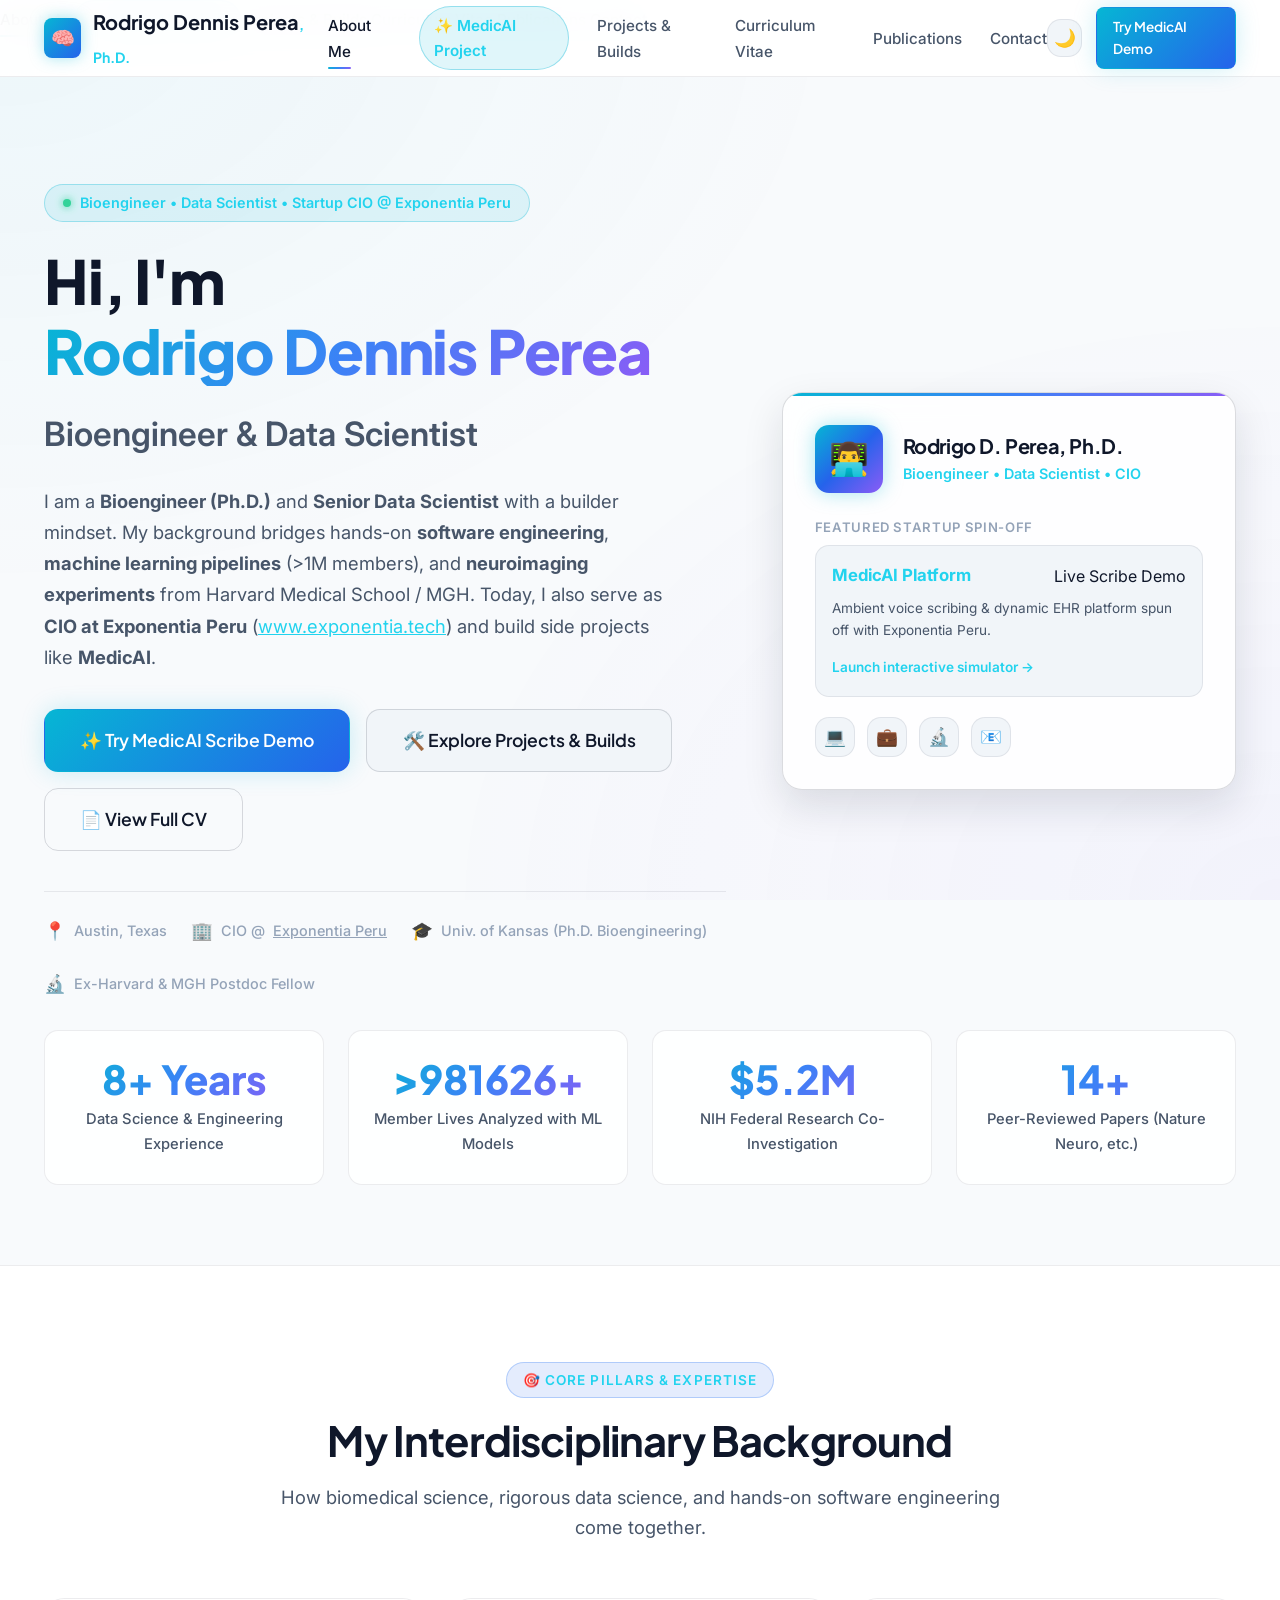
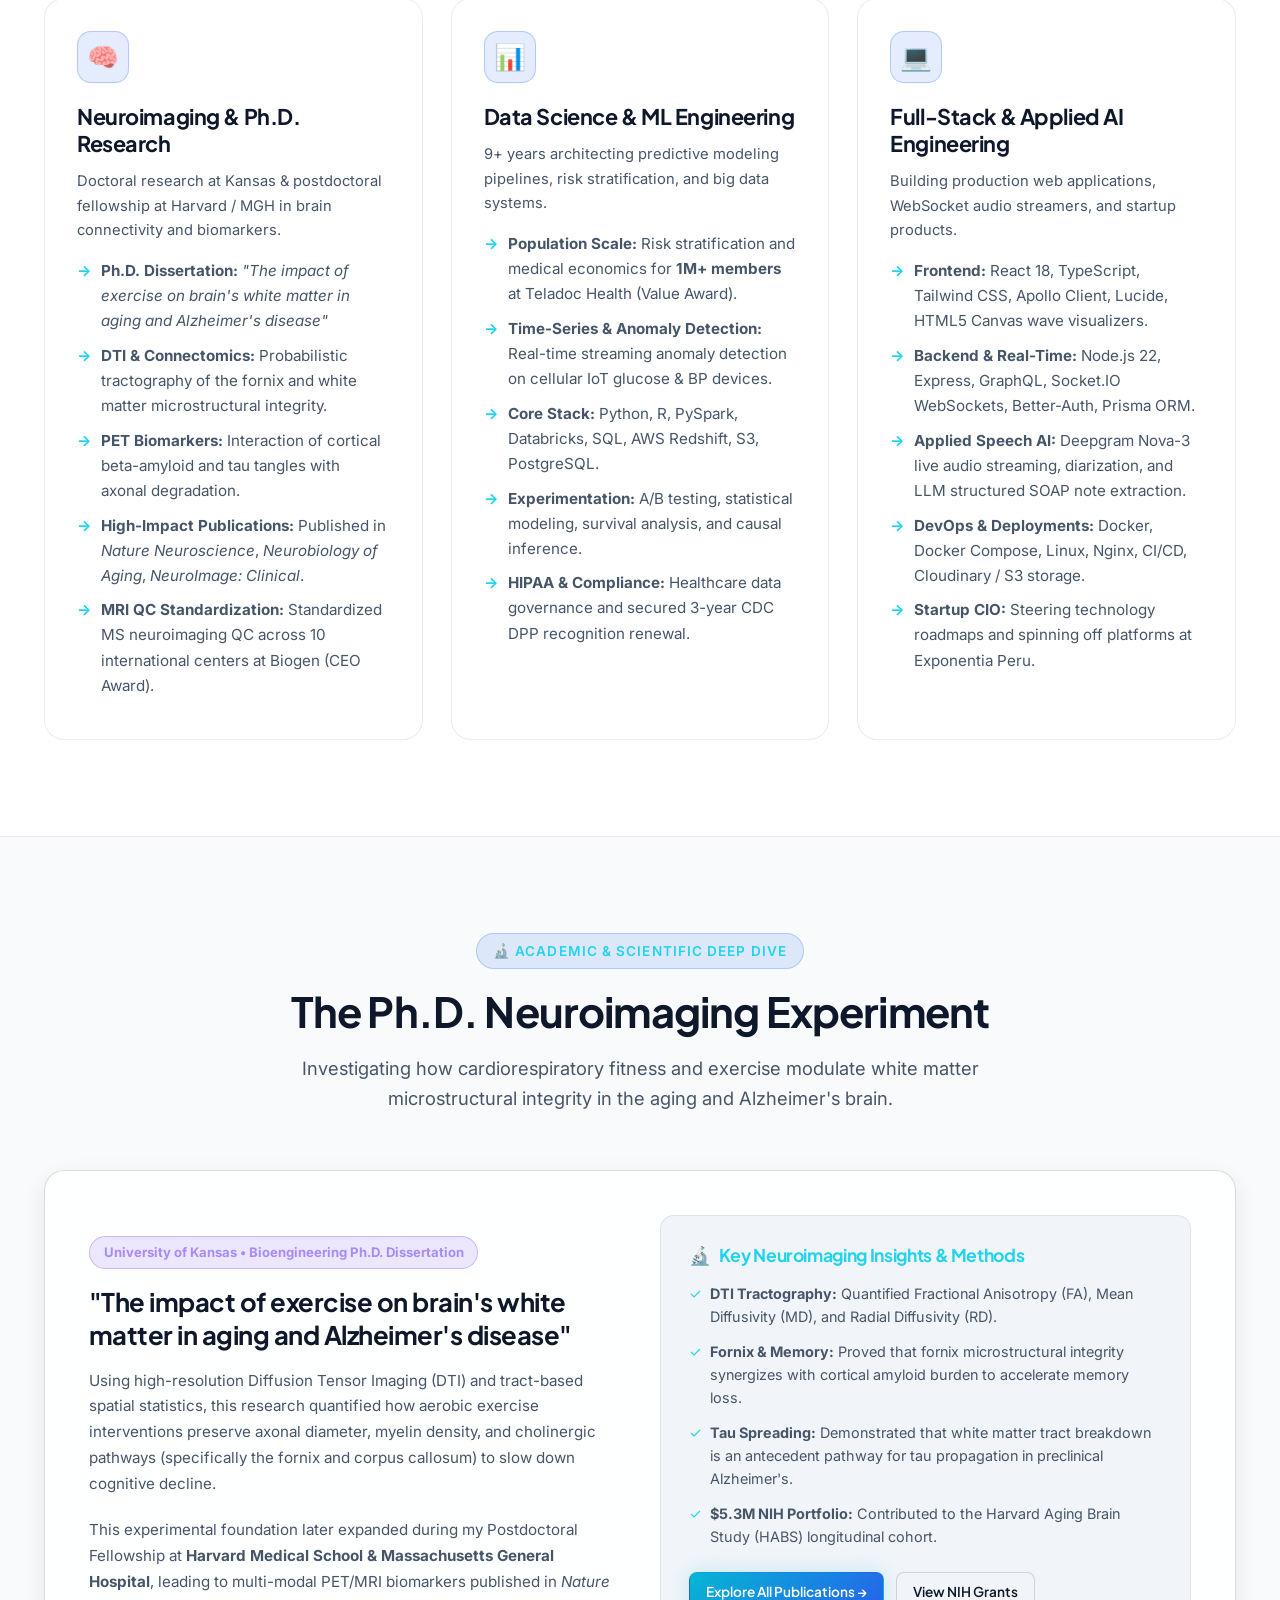
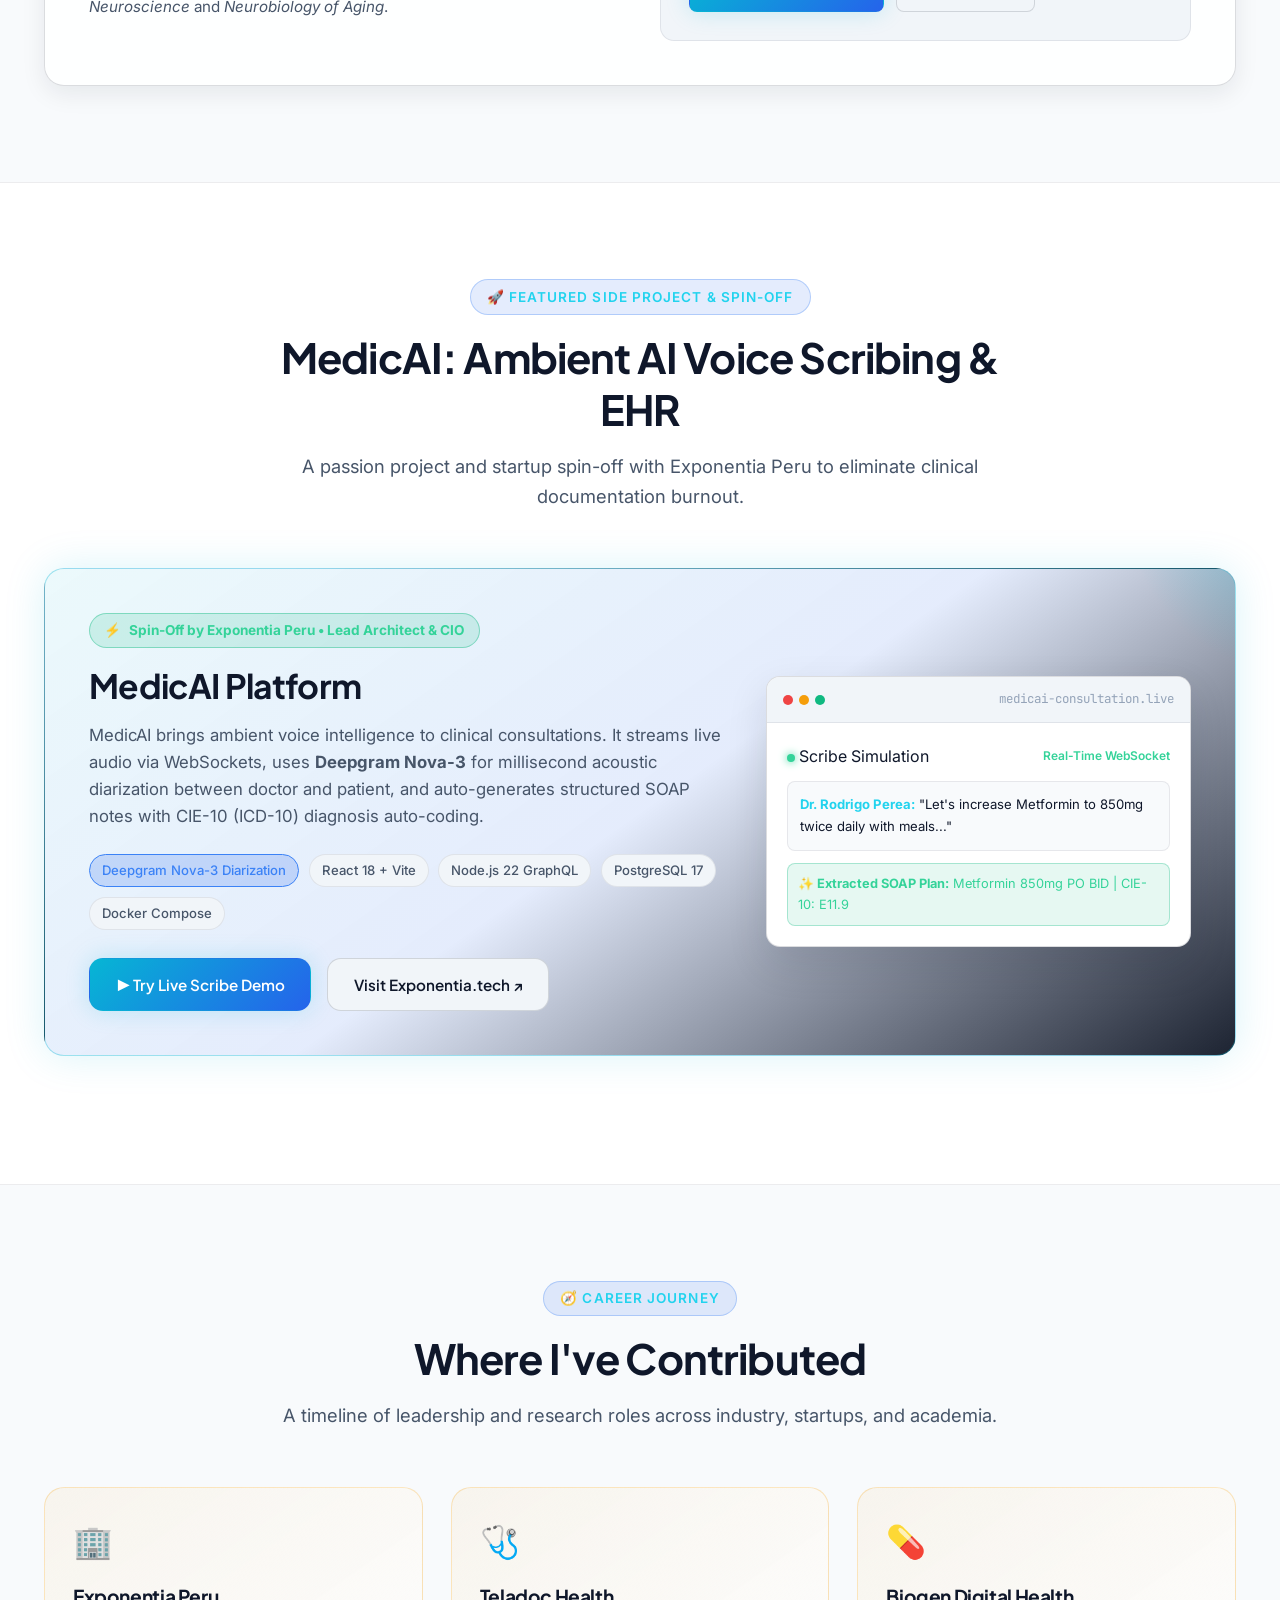
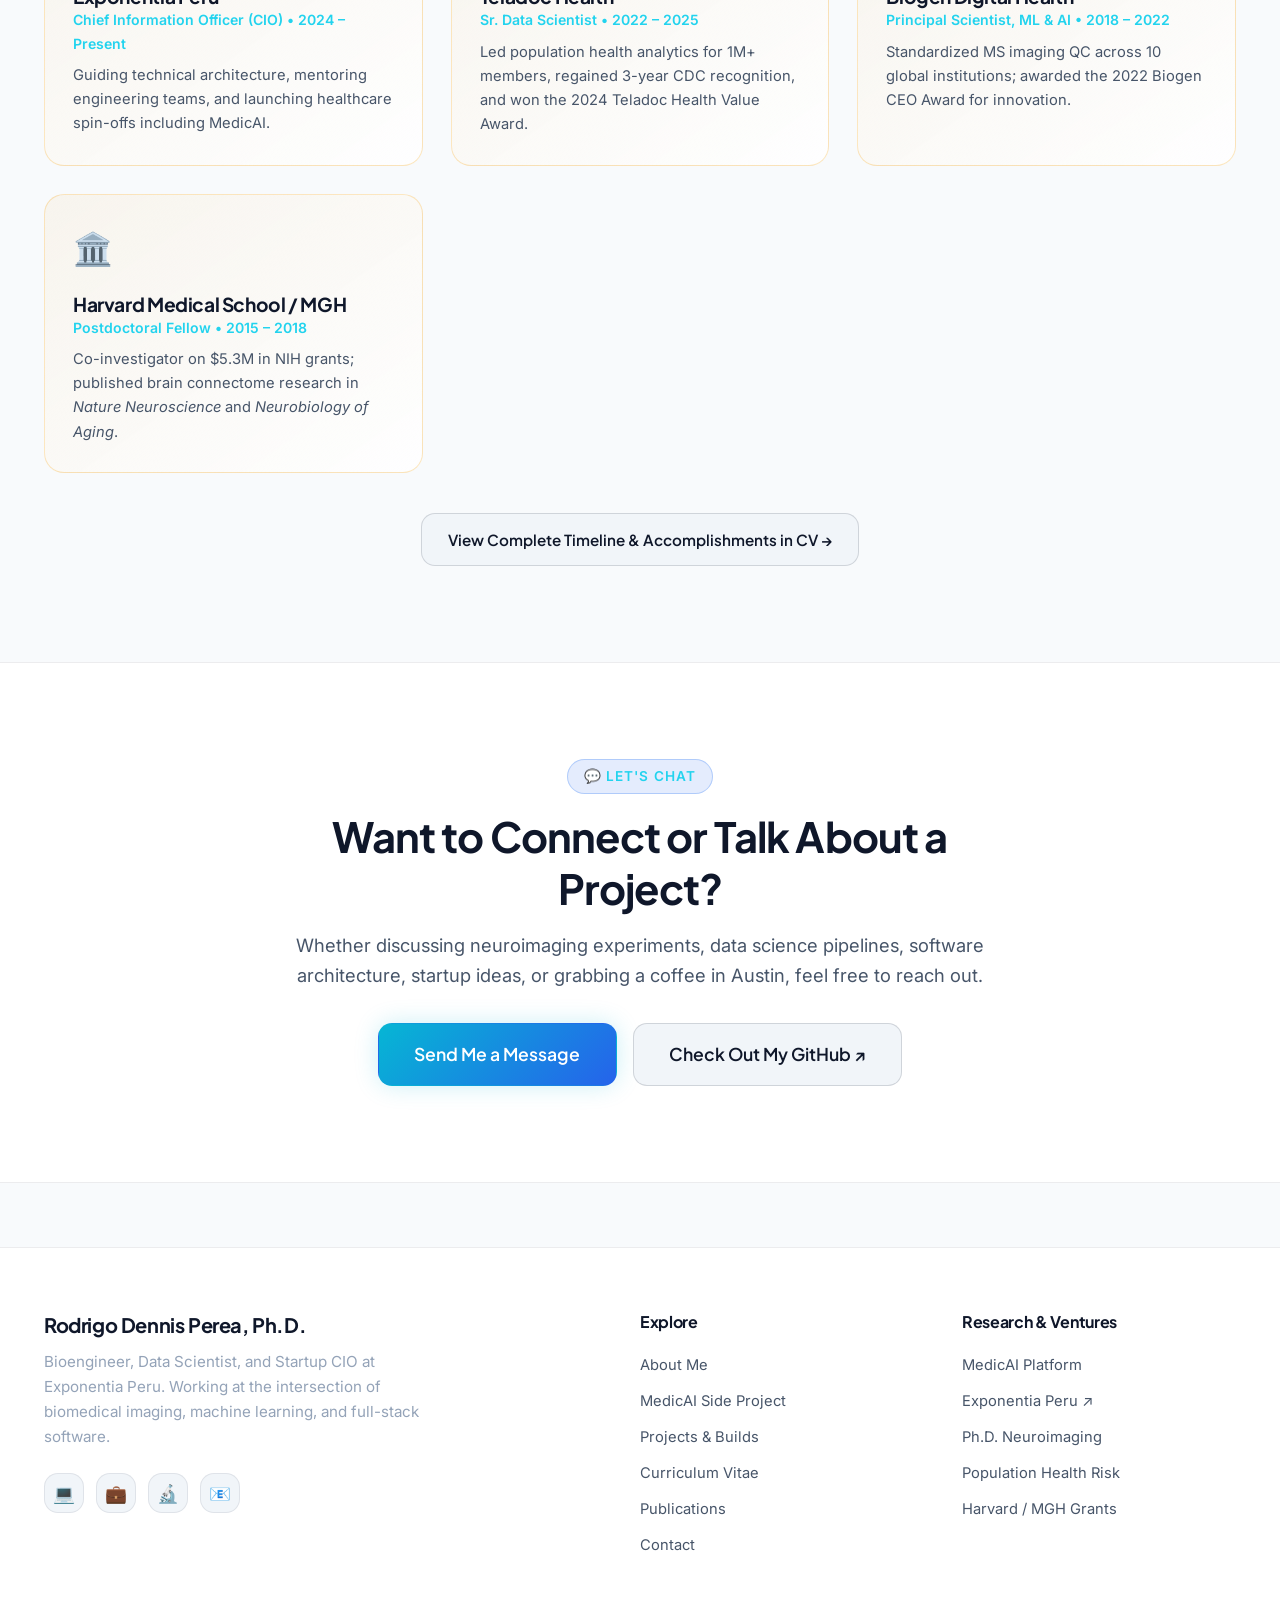
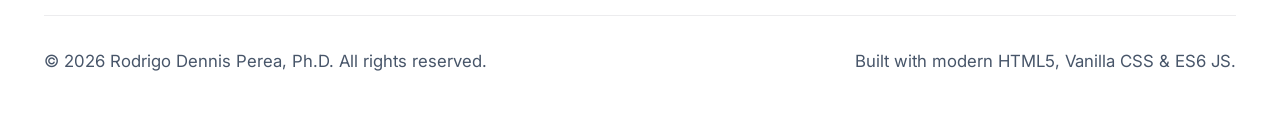
<file: index.html>
<!DOCTYPE html>
<html lang="en" data-theme="dark">
<head>
    <meta charset="UTF-8">
    <meta name="viewport" content="width=device-width, initial-scale=1.0">
    <title>Rodrigo Dennis Perea, Ph.D. | Bioengineer, Data Scientist & Builder</title>
    <meta name="description" content="Personal portfolio of Rodrigo Dennis Perea, Ph.D. - Bioengineer, Data Scientist, and Startup CIO at Exponentia Peru. Neuroimaging research, full-stack AI engineering, and side projects like MedicAI.">
    <meta name="keywords" content="Rodrigo Dennis Perea, Rodrigo Perea, Bioengineering, Neuroimaging, Data Science, Machine Learning, Full-Stack, MedicAI, Exponentia Peru, Harvard, Austin TX">
    
    <!-- Open Graph / Social Meta -->
    <meta property="og:type" content="website">
    <meta property="og:title" content="Rodrigo Dennis Perea, Ph.D. | Bioengineer, Data Scientist & Builder">
    <meta property="og:description" content="Neuroimaging research, full-stack AI engineering, and side projects like MedicAI.">
    
    <!-- CSS Stylesheets -->
    <link rel="stylesheet" href="css/design-tokens.css">
    <link rel="stylesheet" href="css/base.css">
    <link rel="stylesheet" href="css/components.css">
    
    <!-- Favicon -->
    <link rel="icon" type="image/svg+xml" href="data:image/svg+xml,<svg xmlns='http://www.w3.org/2000/svg' viewBox='0 0 100 100'><text y='.9em' font-size='90'>🧠</text></svg>">
</head>
<body>

    <!-- Glassmorphic Navigation -->
    <nav class="navbar" id="navbar">
        <div class="nav-container">
            <a href="index.html" class="nav-brand">
                <div class="brand-avatar">🧠</div>
                <span>Rodrigo Dennis Perea<span style="color: var(--cyan-light); font-size: 0.88rem;">, Ph.D.</span></span>
            </a>

            <ul class="nav-links">
                <li><a href="index.html" class="nav-link active">About Me</a></li>
                <li><a href="medicai.html" class="nav-link nav-link-flagship">✨ MedicAI Project</a></li>
                <li><a href="projects.html" class="nav-link">Projects & Builds</a></li>
                <li><a href="cv.html" class="nav-link">Curriculum Vitae</a></li>
                <li><a href="publications.html" class="nav-link">Publications</a></li>
                <li><a href="contact.html" class="nav-link">Contact</a></li>
            </ul>

            <div class="nav-actions">
                <button class="theme-toggle-btn" id="theme-toggle-btn" title="Toggle Theme" aria-label="Toggle Dark/Light Mode">☀️</button>
                <a href="medicai.html" class="btn btn-cyan btn-sm">Try MedicAI Demo</a>
                <button class="mobile-menu-btn" id="mobile-menu-btn" aria-label="Open Navigation Menu">☰</button>
            </div>
        </div>
    </nav>

    <!-- Mobile Navigation Drawer -->
    <div class="mobile-nav-drawer" id="mobile-nav-drawer">
        <a href="index.html" class="nav-link active">About Me</a>
        <a href="medicai.html" class="nav-link nav-link-flagship">✨ MedicAI Project</a>
        <a href="projects.html" class="nav-link">Projects & Builds</a>
        <a href="cv.html" class="nav-link">Curriculum Vitae</a>
        <a href="publications.html" class="nav-link">Publications</a>
        <a href="contact.html" class="nav-link">Contact</a>
    </div>

    <!-- Personal Hero Section -->
    <header class="hero">
        <div class="container">
            <div class="hero-grid">
                <div class="hero-content">
                    <div class="hero-badge-container">
                        <span class="hero-badge">
                            <span class="live-indicator"></span> Bioengineer • Data Scientist • Startup CIO @ Exponentia Peru
                        </span>
                    </div>

                    <h1 class="hero-title">
                        Hi, I'm <br>
                        <span class="gradient-text">Rodrigo Dennis Perea</span>
                    </h1>

                    <div class="hero-typed-role">
                        <span id="hero-typed-text">Bioengineer & Data Scientist</span>
                    </div>

                    <p class="hero-desc">
                        I am a <strong>Bioengineer (Ph.D.)</strong> and <strong>Senior Data Scientist</strong> with a builder mindset. My background bridges hands-on <strong>software engineering</strong>, <strong>machine learning pipelines</strong> (>1M members), and <strong>neuroimaging experiments</strong> from Harvard Medical School / MGH. Today, I also serve as <strong>CIO at Exponentia Peru</strong> (<a href="https://www.exponentia.tech" target="_blank" style="color: var(--cyan-light); text-decoration: underline;">www.exponentia.tech</a>) and build side projects like <strong>MedicAI</strong>.
                    </p>

                    <div class="hero-cta">
                        <a href="medicai.html" class="btn btn-cyan btn-lg">
                            <span>✨ Try MedicAI Scribe Demo</span>
                        </a>
                        <a href="projects.html" class="btn btn-secondary btn-lg">
                            <span>🛠️ Explore Projects & Builds</span>
                        </a>
                        <a href="cv.html" class="btn btn-outline btn-lg">
                            <span>📄 View Full CV</span>
                        </a>
                    </div>

                    <div class="hero-trust-badges">
                        <div class="trust-item"><span class="icon">📍</span> Austin, Texas</div>
                        <div class="trust-item"><span class="icon">🏢</span> CIO @ <a href="https://www.exponentia.tech" target="_blank" style="color: inherit; text-decoration: underline;">Exponentia Peru</a></div>
                        <div class="trust-item"><span class="icon">🎓</span> Univ. of Kansas (Ph.D. Bioengineering)</div>
                        <div class="trust-item"><span class="icon">🔬</span> Ex-Harvard & MGH Postdoc Fellow</div>
                    </div>
                </div>

                <!-- Hero Visual Glass Card -->
                <div class="hero-visual">
                    <div class="hero-glass-card animate-float">
                        <div class="hero-profile-header">
                            <div class="hero-profile-avatar">👨‍💻</div>
                            <div class="hero-profile-title">
                                <h3>Rodrigo D. Perea, Ph.D.</h3>
                                <p>Bioengineer • Data Scientist • CIO</p>
                            </div>
                        </div>

                        <!-- Mini Project Callout -->
                        <div style="margin-bottom: 1.25rem;">
                            <div style="font-size: 0.82rem; color: var(--text-muted); margin-bottom: 0.4rem; font-weight: 600; text-transform: uppercase; letter-spacing: 0.05em;">Featured Startup Spin-Off</div>
                            <div style="background: var(--bg-tertiary); border: 1px solid var(--border-subtle); border-radius: var(--radius-md); padding: 1rem;">
                                <div style="display: flex; justify-content: space-between; align-items: center; margin-bottom: 0.4rem;">
                                    <span style="font-weight: 700; color: var(--cyan-light); font-size: 1.05rem;">MedicAI Platform</span>
                                    <span class="status-pill ready">Live Scribe Demo</span>
                                </div>
                                <p style="font-size: 0.85rem; color: var(--text-secondary); margin-bottom: 0.75rem;">
                                    Ambient voice scribing & dynamic EHR platform spun off with Exponentia Peru.
                                </p>
                                <a href="medicai.html" style="font-size: 0.85rem; font-weight: 600; color: var(--cyan-light); display: inline-flex; align-items: center; gap: 0.3rem;">
                                    Launch interactive simulator →
                                </a>
                            </div>
                        </div>

                        <!-- Social Buttons -->
                        <div style="display: flex; gap: 0.75rem;">
                            <a href="https://github.com/rperea14" target="_blank" class="social-btn" title="GitHub">💻</a>
                            <a href="https://www.linkedin.com/in/rperea" target="_blank" class="social-btn" title="LinkedIn">💼</a>
                            <a href="https://scholar.google.com/citations?user=7rtswHUAAAAJ&hl=en" target="_blank" class="social-btn" title="Google Scholar">🔬</a>
                            <a href="mailto:rperea14@live.com" class="social-btn" title="Email">📧</a>
                        </div>
                    </div>
                </div>
            </div>

            <!-- Quantitative Snapshot Grid -->
            <div class="stats-grid">
                <div class="stat-card">
                    <div class="stat-number" data-target="9" data-suffix="+ Years">9+ Years</div>
                    <div class="stat-label">Data Science & Engineering Experience</div>
                </div>
                <div class="stat-card">
                    <div class="stat-number" data-target="1000000" data-prefix=">" data-suffix="+">1M+</div>
                    <div class="stat-label">Member Lives Analyzed with ML Models</div>
                </div>
                <div class="stat-card">
                    <div class="stat-number" data-target="5.3" data-prefix="$" data-suffix="M">$5.3M</div>
                    <div class="stat-label">NIH Federal Research Co-Investigation</div>
                </div>
                <div class="stat-card">
                    <div class="stat-number" data-target="15" data-suffix="+">15+</div>
                    <div class="stat-label">Peer-Reviewed Papers (Nature Neuro, etc.)</div>
                </div>
            </div>
        </div>
    </header>

    <!-- 3 Core Pillars: Neuroimaging Research, Data Science, Software Engineering -->
    <section class="section section-alt">
        <div class="container">
            <div class="section-header">
                <span class="section-badge">🎯 Core Pillars & Expertise</span>
                <h2 class="section-title">My Interdisciplinary Background</h2>
                <p class="section-subtitle">
                    How biomedical science, rigorous data science, and hands-on software engineering come together.
                </p>
            </div>

            <div class="competency-grid">
                <!-- Pillar 1: Neuroimaging & Ph.D. Science -->
                <div class="competency-card">
                    <div class="competency-icon">🧠</div>
                    <h3>Neuroimaging & Ph.D. Research</h3>
                    <p style="font-size: 0.92rem; color: var(--text-secondary); margin-bottom: 1rem;">
                        Doctoral research at Kansas & postdoctoral fellowship at Harvard / MGH in brain connectivity and biomarkers.
                    </p>
                    <ul class="competency-list">
                        <li><strong>Ph.D. Dissertation:</strong> <em>"The impact of exercise on brain's white matter in aging and Alzheimer's disease"</em></li>
                        <li><strong>DTI & Connectomics:</strong> Probabilistic tractography of the fornix and white matter microstructural integrity.</li>
                        <li><strong>PET Biomarkers:</strong> Interaction of cortical beta-amyloid and tau tangles with axonal degradation.</li>
                        <li><strong>High-Impact Publications:</strong> Published in <em>Nature Neuroscience</em>, <em>Neurobiology of Aging</em>, <em>NeuroImage: Clinical</em>.</li>
                        <li><strong>MRI QC Standardization:</strong> Standardized MS neuroimaging QC across 10 international centers at Biogen (CEO Award).</li>
                    </ul>
                </div>

                <!-- Pillar 2: Data Science & ML -->
                <div class="competency-card">
                    <div class="competency-icon">📊</div>
                    <h3>Data Science & ML Engineering</h3>
                    <p style="font-size: 0.92rem; color: var(--text-secondary); margin-bottom: 1rem;">
                        9+ years architecting predictive modeling pipelines, risk stratification, and big data systems.
                    </p>
                    <ul class="competency-list">
                        <li><strong>Population Scale:</strong> Risk stratification and medical economics for <strong>1M+ members</strong> at Teladoc Health (Value Award).</li>
                        <li><strong>Time-Series & Anomaly Detection:</strong> Real-time streaming anomaly detection on cellular IoT glucose & BP devices.</li>
                        <li><strong>Core Stack:</strong> Python, R, PySpark, Databricks, SQL, AWS Redshift, S3, PostgreSQL.</li>
                        <li><strong>Experimentation:</strong> A/B testing, statistical modeling, survival analysis, and causal inference.</li>
                        <li><strong>HIPAA & Compliance:</strong> Healthcare data governance and secured 3-year CDC DPP recognition renewal.</li>
                    </ul>
                </div>

                <!-- Pillar 3: Engineering & Software Building -->
                <div class="competency-card">
                    <div class="competency-icon">💻</div>
                    <h3>Full-Stack & Applied AI Engineering</h3>
                    <p style="font-size: 0.92rem; color: var(--text-secondary); margin-bottom: 1rem;">
                        Building production web applications, WebSocket audio streamers, and startup products.
                    </p>
                    <ul class="competency-list">
                        <li><strong>Frontend:</strong> React 18, TypeScript, Tailwind CSS, Apollo Client, Lucide, HTML5 Canvas wave visualizers.</li>
                        <li><strong>Backend & Real-Time:</strong> Node.js 22, Express, GraphQL, Socket.IO WebSockets, Better-Auth, Prisma ORM.</li>
                        <li><strong>Applied Speech AI:</strong> Deepgram Nova-3 live audio streaming, diarization, and LLM structured SOAP note extraction.</li>
                        <li><strong>DevOps & Deployments:</strong> Docker, Docker Compose, Linux, Nginx, CI/CD, Cloudinary / S3 storage.</li>
                        <li><strong>Startup CIO:</strong> Steering technology roadmaps and spinning off platforms at Exponentia Peru.</li>
                    </ul>
                </div>
            </div>
        </div>
    </section>

    <!-- Ph.D. Neuroimaging Experiment Spotlight -->
    <section class="section">
        <div class="container">
            <div class="section-header">
                <span class="section-badge">🔬 Academic & Scientific Deep Dive</span>
                <h2 class="section-title">The Ph.D. Neuroimaging Experiment</h2>
                <p class="section-subtitle">
                    Investigating how cardiorespiratory fitness and exercise modulate white matter microstructural integrity in the aging and Alzheimer's brain.
                </p>
            </div>

            <div style="background: var(--bg-card); border: 1px solid var(--border-medium); border-radius: var(--radius-lg); padding: 2.75rem; box-shadow: var(--shadow-md);">
                <div style="display: grid; grid-template-columns: 1fr 1fr; gap: 2.5rem; align-items: center;">
                    <div>
                        <div style="display: inline-block; padding: 0.3rem 0.85rem; border-radius: var(--radius-full); background: rgba(139, 92, 246, 0.15); border: 1px solid rgba(139, 92, 246, 0.35); color: var(--purple-light); font-size: 0.82rem; font-weight: 700; margin-bottom: 1rem;">
                            University of Kansas • Bioengineering Ph.D. Dissertation
                        </div>
                        <h3 style="font-size: 1.6rem; margin-bottom: 1rem; line-height: 1.3;">
                            "The impact of exercise on brain's white matter in aging and Alzheimer's disease"
                        </h3>
                        <p style="font-size: 0.95rem; color: var(--text-secondary); line-height: 1.7; margin-bottom: 1.25rem;">
                            Using high-resolution Diffusion Tensor Imaging (DTI) and tract-based spatial statistics, this research quantified how aerobic exercise interventions preserve axonal diameter, myelin density, and cholinergic pathways (specifically the fornix and corpus callosum) to slow down cognitive decline.
                        </p>
                        <p style="font-size: 0.95rem; color: var(--text-secondary); line-height: 1.7;">
                            This experimental foundation later expanded during my Postdoctoral Fellowship at <strong>Harvard Medical School & Massachusetts General Hospital</strong>, leading to multi-modal PET/MRI biomarkers published in <em>Nature Neuroscience</em> and <em>Neurobiology of Aging</em>.
                        </p>
                    </div>

                    <div style="background: var(--bg-tertiary); border: 1px solid var(--border-subtle); border-radius: var(--radius-md); padding: 1.75rem;">
                        <h4 style="font-size: 1.1rem; color: var(--cyan-light); margin-bottom: 1rem; display: flex; align-items: center; gap: 0.5rem;">
                            <span>🔬</span> Key Neuroimaging Insights & Methods
                        </h4>
                        <ul style="list-style: none; padding-left: 0; font-size: 0.9rem; color: var(--text-secondary); line-height: 1.6;">
                            <li style="margin-bottom: 0.75rem; position: relative; padding-left: 1.3rem;">
                                <span style="position: absolute; left: 0; color: var(--cyan-light);">✓</span>
                                <strong>DTI Tractography:</strong> Quantified Fractional Anisotropy (FA), Mean Diffusivity (MD), and Radial Diffusivity (RD).
                            </li>
                            <li style="margin-bottom: 0.75rem; position: relative; padding-left: 1.3rem;">
                                <span style="position: absolute; left: 0; color: var(--cyan-light);">✓</span>
                                <strong>Fornix & Memory:</strong> Proved that fornix microstructural integrity synergizes with cortical amyloid burden to accelerate memory loss.
                            </li>
                            <li style="margin-bottom: 0.75rem; position: relative; padding-left: 1.3rem;">
                                <span style="position: absolute; left: 0; color: var(--cyan-light);">✓</span>
                                <strong>Tau Spreading:</strong> Demonstrated that white matter tract breakdown is an antecedent pathway for tau propagation in preclinical Alzheimer's.
                            </li>
                            <li style="position: relative; padding-left: 1.3rem;">
                                <span style="position: absolute; left: 0; color: var(--cyan-light);">✓</span>
                                <strong>$5.3M NIH Portfolio:</strong> Contributed to the Harvard Aging Brain Study (HABS) longitudinal cohort.
                            </li>
                        </ul>
                        <div style="margin-top: 1.5rem; display: flex; gap: 0.75rem;">
                            <a href="publications.html" class="btn btn-cyan btn-sm">Explore All Publications →</a>
                            <a href="cv.html" class="btn btn-secondary btn-sm">View NIH Grants</a>
                        </div>
                    </div>
                </div>
            </div>
        </div>
    </section>

    <!-- Featured Side Project Spotlight: MedicAI -->
    <section class="section section-alt">
        <div class="container">
            <div class="section-header">
                <span class="section-badge">🚀 Featured Side Project & Spin-Off</span>
                <h2 class="section-title">MedicAI: Ambient AI Voice Scribing & EHR</h2>
                <p class="section-subtitle">
                    A passion project and startup spin-off with Exponentia Peru to eliminate clinical documentation burnout.
                </p>
            </div>

            <div class="flagship-card">
                <div class="flagship-content">
                    <span class="flagship-badge">
                        <span>⚡</span> Spin-Off by Exponentia Peru • Lead Architect & CIO
                    </span>
                    <h3>MedicAI Platform</h3>
                    <p>
                        MedicAI brings ambient voice intelligence to clinical consultations. It streams live audio via WebSockets, uses <strong>Deepgram Nova-3</strong> for millisecond acoustic diarization between doctor and patient, and auto-generates structured SOAP notes with CIE-10 (ICD-10) diagnosis auto-coding.
                    </p>

                    <div class="flagship-tags">
                        <span class="tag-pill active">Deepgram Nova-3 Diarization</span>
                        <span class="tag-pill">React 18 + Vite</span>
                        <span class="tag-pill">Node.js 22 GraphQL</span>
                        <span class="tag-pill">PostgreSQL 17</span>
                        <span class="tag-pill">Docker Compose</span>
                    </div>

                    <div style="display: flex; gap: 1rem; flex-wrap: wrap;">
                        <a href="medicai.html" class="btn btn-cyan">
                            <span>▶ Try Live Scribe Demo</span>
                        </a>
                        <a href="https://www.exponentia.tech" target="_blank" class="btn btn-secondary">
                            <span>Visit Exponentia.tech ↗</span>
                        </a>
                    </div>
                </div>

                <div class="flagship-mockup">
                    <div class="mockup-header">
                        <div class="mockup-dots">
                            <span></span><span></span><span></span>
                        </div>
                        <span style="font-family: var(--font-mono); font-size: 0.78rem; color: var(--text-muted);">medicai-consultation.live</span>
                    </div>
                    <div class="mockup-body">
                        <div style="display: flex; justify-content: space-between; align-items: center; margin-bottom: 0.75rem;">
                            <span class="status-pill recording"><span class="live-indicator"></span> Scribe Simulation</span>
                            <span style="font-size: 0.75rem; color: var(--emerald-light); font-weight: 600;">Real-Time WebSocket</span>
                        </div>
                        <div style="background: var(--bg-primary); border-radius: var(--radius-sm); padding: 0.75rem; font-size: 0.82rem; margin-bottom: 0.75rem; border: 1px solid var(--border-subtle);">
                            <strong style="color: var(--cyan-light);">Dr. Rodrigo Perea:</strong> "Let's increase Metformin to 850mg twice daily with meals..."
                        </div>
                        <div style="background: rgba(16, 185, 129, 0.1); border: 1px solid rgba(16, 185, 129, 0.3); border-radius: var(--radius-sm); padding: 0.6rem; font-size: 0.8rem; color: var(--emerald-light);">
                            <strong>✨ Extracted SOAP Plan:</strong> Metformin 850mg PO BID | CIE-10: E11.9
                        </div>
                    </div>
                </div>
            </div>
        </div>
    </section>

    <!-- Career Snapshot -->
    <section class="section">
        <div class="container">
            <div class="section-header">
                <span class="section-badge">🧭 Career Journey</span>
                <h2 class="section-title">Where I've Contributed</h2>
                <p class="section-subtitle">
                    A timeline of leadership and research roles across industry, startups, and academia.
                </p>
            </div>

            <div class="card-grid">
                <div class="award-card">
                    <div class="award-icon">🏢</div>
                    <h4>Exponentia Peru</h4>
                    <p style="font-size: 0.88rem; color: var(--cyan-light); font-weight: 600; margin-bottom: 0.5rem;">Chief Information Officer (CIO) • 2024 – Present</p>
                    <p style="font-size: 0.92rem; color: var(--text-secondary);">
                        Guiding technical architecture, mentoring engineering teams, and launching healthcare spin-offs including MedicAI.
                    </p>
                </div>

                <div class="award-card">
                    <div class="award-icon">🩺</div>
                    <h4>Teladoc Health</h4>
                    <p style="font-size: 0.88rem; color: var(--cyan-light); font-weight: 600; margin-bottom: 0.5rem;">Sr. Data Scientist • 2022 – 2025</p>
                    <p style="font-size: 0.92rem; color: var(--text-secondary);">
                        Led population health analytics for 1M+ members, regained 3-year CDC recognition, and won the 2024 Teladoc Health Value Award.
                    </p>
                </div>

                <div class="award-card">
                    <div class="award-icon">💊</div>
                    <h4>Biogen Digital Health</h4>
                    <p style="font-size: 0.88rem; color: var(--cyan-light); font-weight: 600; margin-bottom: 0.5rem;">Principal Scientist, ML & AI • 2018 – 2022</p>
                    <p style="font-size: 0.92rem; color: var(--text-secondary);">
                        Standardized MS imaging QC across 10 global institutions; awarded the 2022 Biogen CEO Award for innovation.
                    </p>
                </div>

                <div class="award-card">
                    <div class="award-icon">🏛️</div>
                    <h4>Harvard Medical School / MGH</h4>
                    <p style="font-size: 0.88rem; color: var(--cyan-light); font-weight: 600; margin-bottom: 0.5rem;">Postdoctoral Fellow • 2015 – 2018</p>
                    <p style="font-size: 0.92rem; color: var(--text-secondary);">
                        Co-investigator on $5.3M in NIH grants; published brain connectome research in <em>Nature Neuroscience</em> and <em>Neurobiology of Aging</em>.
                    </p>
                </div>
            </div>

            <div style="text-align: center; margin-top: 2.5rem;">
                <a href="cv.html" class="btn btn-secondary">
                    <span>View Complete Timeline & Accomplishments in CV →</span>
                </a>
            </div>
        </div>
    </section>

    <!-- Connect & Contact CTA -->
    <section class="section section-alt">
        <div class="container" style="text-align: center; max-width: 780px;">
            <span class="section-badge">💬 Let's Chat</span>
            <h2 class="section-title">Want to Connect or Talk About a Project?</h2>
            <p class="section-subtitle" style="margin-bottom: 2rem;">
                Whether discussing neuroimaging experiments, data science pipelines, software architecture, startup ideas, or grabbing a coffee in Austin, feel free to reach out.
            </p>
            <div style="display: flex; justify-content: center; gap: 1rem; flex-wrap: wrap;">
                <a href="contact.html" class="btn btn-cyan btn-lg">Send Me a Message</a>
                <a href="https://github.com/rperea14" target="_blank" class="btn btn-secondary btn-lg">Check Out My GitHub ↗</a>
            </div>
        </div>
    </section>

    <!-- Footer -->
    <footer class="footer">
        <div class="container">
            <div class="footer-grid">
                <div class="footer-brand">
                    <h4>Rodrigo Dennis Perea, Ph.D.</h4>
                    <p>Bioengineer, Data Scientist, and Startup CIO at Exponentia Peru. Working at the intersection of biomedical imaging, machine learning, and full-stack software.</p>
                    <div class="social-links">
                        <a href="https://github.com/rperea14" target="_blank" class="social-btn" title="GitHub">💻</a>
                        <a href="https://www.linkedin.com/in/rperea" target="_blank" class="social-btn" title="LinkedIn">💼</a>
                        <a href="https://scholar.google.com/citations?user=7rtswHUAAAAJ&hl=en" target="_blank" class="social-btn" title="Google Scholar">🔬</a>
                        <a href="mailto:rperea14@live.com" class="social-btn" title="Email">📧</a>
                    </div>
                </div>

                <div class="footer-col">
                    <h5>Explore</h5>
                    <ul class="footer-links">
                        <li><a href="index.html">About Me</a></li>
                        <li><a href="medicai.html">MedicAI Side Project</a></li>
                        <li><a href="projects.html">Projects & Builds</a></li>
                        <li><a href="cv.html">Curriculum Vitae</a></li>
                        <li><a href="publications.html">Publications</a></li>
                        <li><a href="contact.html">Contact</a></li>
                    </ul>
                </div>

                <div class="footer-col">
                    <h5>Research & Ventures</h5>
                    <ul class="footer-links">
                        <li><a href="medicai.html">MedicAI Platform</a></li>
                        <li><a href="https://www.exponentia.tech" target="_blank">Exponentia Peru ↗</a></li>
                        <li><a href="publications.html">Ph.D. Neuroimaging</a></li>
                        <li><a href="projects.html">Population Health Risk</a></li>
                        <li><a href="cv.html">Harvard / MGH Grants</a></li>
                    </ul>
                </div>
            </div>

            <div class="footer-bottom">
                <p>&copy; 2026 Rodrigo Dennis Perea, Ph.D. All rights reserved.</p>
                <p>Built with modern HTML5, Vanilla CSS & ES6 JS.</p>
            </div>
        </div>
    </footer>

    <!-- Scripts -->
    <script src="js/core.js"></script>
</body>
</html>
</file>
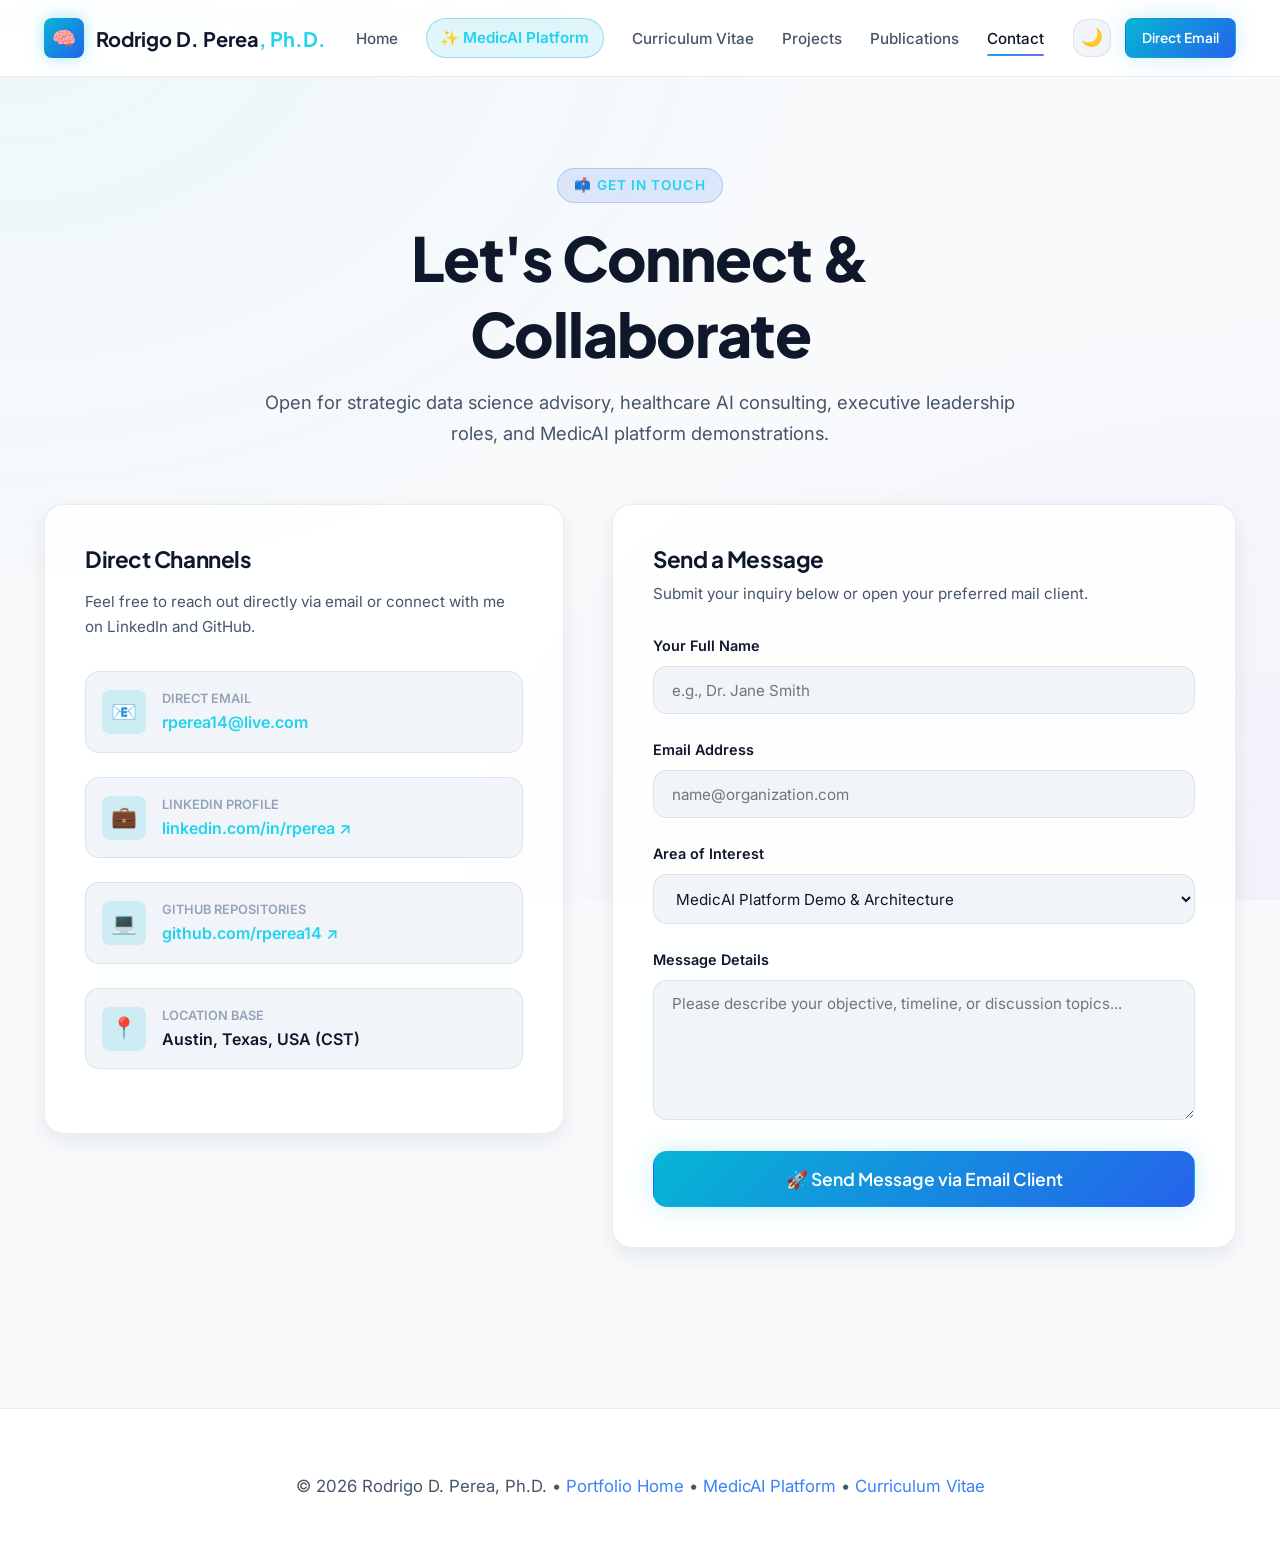
<file: contact.html>
<!DOCTYPE html>
<html lang="en" data-theme="dark">
<head>
    <meta charset="UTF-8">
    <meta name="viewport" content="width=device-width, initial-scale=1.0">
    <title>Contact & Collaboration | Rodrigo D. Perea, Ph.D.</title>
    <meta name="description" content="Connect with Dr. Rodrigo D. Perea for senior data science leadership, healthcare analytics consulting, clinical AI architecture, or MedicAI platform demos.">
    
    <!-- CSS Stylesheets -->
    <link rel="stylesheet" href="css/design-tokens.css">
    <link rel="stylesheet" href="css/base.css">
    <link rel="stylesheet" href="css/components.css">
    
    <style>
        .contact-grid {
            display: grid;
            grid-template-columns: 1fr 1.2fr;
            gap: 3rem;
            align-items: start;
        }

        .contact-info-card {
            background: var(--bg-card);
            border: 1px solid var(--border-subtle);
            border-radius: var(--radius-lg);
            padding: 2.5rem;
            box-shadow: var(--shadow-md);
        }

        .contact-channel {
            display: flex;
            align-items: center;
            gap: 1rem;
            margin-bottom: 1.5rem;
            padding: 1rem;
            background: var(--bg-tertiary);
            border-radius: var(--radius-md);
            border: 1px solid var(--border-subtle);
            transition: all var(--transition-fast);
        }

        .contact-channel:hover {
            border-color: var(--border-accent);
            transform: translateX(4px);
        }

        .channel-icon {
            width: 44px;
            height: 44px;
            border-radius: var(--radius-sm);
            background: rgba(6, 182, 212, 0.15);
            color: var(--cyan-light);
            display: flex;
            align-items: center;
            justify-content: center;
            font-size: 1.3rem;
            flex-shrink: 0;
        }

        .contact-form-card {
            background: var(--bg-card);
            border: 1px solid var(--border-subtle);
            border-radius: var(--radius-lg);
            padding: 2.5rem;
            box-shadow: var(--shadow-md);
        }

        .form-group {
            margin-bottom: 1.5rem;
        }

        .form-label {
            display: block;
            font-size: 0.9rem;
            font-weight: 600;
            margin-bottom: 0.5rem;
            color: var(--text-primary);
        }

        .form-control {
            width: 100%;
            padding: 0.85rem 1.1rem;
            background: var(--bg-tertiary);
            border: 1px solid var(--border-subtle);
            border-radius: var(--radius-md);
            color: var(--text-primary);
            font-size: 0.95rem;
            font-family: var(--font-body);
            outline: none;
            transition: border-color var(--transition-fast);
        }

        .form-control:focus {
            border-color: var(--cyan-light);
            box-shadow: 0 0 10px var(--cyan-glow);
        }

        textarea.form-control {
            resize: vertical;
            min-height: 140px;
        }

        @media (max-width: 900px) {
            .contact-grid {
                grid-template-columns: 1fr;
            }
        }
    </style>
</head>
<body>

    <!-- Navigation -->
    <nav class="navbar" id="navbar">
        <div class="nav-container">
            <a href="index.html" class="nav-brand">
                <div class="brand-avatar">🧠</div>
                <span>Rodrigo D. Perea<span style="color: var(--cyan-light);">, Ph.D.</span></span>
            </a>

            <ul class="nav-links">
                <li><a href="index.html" class="nav-link">Home</a></li>
                <li><a href="medicai.html" class="nav-link nav-link-flagship">✨ MedicAI Platform</a></li>
                <li><a href="cv.html" class="nav-link">Curriculum Vitae</a></li>
                <li><a href="projects.html" class="nav-link">Projects</a></li>
                <li><a href="publications.html" class="nav-link">Publications</a></li>
                <li><a href="contact.html" class="nav-link active">Contact</a></li>
            </ul>

            <div class="nav-actions">
                <button class="theme-toggle-btn" id="theme-toggle-btn" title="Toggle Theme">☀️</button>
                <a href="mailto:rperea14@live.com" class="btn btn-cyan btn-sm">Direct Email</a>
                <button class="mobile-menu-btn" id="mobile-menu-btn">☰</button>
            </div>
        </div>
    </nav>

    <!-- Mobile Drawer -->
    <div class="mobile-nav-drawer" id="mobile-nav-drawer">
        <a href="index.html" class="nav-link">Home</a>
        <a href="medicai.html" class="nav-link nav-link-flagship">✨ MedicAI Flagship</a>
        <a href="cv.html" class="nav-link">Curriculum Vitae</a>
        <a href="projects.html" class="nav-link">Projects</a>
        <a href="publications.html" class="nav-link">Publications</a>
        <a href="contact.html" class="nav-link active">Contact</a>
    </div>

    <!-- Main Section -->
    <main class="section" style="padding-top: 8rem;">
        <div class="container">
            
            <div class="section-header">
                <span class="section-badge">📫 Get in Touch</span>
                <h1 class="section-title">Let's Connect & Collaborate</h1>
                <p class="section-subtitle">
                    Open for strategic data science advisory, healthcare AI consulting, executive leadership roles, and MedicAI platform demonstrations.
                </p>
            </div>

            <div class="contact-grid">
                
                <!-- Left: Channels & Info -->
                <div class="contact-info-card">
                    <h3 style="font-size: 1.4rem; margin-bottom: 1rem;">Direct Channels</h3>
                    <p style="color: var(--text-secondary); margin-bottom: 2rem; font-size: 0.95rem;">
                        Feel free to reach out directly via email or connect with me on LinkedIn and GitHub.
                    </p>

                    <!-- Email -->
                    <a href="mailto:rperea14@live.com" class="contact-channel" style="color: inherit;">
                        <div class="channel-icon">📧</div>
                        <div>
                            <div style="font-size: 0.8rem; color: var(--text-muted); font-weight: 600; text-transform: uppercase;">Direct Email</div>
                            <div style="font-weight: 600; color: var(--cyan-light);">rperea14@live.com</div>
                        </div>
                    </a>

                    <!-- LinkedIn -->
                    <a href="https://www.linkedin.com/in/rperea" target="_blank" class="contact-channel" style="color: inherit;">
                        <div class="channel-icon">💼</div>
                        <div>
                            <div style="font-size: 0.8rem; color: var(--text-muted); font-weight: 600; text-transform: uppercase;">LinkedIn Profile</div>
                            <div style="font-weight: 600; color: var(--cyan-light);">linkedin.com/in/rperea ↗</div>
                        </div>
                    </a>

                    <!-- GitHub -->
                    <a href="https://github.com/rperea14" target="_blank" class="contact-channel" style="color: inherit;">
                        <div class="channel-icon">💻</div>
                        <div>
                            <div style="font-size: 0.8rem; color: var(--text-muted); font-weight: 600; text-transform: uppercase;">GitHub Repositories</div>
                            <div style="font-weight: 600; color: var(--cyan-light);">github.com/rperea14 ↗</div>
                        </div>
                    </a>

                    <!-- Location -->
                    <div class="contact-channel">
                        <div class="channel-icon">📍</div>
                        <div>
                            <div style="font-size: 0.8rem; color: var(--text-muted); font-weight: 600; text-transform: uppercase;">Location Base</div>
                            <div style="font-weight: 600; color: var(--text-primary);">Austin, Texas, USA (CST)</div>
                        </div>
                    </div>
                </div>

                <!-- Right: Interactive Inquiry Form -->
                <div class="contact-form-card">
                    <h3 style="font-size: 1.4rem; margin-bottom: 0.5rem;">Send a Message</h3>
                    <p style="color: var(--text-secondary); margin-bottom: 1.75rem; font-size: 0.95rem;">
                        Submit your inquiry below or open your preferred mail client.
                    </p>

                    <form id="contact-form" onsubmit="handleFormSubmit(event)">
                        <div class="form-group">
                            <label class="form-label" for="sender-name">Your Full Name</label>
                            <input type="text" id="sender-name" class="form-control" placeholder="e.g., Dr. Jane Smith" required>
                        </div>

                        <div class="form-group">
                            <label class="form-label" for="sender-email">Email Address</label>
                            <input type="email" id="sender-email" class="form-control" placeholder="name@organization.com" required>
                        </div>

                        <div class="form-group">
                            <label class="form-label" for="inquiry-type">Area of Interest</label>
                            <select id="inquiry-type" class="form-control">
                                <option value="MedicAI Platform Demo & Architecture">MedicAI Platform Demo & Architecture</option>
                                <option value="Strategic Healthcare Analytics Advisory">Strategic Healthcare Analytics Advisory</option>
                                <option value="Population Health & Risk Modeling">Population Health & Risk Modeling</option>
                                <option value="Executive / Senior AI Leadership Role">Executive / Senior AI Leadership Role</option>
                                <option value="Scientific Research & Neuroimaging Collaboration">Scientific Research & Neuroimaging Collaboration</option>
                                <option value="General Inquiry">General Inquiry</option>
                            </select>
                        </div>

                        <div class="form-group">
                            <label class="form-label" for="sender-message">Message Details</label>
                            <textarea id="sender-message" class="form-control" placeholder="Please describe your objective, timeline, or discussion topics..." required></textarea>
                        </div>

                        <button type="submit" class="btn btn-cyan btn-lg" style="width: 100%;" id="form-submit-btn">
                            <span>🚀 Send Message via Email Client</span>
                        </button>
                    </form>

                    <div id="form-feedback" style="display: none; margin-top: 1.25rem; padding: 1rem; border-radius: var(--radius-sm); font-size: 0.9rem;"></div>
                </div>

            </div>
        </div>
    </main>

    <!-- Footer -->
    <footer class="footer">
        <div class="container" style="text-align: center;">
            <p>&copy; 2026 Rodrigo D. Perea, Ph.D. • <a href="index.html">Portfolio Home</a> • <a href="medicai.html">MedicAI Platform</a> • <a href="cv.html">Curriculum Vitae</a></p>
        </div>
    </footer>

    <!-- Scripts -->
    <script src="js/core.js"></script>
    <script>
        function handleFormSubmit(e) {
            e.preventDefault();
            const name = document.getElementById('sender-name').value;
            const email = document.getElementById('sender-email').value;
            const subject = document.getElementById('inquiry-type').value;
            const body = document.getElementById('sender-message').value;

            const mailtoLink = `mailto:rperea14@live.com?subject=${encodeURIComponent(`[Portfolio Inquiry] ${subject} - ${name}`)}&body=${encodeURIComponent(`Name: ${name}\nEmail: ${email}\n\nMessage:\n${body}`)}`;
            
            window.location.href = mailtoLink;

            const feedback = document.getElementById('form-feedback');
            feedback.style.display = 'block';
            feedback.style.background = 'rgba(16, 185, 129, 0.15)';
            feedback.style.border = '1px solid rgba(16, 185, 129, 0.35)';
            feedback.style.color = 'var(--emerald-light)';
            feedback.innerHTML = `✓ Preparing email client with your message for <strong>rperea14@live.com</strong>. Thank you!`;
        }
    </script>
</body>
</html>
</file>
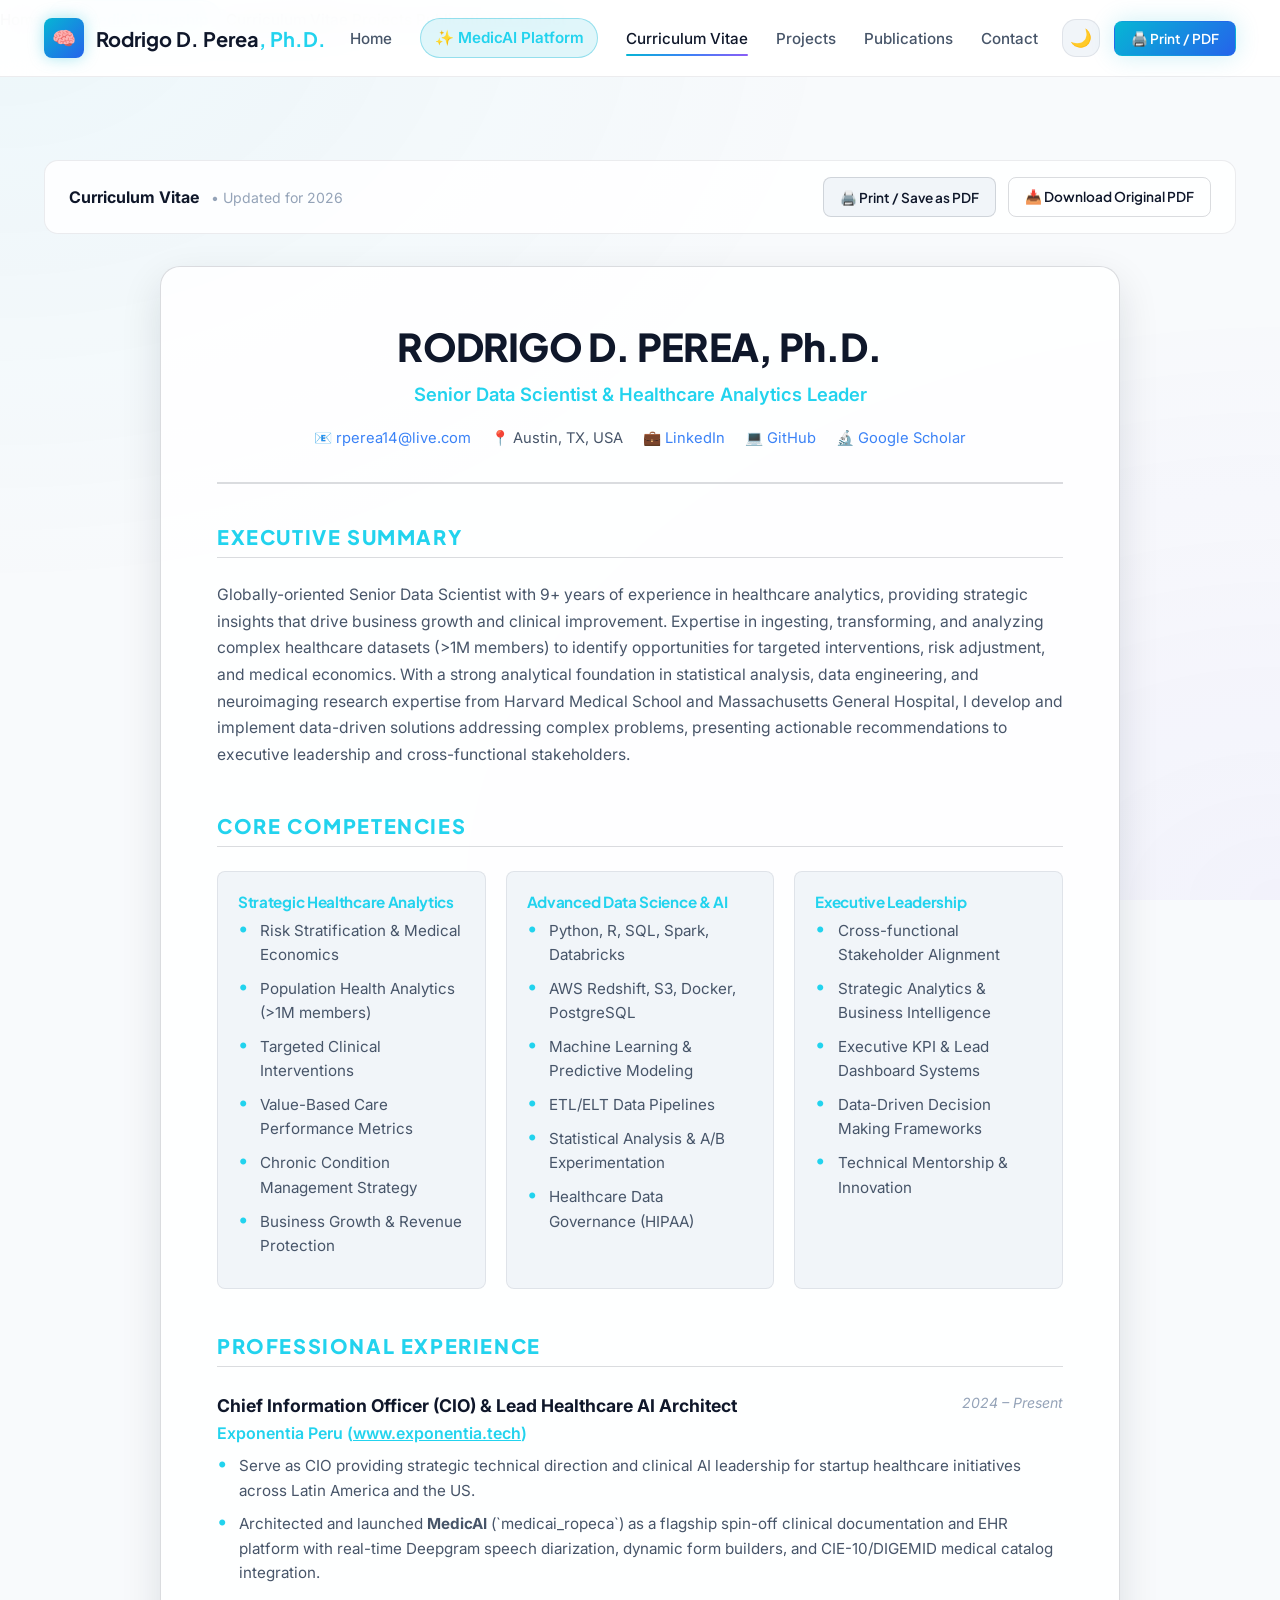
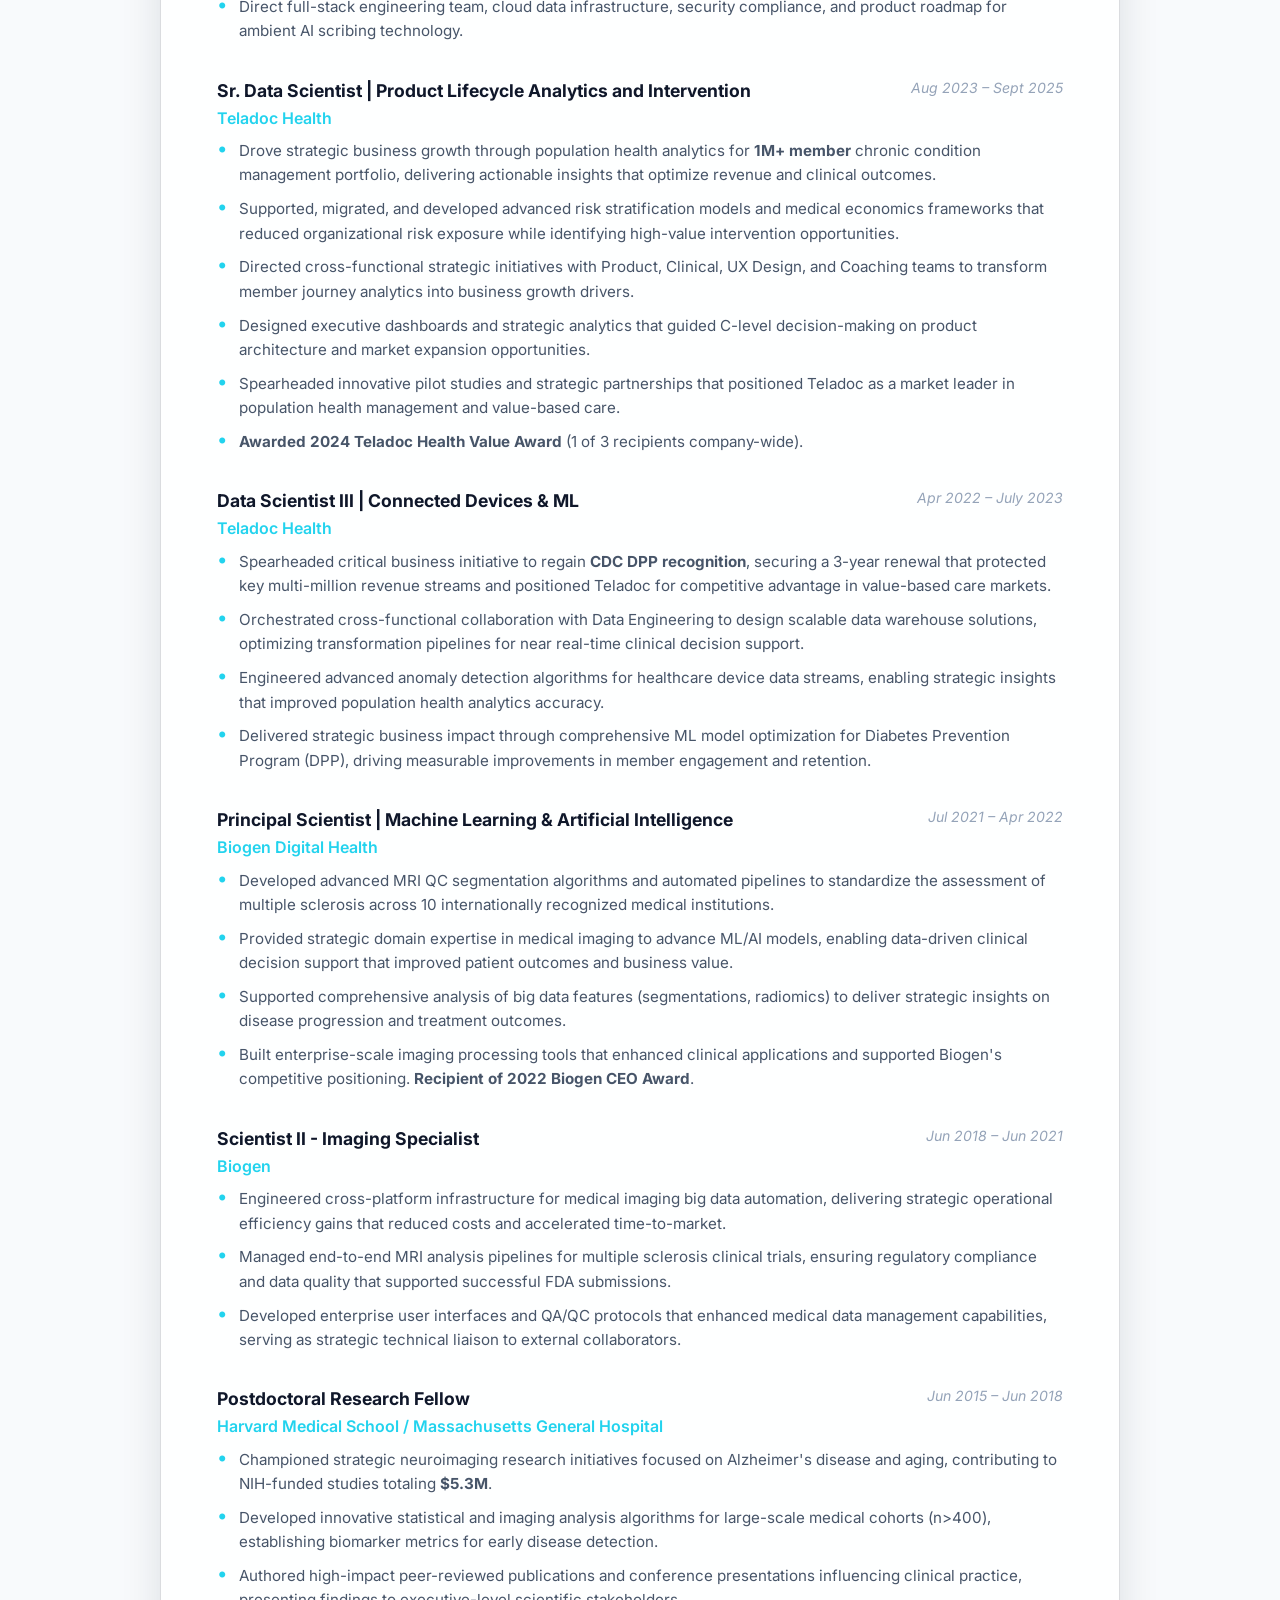
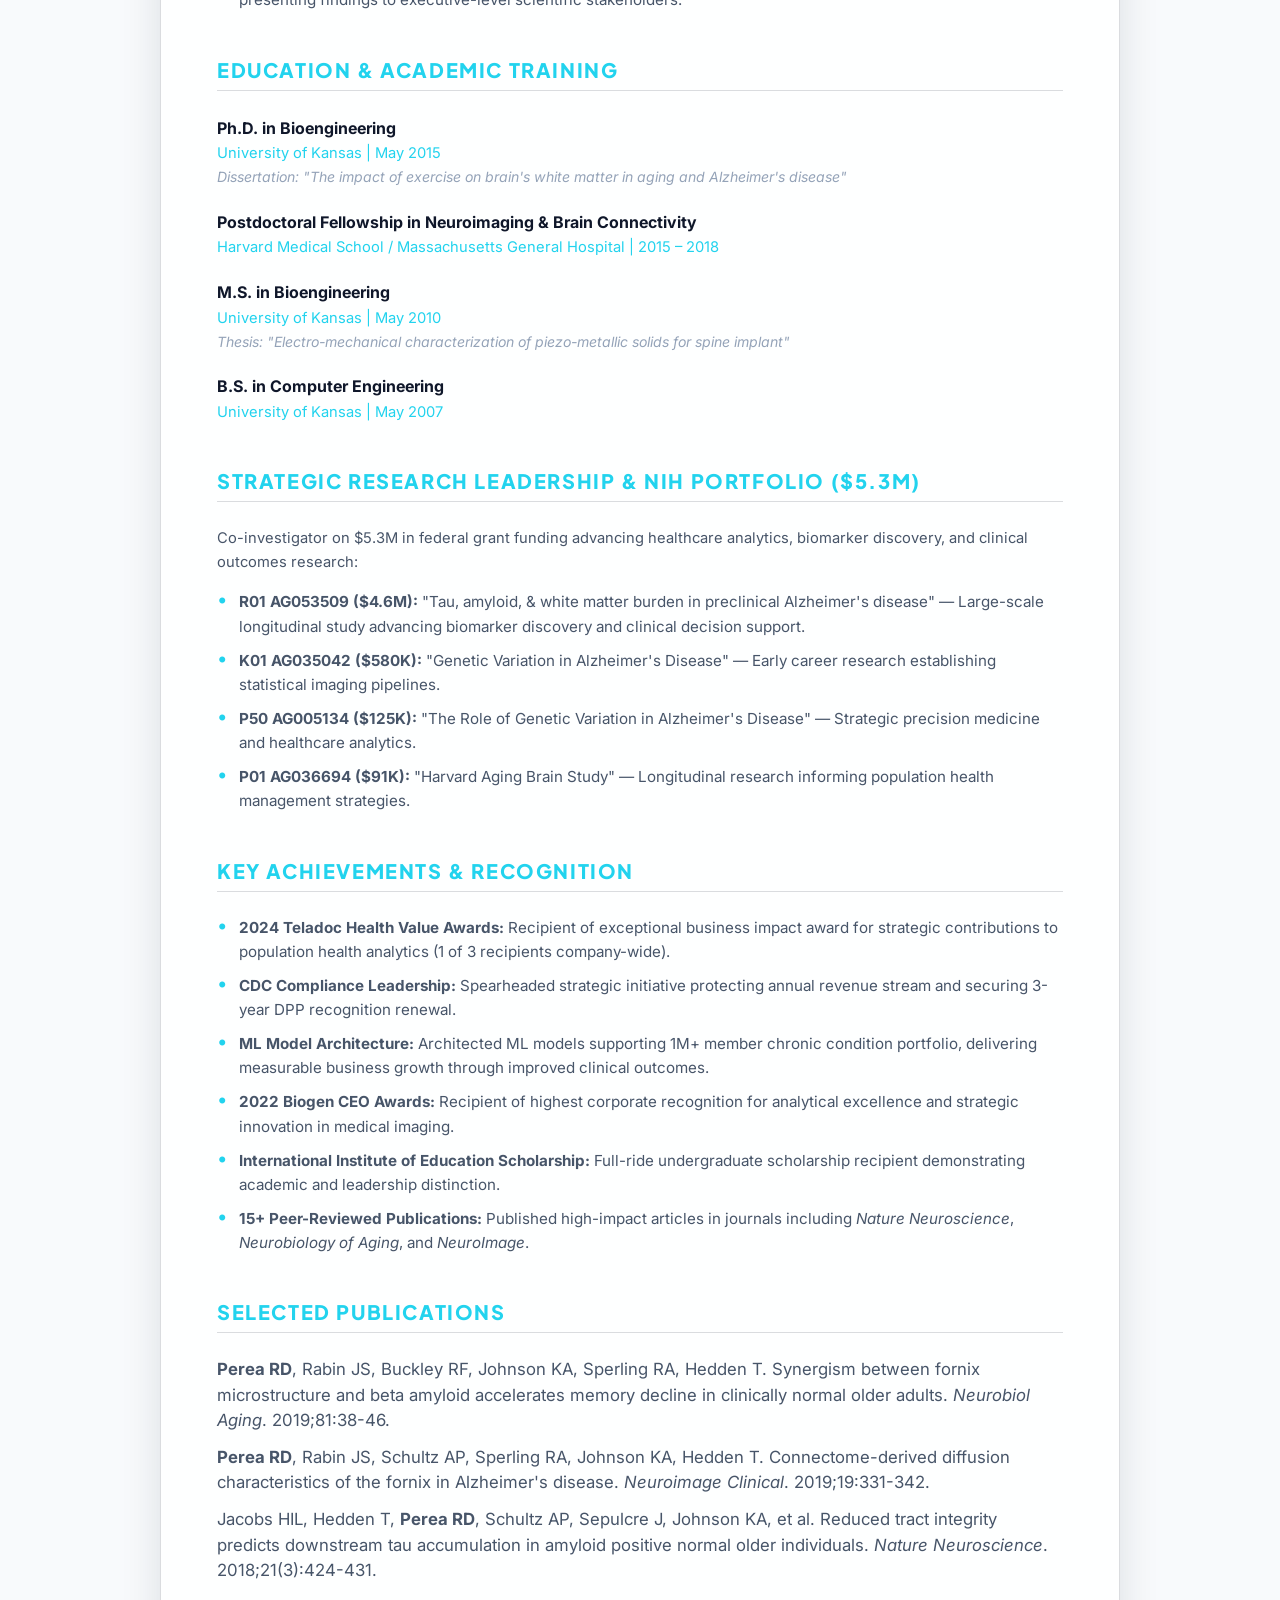
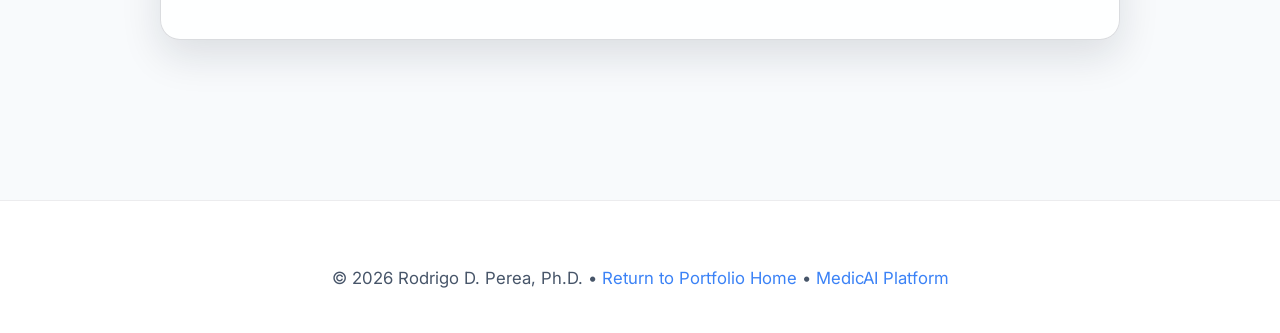
<file: cv.html>
<!DOCTYPE html>
<html lang="en" data-theme="dark">
<head>
    <meta charset="UTF-8">
    <meta name="viewport" content="width=device-width, initial-scale=1.0">
    <title>Curriculum Vitae | Rodrigo D. Perea, Ph.D. - Senior Data Scientist</title>
    <meta name="description" content="Curriculum Vitae of Dr. Rodrigo D. Perea - Senior Data Scientist & Healthcare Analytics Leader. Ex-Harvard/MGH, Biogen, Teladoc Health. 9+ years experience, $5.3M NIH grant portfolio.">
    
    <!-- CSS Stylesheets -->
    <link rel="stylesheet" href="css/design-tokens.css">
    <link rel="stylesheet" href="css/base.css">
    <link rel="stylesheet" href="css/components.css">
    
    <style>
        /* CV Specific & Print Styles */
        .cv-container {
            max-width: 960px;
            margin: 0 auto;
            background: var(--bg-card);
            border: 1px solid var(--border-medium);
            border-radius: var(--radius-lg);
            padding: 3.5rem;
            box-shadow: var(--shadow-lg);
        }

        .cv-header-block {
            text-align: center;
            border-bottom: 2px solid var(--border-medium);
            padding-bottom: 2rem;
            margin-bottom: 2.5rem;
        }

        .cv-header-block h1 {
            font-size: 2.4rem;
            color: var(--text-primary);
            margin-bottom: 0.5rem;
        }

        .cv-title-tag {
            font-size: 1.15rem;
            color: var(--cyan-light);
            font-weight: 600;
            margin-bottom: 1rem;
        }

        .cv-contact-row {
            display: flex;
            justify-content: center;
            flex-wrap: wrap;
            gap: 1.25rem;
            font-size: 0.92rem;
            color: var(--text-secondary);
        }

        .cv-section {
            margin-bottom: 2.75rem;
        }

        .cv-section-heading {
            font-size: 1.25rem;
            font-weight: 800;
            color: var(--cyan-light);
            text-transform: uppercase;
            letter-spacing: 0.08em;
            border-bottom: 1px solid var(--border-medium);
            padding-bottom: 0.5rem;
            margin-bottom: 1.5rem;
            display: flex;
            align-items: center;
            gap: 0.5rem;
        }

        .cv-job-block {
            margin-bottom: 2rem;
        }

        .cv-job-header {
            display: flex;
            justify-content: space-between;
            align-items: flex-start;
            flex-wrap: wrap;
            margin-bottom: 0.5rem;
        }

        .cv-job-title {
            font-size: 1.1rem;
            font-weight: 700;
            color: var(--text-primary);
        }

        .cv-company {
            font-size: 1rem;
            color: var(--cyan-light);
            font-weight: 600;
        }

        .cv-date {
            font-size: 0.88rem;
            color: var(--text-muted);
            font-style: italic;
        }

        .cv-bullet-list {
            list-style: none;
            padding-left: 0;
            margin-top: 0.5rem;
        }

        .cv-bullet-list li {
            position: relative;
            padding-left: 1.4rem;
            margin-bottom: 0.6rem;
            font-size: 0.95rem;
            color: var(--text-secondary);
            line-height: 1.6;
        }

        .cv-bullet-list li::before {
            content: '•';
            position: absolute;
            left: 0;
            color: var(--cyan-light);
            font-size: 1.2rem;
            line-height: 1;
        }

        .cv-action-bar {
            display: flex;
            justify-content: space-between;
            align-items: center;
            flex-wrap: wrap;
            gap: 1rem;
            margin-bottom: 2rem;
            background: var(--bg-card);
            padding: 1rem 1.5rem;
            border-radius: var(--radius-md);
            border: 1px solid var(--border-subtle);
        }

        /* Print Media Stylesheet */
        @media print {
            body {
                background: #ffffff !important;
                color: #000000 !important;
            }
            .navbar, .footer, .cv-action-bar, .mobile-nav-drawer, .theme-toggle-btn {
                display: none !important;
            }
            .section {
                padding: 0 !important;
            }
            .cv-container {
                border: none !important;
                box-shadow: none !important;
                padding: 0 !important;
                max-width: 100% !important;
                color: #111827 !important;
                background: #ffffff !important;
            }
            h1, h2, h3, h4, .cv-job-title, .cv-section-heading {
                color: #1e3a8a !important;
            }
            .cv-company {
                color: #2563eb !important;
            }
            p, li, .cv-bullet-list li {
                color: #374151 !important;
            }
            .cv-bullet-list li::before {
                color: #2563eb !important;
            }
        }
    </style>
</head>
<body>

    <!-- Navigation -->
    <nav class="navbar" id="navbar">
        <div class="nav-container">
            <a href="index.html" class="nav-brand">
                <div class="brand-avatar">🧠</div>
                <span>Rodrigo D. Perea<span style="color: var(--cyan-light);">, Ph.D.</span></span>
            </a>

            <ul class="nav-links">
                <li><a href="index.html" class="nav-link">Home</a></li>
                <li><a href="medicai.html" class="nav-link nav-link-flagship">✨ MedicAI Platform</a></li>
                <li><a href="cv.html" class="nav-link active">Curriculum Vitae</a></li>
                <li><a href="projects.html" class="nav-link">Projects</a></li>
                <li><a href="publications.html" class="nav-link">Publications</a></li>
                <li><a href="contact.html" class="nav-link">Contact</a></li>
            </ul>

            <div class="nav-actions">
                <button class="theme-toggle-btn" id="theme-toggle-btn" title="Toggle Theme">☀️</button>
                <button class="btn btn-cyan btn-sm" onclick="window.print()">🖨️ Print / PDF</button>
                <button class="mobile-menu-btn" id="mobile-menu-btn">☰</button>
            </div>
        </div>
    </nav>

    <!-- Mobile Drawer -->
    <div class="mobile-nav-drawer" id="mobile-nav-drawer">
        <a href="index.html" class="nav-link">Home</a>
        <a href="medicai.html" class="nav-link nav-link-flagship">✨ MedicAI Flagship</a>
        <a href="cv.html" class="nav-link active">Curriculum Vitae</a>
        <a href="projects.html" class="nav-link">Projects</a>
        <a href="publications.html" class="nav-link">Publications</a>
        <a href="contact.html" class="nav-link">Contact</a>
    </div>

    <!-- Main Section -->
    <main class="section" style="padding-top: 7.5rem;">
        <div class="container">
            
            <!-- Quick Action Bar -->
            <div class="cv-action-bar">
                <div>
                    <span style="font-weight: 700; color: var(--text-primary);">Curriculum Vitae</span>
                    <span style="color: var(--text-muted); font-size: 0.88rem; margin-left: 0.5rem;">• Updated for 2026</span>
                </div>
                <div style="display: flex; gap: 0.75rem; flex-wrap: wrap;">
                    <button class="btn btn-secondary btn-sm" onclick="window.print()">
                        <span>🖨️ Print / Save as PDF</span>
                    </button>
                    <a href="../.older/cv.pdf" target="_blank" class="btn btn-outline btn-sm">
                        <span>📥 Download Original PDF</span>
                    </a>
                </div>
            </div>

            <!-- CV Document Container -->
            <div class="cv-container">
                
                <!-- Header Block -->
                <header class="cv-header-block">
                    <h1>RODRIGO D. PEREA, Ph.D.</h1>
                    <div class="cv-title-tag">Senior Data Scientist & Healthcare Analytics Leader</div>
                    <div class="cv-contact-row">
                        <span>📧 <a href="mailto:rperea14@live.com">rperea14@live.com</a></span>
                        <span>📍 Austin, TX, USA</span>
                        <span>💼 <a href="https://www.linkedin.com/in/rperea" target="_blank">LinkedIn</a></span>
                        <span>💻 <a href="https://github.com/rperea14" target="_blank">GitHub</a></span>
                        <span>🔬 <a href="https://scholar.google.com/citations?user=7rtswHUAAAAJ&hl=en" target="_blank">Google Scholar</a></span>
                    </div>
                </header>

                <!-- Executive Summary -->
                <section class="cv-section">
                    <h2 class="cv-section-heading">Executive Summary</h2>
                    <p style="font-size: 0.98rem; line-height: 1.7; color: var(--text-secondary);">
                        Globally-oriented Senior Data Scientist with 9+ years of experience in healthcare analytics, providing strategic insights that drive business growth and clinical improvement. Expertise in ingesting, transforming, and analyzing complex healthcare datasets (&gt;1M members) to identify opportunities for targeted interventions, risk adjustment, and medical economics. With a strong analytical foundation in statistical analysis, data engineering, and neuroimaging research expertise from Harvard Medical School and Massachusetts General Hospital, I develop and implement data-driven solutions addressing complex problems, presenting actionable recommendations to executive leadership and cross-functional stakeholders.
                    </p>
                </section>

                <!-- Core Competencies -->
                <section class="cv-section">
                    <h2 class="cv-section-heading">Core Competencies</h2>
                    <div class="competency-grid" style="grid-template-columns: repeat(auto-fit, minmax(260px, 1fr)); gap: 1.25rem;">
                        <div style="background: var(--bg-tertiary); padding: 1.25rem; border-radius: var(--radius-sm); border: 1px solid var(--border-subtle);">
                            <h4 style="color: var(--cyan-light); font-size: 0.95rem; margin-bottom: 0.5rem;">Strategic Healthcare Analytics</h4>
                            <ul class="cv-bullet-list" style="font-size: 0.88rem;">
                                <li>Risk Stratification & Medical Economics</li>
                                <li>Population Health Analytics (>1M members)</li>
                                <li>Targeted Clinical Interventions</li>
                                <li>Value-Based Care Performance Metrics</li>
                                <li>Chronic Condition Management Strategy</li>
                                <li>Business Growth & Revenue Protection</li>
                            </ul>
                        </div>

                        <div style="background: var(--bg-tertiary); padding: 1.25rem; border-radius: var(--radius-sm); border: 1px solid var(--border-subtle);">
                            <h4 style="color: var(--cyan-light); font-size: 0.95rem; margin-bottom: 0.5rem;">Advanced Data Science & AI</h4>
                            <ul class="cv-bullet-list" style="font-size: 0.88rem;">
                                <li>Python, R, SQL, Spark, Databricks</li>
                                <li>AWS Redshift, S3, Docker, PostgreSQL</li>
                                <li>Machine Learning & Predictive Modeling</li>
                                <li>ETL/ELT Data Pipelines</li>
                                <li>Statistical Analysis & A/B Experimentation</li>
                                <li>Healthcare Data Governance (HIPAA)</li>
                            </ul>
                        </div>

                        <div style="background: var(--bg-tertiary); padding: 1.25rem; border-radius: var(--radius-sm); border: 1px solid var(--border-subtle);">
                            <h4 style="color: var(--cyan-light); font-size: 0.95rem; margin-bottom: 0.5rem;">Executive Leadership</h4>
                            <ul class="cv-bullet-list" style="font-size: 0.88rem;">
                                <li>Cross-functional Stakeholder Alignment</li>
                                <li>Strategic Analytics & Business Intelligence</li>
                                <li>Executive KPI & Lead Dashboard Systems</li>
                                <li>Data-Driven Decision Making Frameworks</li>
                                <li>Technical Mentorship & Innovation</li>
                            </ul>
                        </div>
                    </div>
                </section>

                <!-- Professional Experience -->
                <section class="cv-section">
                    <h2 class="cv-section-heading">Professional Experience</h2>

                    <!-- Executive Startup Role -->
                    <div class="cv-job-block">
                        <div class="cv-job-header">
                            <div>
                                <div class="cv-job-title">Chief Information Officer (CIO) & Lead Healthcare AI Architect</div>
                                <div class="cv-company">Exponentia Peru (<a href="https://www.exponentia.tech" target="_blank" style="color: var(--cyan-light); text-decoration: underline;">www.exponentia.tech</a>)</div>
                            </div>
                            <div class="cv-date">2024 – Present</div>
                        </div>
                        <ul class="cv-bullet-list">
                            <li>Serve as CIO providing strategic technical direction and clinical AI leadership for startup healthcare initiatives across Latin America and the US.</li>
                            <li>Architected and launched <strong>MedicAI</strong> (`medicai_ropeca`) as a flagship spin-off clinical documentation and EHR platform with real-time Deepgram speech diarization, dynamic form builders, and CIE-10/DIGEMID medical catalog integration.</li>
                            <li>Direct full-stack engineering team, cloud data infrastructure, security compliance, and product roadmap for ambient AI scribing technology.</li>
                        </ul>
                    </div>

                    <!-- Job 1 -->
                    <div class="cv-job-block">
                        <div class="cv-job-header">
                            <div>
                                <div class="cv-job-title">Sr. Data Scientist | Product Lifecycle Analytics and Intervention</div>
                                <div class="cv-company">Teladoc Health</div>
                            </div>
                            <div class="cv-date">Aug 2023 – Sept 2025</div>
                        </div>
                        <ul class="cv-bullet-list">
                            <li>Drove strategic business growth through population health analytics for <strong>1M+ member</strong> chronic condition management portfolio, delivering actionable insights that optimize revenue and clinical outcomes.</li>
                            <li>Supported, migrated, and developed advanced risk stratification models and medical economics frameworks that reduced organizational risk exposure while identifying high-value intervention opportunities.</li>
                            <li>Directed cross-functional strategic initiatives with Product, Clinical, UX Design, and Coaching teams to transform member journey analytics into business growth drivers.</li>
                            <li>Designed executive dashboards and strategic analytics that guided C-level decision-making on product architecture and market expansion opportunities.</li>
                            <li>Spearheaded innovative pilot studies and strategic partnerships that positioned Teladoc as a market leader in population health management and value-based care.</li>
                            <li><strong>Awarded 2024 Teladoc Health Value Award</strong> (1 of 3 recipients company-wide).</li>
                        </ul>
                    </div>

                    <!-- Job 2 -->
                    <div class="cv-job-block">
                        <div class="cv-job-header">
                            <div>
                                <div class="cv-job-title">Data Scientist III | Connected Devices & ML</div>
                                <div class="cv-company">Teladoc Health</div>
                            </div>
                            <div class="cv-date">Apr 2022 – July 2023</div>
                        </div>
                        <ul class="cv-bullet-list">
                            <li>Spearheaded critical business initiative to regain <strong>CDC DPP recognition</strong>, securing a 3-year renewal that protected key multi-million revenue streams and positioned Teladoc for competitive advantage in value-based care markets.</li>
                            <li>Orchestrated cross-functional collaboration with Data Engineering to design scalable data warehouse solutions, optimizing transformation pipelines for near real-time clinical decision support.</li>
                            <li>Engineered advanced anomaly detection algorithms for healthcare device data streams, enabling strategic insights that improved population health analytics accuracy.</li>
                            <li>Delivered strategic business impact through comprehensive ML model optimization for Diabetes Prevention Program (DPP), driving measurable improvements in member engagement and retention.</li>
                        </ul>
                    </div>

                    <!-- Job 3 -->
                    <div class="cv-job-block">
                        <div class="cv-job-header">
                            <div>
                                <div class="cv-job-title">Principal Scientist | Machine Learning & Artificial Intelligence</div>
                                <div class="cv-company">Biogen Digital Health</div>
                            </div>
                            <div class="cv-date">Jul 2021 – Apr 2022</div>
                        </div>
                        <ul class="cv-bullet-list">
                            <li>Developed advanced MRI QC segmentation algorithms and automated pipelines to standardize the assessment of multiple sclerosis across 10 internationally recognized medical institutions.</li>
                            <li>Provided strategic domain expertise in medical imaging to advance ML/AI models, enabling data-driven clinical decision support that improved patient outcomes and business value.</li>
                            <li>Supported comprehensive analysis of big data features (segmentations, radiomics) to deliver strategic insights on disease progression and treatment outcomes.</li>
                            <li>Built enterprise-scale imaging processing tools that enhanced clinical applications and supported Biogen's competitive positioning. <strong>Recipient of 2022 Biogen CEO Award</strong>.</li>
                        </ul>
                    </div>

                    <!-- Job 4 -->
                    <div class="cv-job-block">
                        <div class="cv-job-header">
                            <div>
                                <div class="cv-job-title">Scientist II - Imaging Specialist</div>
                                <div class="cv-company">Biogen</div>
                            </div>
                            <div class="cv-date">Jun 2018 – Jun 2021</div>
                        </div>
                        <ul class="cv-bullet-list">
                            <li>Engineered cross-platform infrastructure for medical imaging big data automation, delivering strategic operational efficiency gains that reduced costs and accelerated time-to-market.</li>
                            <li>Managed end-to-end MRI analysis pipelines for multiple sclerosis clinical trials, ensuring regulatory compliance and data quality that supported successful FDA submissions.</li>
                            <li>Developed enterprise user interfaces and QA/QC protocols that enhanced medical data management capabilities, serving as strategic technical liaison to external collaborators.</li>
                        </ul>
                    </div>

                    <!-- Job 5 -->
                    <div class="cv-job-block">
                        <div class="cv-job-header">
                            <div>
                                <div class="cv-job-title">Postdoctoral Research Fellow</div>
                                <div class="cv-company">Harvard Medical School / Massachusetts General Hospital</div>
                            </div>
                            <div class="cv-date">Jun 2015 – Jun 2018</div>
                        </div>
                        <ul class="cv-bullet-list">
                            <li>Championed strategic neuroimaging research initiatives focused on Alzheimer's disease and aging, contributing to NIH-funded studies totaling <strong>$5.3M</strong>.</li>
                            <li>Developed innovative statistical and imaging analysis algorithms for large-scale medical cohorts (n&gt;400), establishing biomarker metrics for early disease detection.</li>
                            <li>Authored high-impact peer-reviewed publications and conference presentations influencing clinical practice, presenting findings to executive-level scientific stakeholders.</li>
                        </ul>
                    </div>
                </section>

                <!-- Education -->
                <section class="cv-section">
                    <h2 class="cv-section-heading">Education & Academic Training</h2>
                    <div class="cv-bullet-list">
                        <div style="margin-bottom: 1.25rem;">
                            <div style="font-weight: 700; color: var(--text-primary);">Ph.D. in Bioengineering</div>
                            <div style="color: var(--cyan-light); font-size: 0.92rem;">University of Kansas | May 2015</div>
                            <div style="font-size: 0.88rem; color: var(--text-muted); font-style: italic;">Dissertation: "The impact of exercise on brain's white matter in aging and Alzheimer's disease"</div>
                        </div>
                        <div style="margin-bottom: 1.25rem;">
                            <div style="font-weight: 700; color: var(--text-primary);">Postdoctoral Fellowship in Neuroimaging & Brain Connectivity</div>
                            <div style="color: var(--cyan-light); font-size: 0.92rem;">Harvard Medical School / Massachusetts General Hospital | 2015 – 2018</div>
                        </div>
                        <div style="margin-bottom: 1.25rem;">
                            <div style="font-weight: 700; color: var(--text-primary);">M.S. in Bioengineering</div>
                            <div style="color: var(--cyan-light); font-size: 0.92rem;">University of Kansas | May 2010</div>
                            <div style="font-size: 0.88rem; color: var(--text-muted); font-style: italic;">Thesis: "Electro-mechanical characterization of piezo-metallic solids for spine implant"</div>
                        </div>
                        <div>
                            <div style="font-weight: 700; color: var(--text-primary);">B.S. in Computer Engineering</div>
                            <div style="color: var(--cyan-light); font-size: 0.92rem;">University of Kansas | May 2007</div>
                        </div>
                    </div>
                </section>

                <!-- Strategic Research Leadership & Funding -->
                <section class="cv-section">
                    <h2 class="cv-section-heading">Strategic Research Leadership & NIH Portfolio ($5.3M)</h2>
                    <p style="font-size: 0.92rem; color: var(--text-secondary); margin-bottom: 1rem;">
                        Co-investigator on $5.3M in federal grant funding advancing healthcare analytics, biomarker discovery, and clinical outcomes research:
                    </p>
                    <ul class="cv-bullet-list">
                        <li><strong>R01 AG053509 ($4.6M):</strong> "Tau, amyloid, & white matter burden in preclinical Alzheimer's disease" — Large-scale longitudinal study advancing biomarker discovery and clinical decision support.</li>
                        <li><strong>K01 AG035042 ($580K):</strong> "Genetic Variation in Alzheimer's Disease" — Early career research establishing statistical imaging pipelines.</li>
                        <li><strong>P50 AG005134 ($125K):</strong> "The Role of Genetic Variation in Alzheimer's Disease" — Strategic precision medicine and healthcare analytics.</li>
                        <li><strong>P01 AG036694 ($91K):</strong> "Harvard Aging Brain Study" — Longitudinal research informing population health management strategies.</li>
                    </ul>
                </section>

                <!-- Key Achievements & Recognition -->
                <section class="cv-section">
                    <h2 class="cv-section-heading">Key Achievements & Recognition</h2>
                    <ul class="cv-bullet-list">
                        <li><strong>2024 Teladoc Health Value Awards:</strong> Recipient of exceptional business impact award for strategic contributions to population health analytics (1 of 3 recipients company-wide).</li>
                        <li><strong>CDC Compliance Leadership:</strong> Spearheaded strategic initiative protecting annual revenue stream and securing 3-year DPP recognition renewal.</li>
                        <li><strong>ML Model Architecture:</strong> Architected ML models supporting 1M+ member chronic condition portfolio, delivering measurable business growth through improved clinical outcomes.</li>
                        <li><strong>2022 Biogen CEO Awards:</strong> Recipient of highest corporate recognition for analytical excellence and strategic innovation in medical imaging.</li>
                        <li><strong>International Institute of Education Scholarship:</strong> Full-ride undergraduate scholarship recipient demonstrating academic and leadership distinction.</li>
                        <li><strong>15+ Peer-Reviewed Publications:</strong> Published high-impact articles in journals including <em>Nature Neuroscience</em>, <em>Neurobiology of Aging</em>, and <em>NeuroImage</em>.</li>
                    </ul>
                </section>

                <!-- Selected Publications -->
                <section class="cv-section" style="margin-bottom: 0;">
                    <h2 class="cv-section-heading">Selected Publications</h2>
                    <div style="font-size: 0.9rem; line-height: 1.5; color: var(--text-secondary);">
                        <p style="margin-bottom: 0.75rem;">
                            <strong>Perea RD</strong>, Rabin JS, Buckley RF, Johnson KA, Sperling RA, Hedden T. Synergism between fornix microstructure and beta amyloid accelerates memory decline in clinically normal older adults. <em>Neurobiol Aging</em>. 2019;81:38-46.
                        </p>
                        <p style="margin-bottom: 0.75rem;">
                            <strong>Perea RD</strong>, Rabin JS, Schultz AP, Sperling RA, Johnson KA, Hedden T. Connectome-derived diffusion characteristics of the fornix in Alzheimer's disease. <em>Neuroimage Clinical</em>. 2019;19:331-342.
                        </p>
                        <p>
                            Jacobs HIL, Hedden T, <strong>Perea RD</strong>, Schultz AP, Sepulcre J, Johnson KA, et al. Reduced tract integrity predicts downstream tau accumulation in amyloid positive normal older individuals. <em>Nature Neuroscience</em>. 2018;21(3):424-431.
                        </p>
                    </div>
                </section>

            </div>
        </div>
    </main>

    <!-- Footer -->
    <footer class="footer">
        <div class="container" style="text-align: center;">
            <p>&copy; 2026 Rodrigo D. Perea, Ph.D. • <a href="index.html">Return to Portfolio Home</a> • <a href="medicai.html">MedicAI Platform</a></p>
        </div>
    </footer>

    <!-- Scripts -->
    <script src="js/core.js"></script>
</body>
</html>
</file>
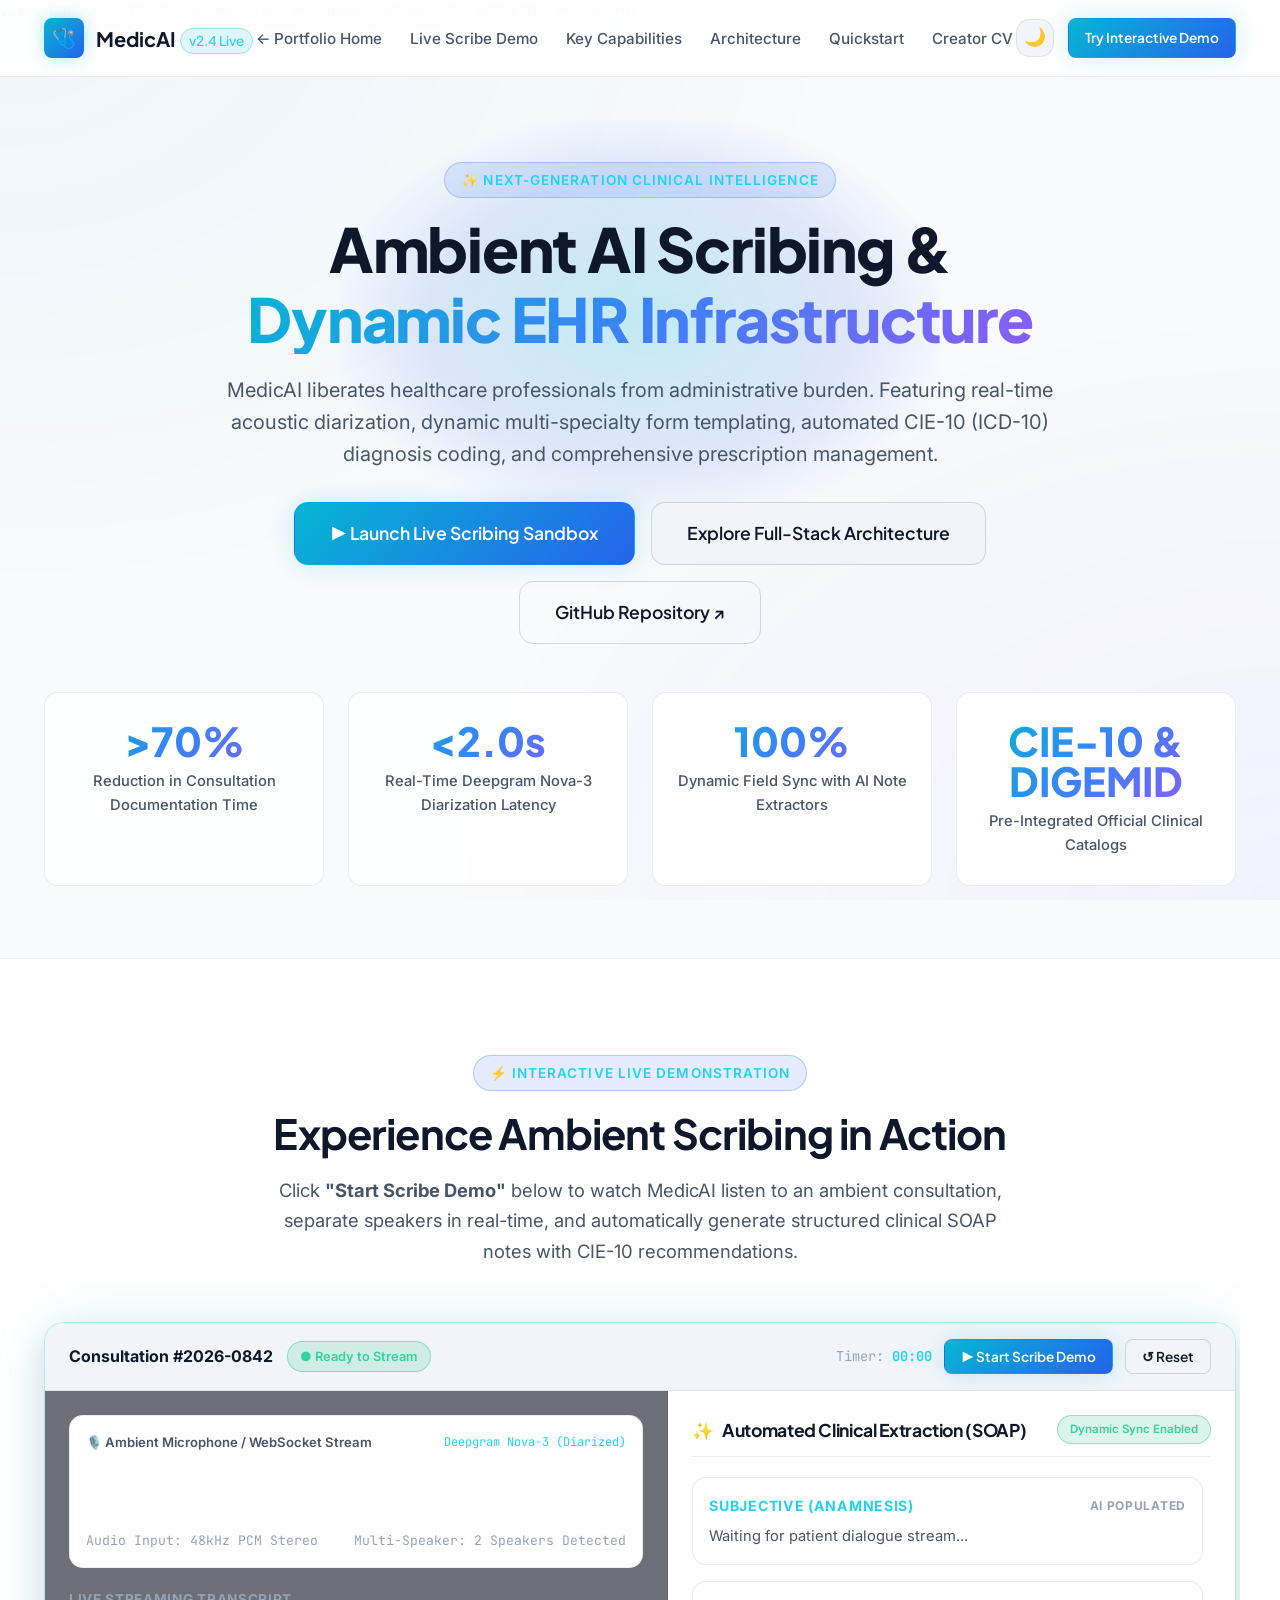
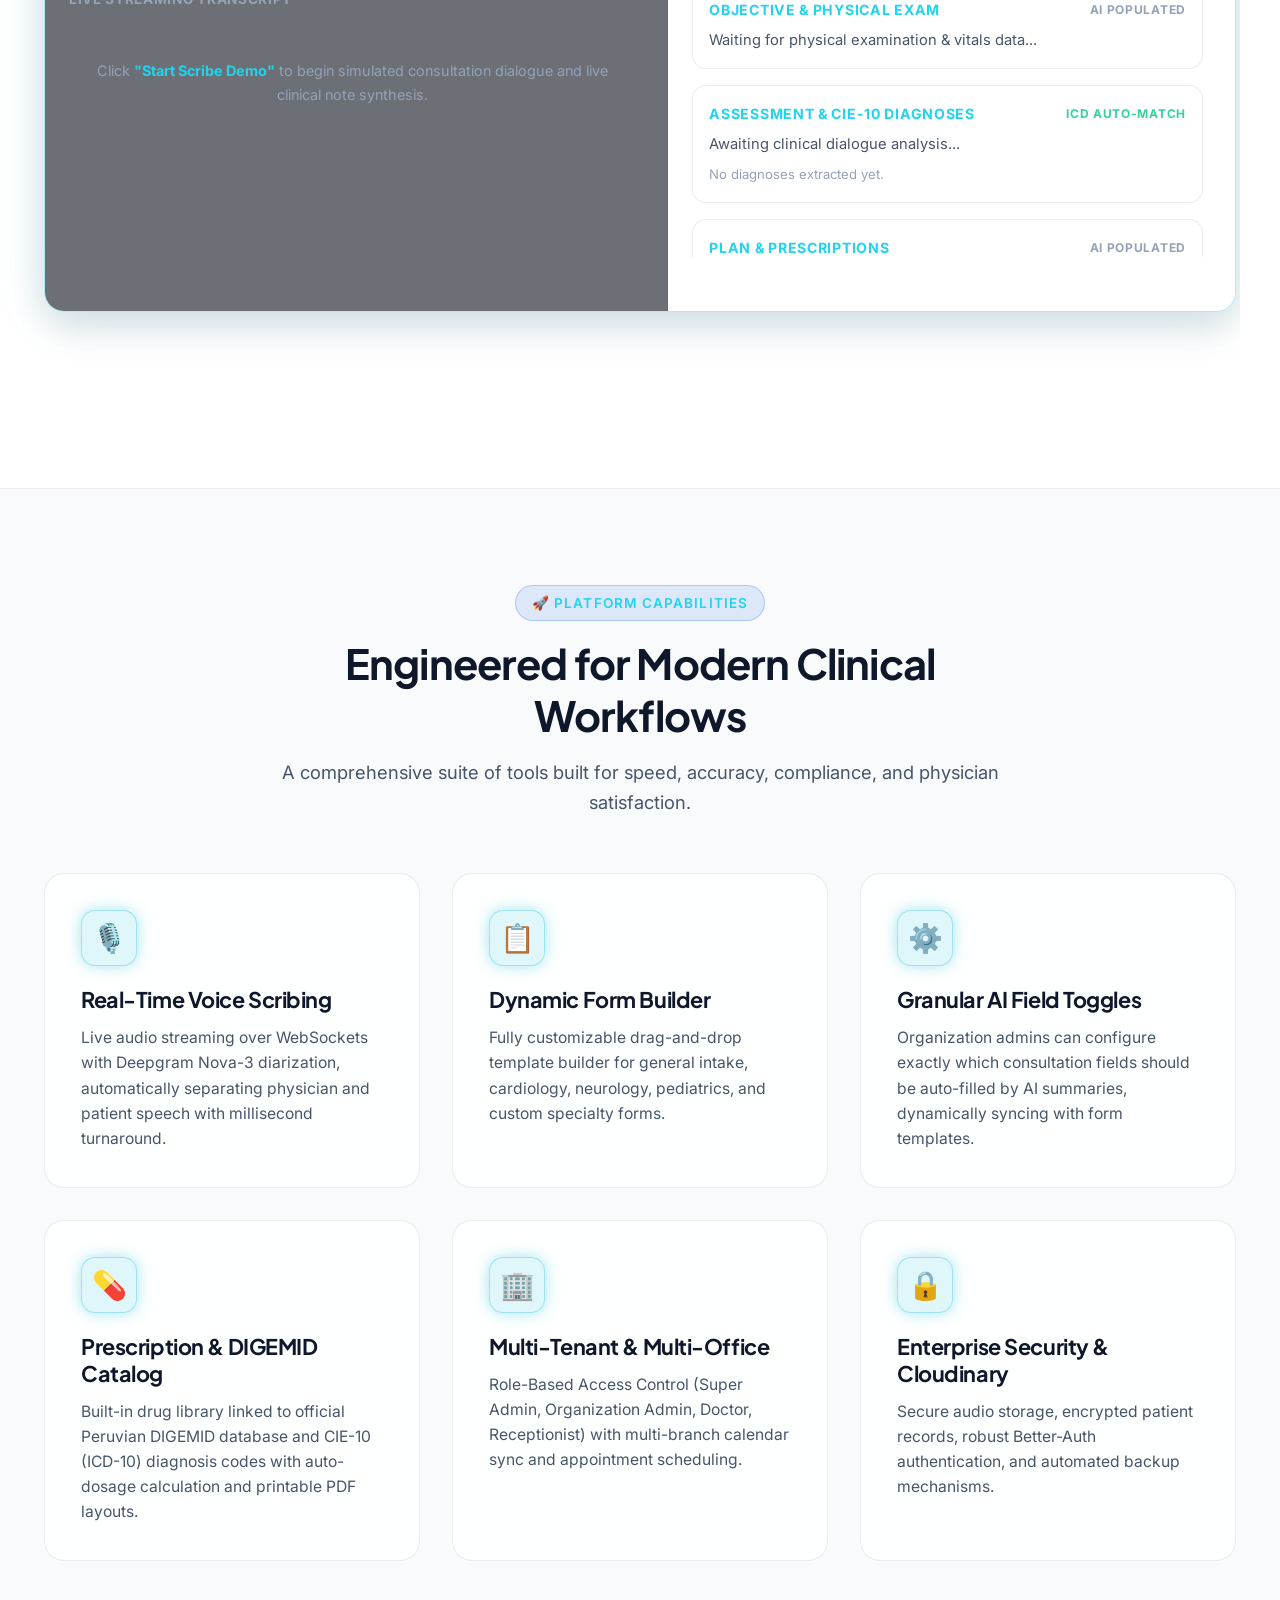
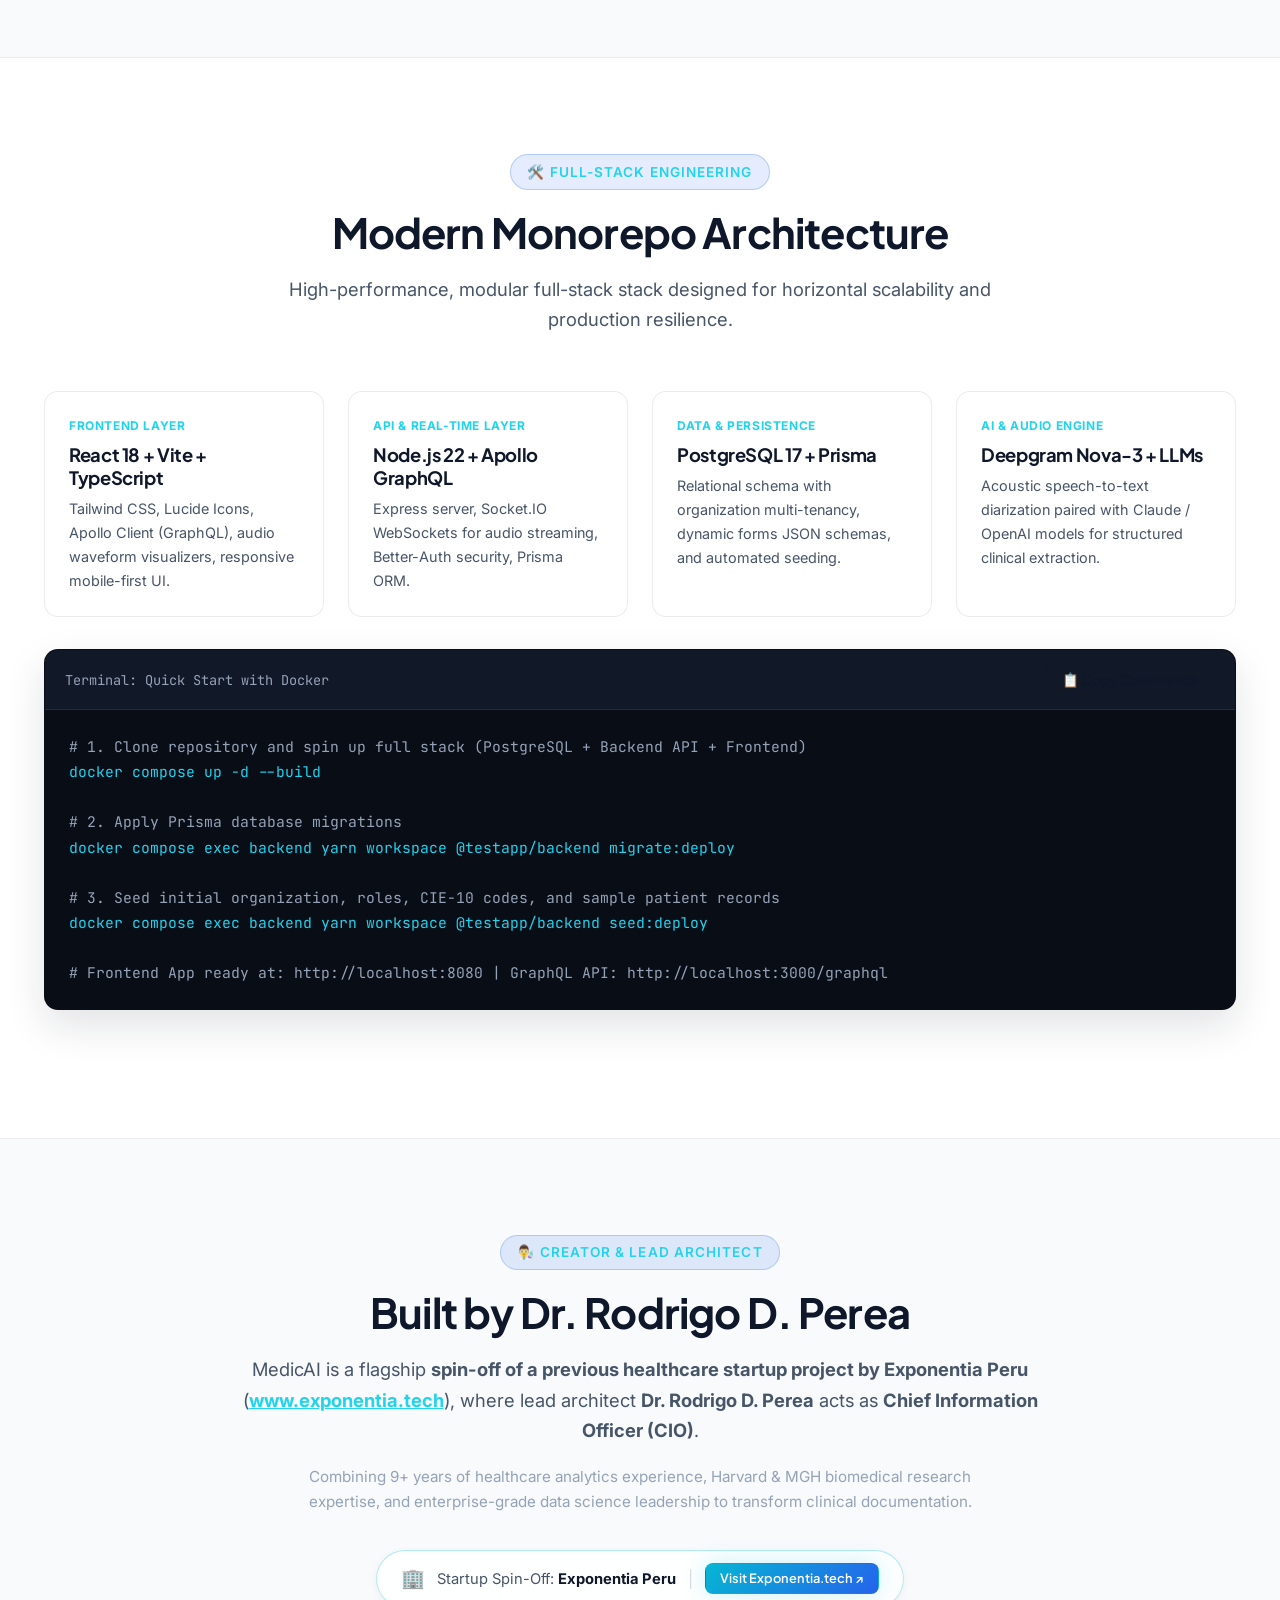
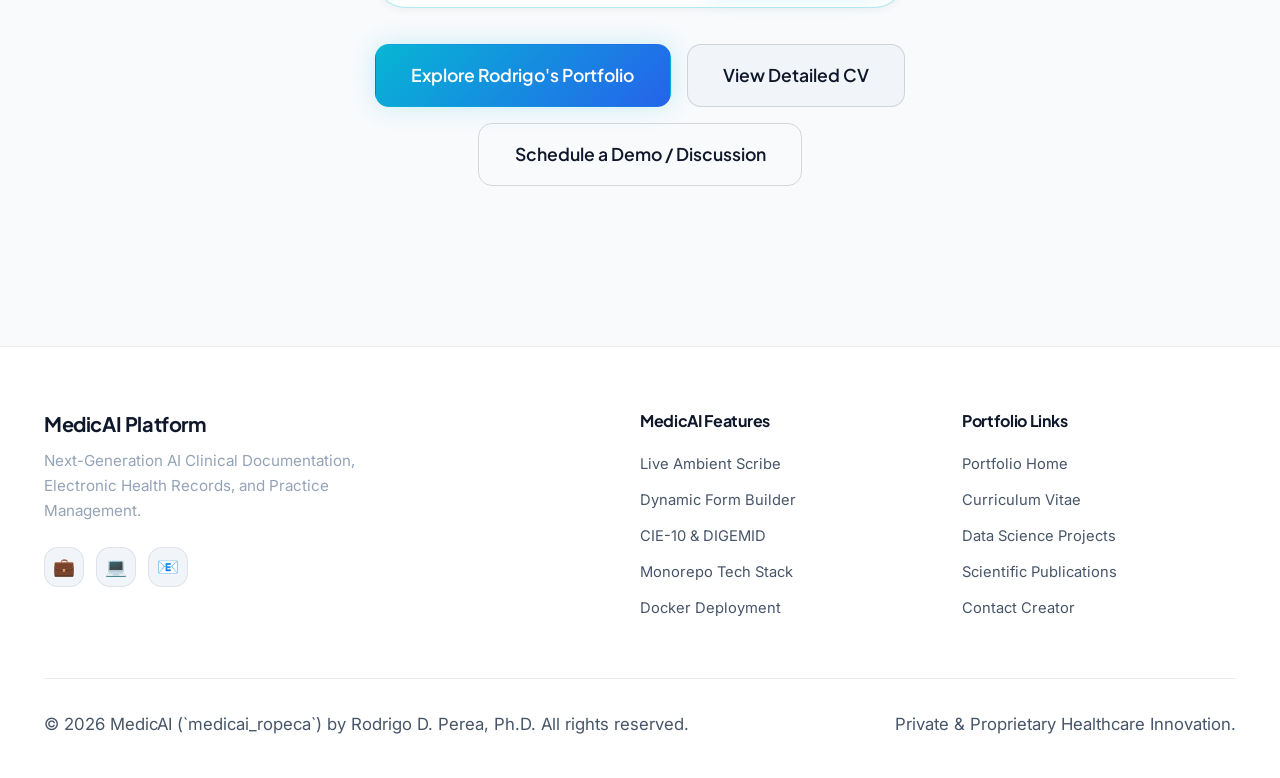
<file: medicai.html>
<!DOCTYPE html>
<html lang="en" data-theme="dark">
<head>
    <meta charset="UTF-8">
    <meta name="viewport" content="width=device-width, initial-scale=1.0">
    <title>MedicAI | Next-Gen AI Ambient Clinical Scribing & Dynamic EHR Platform</title>
    <meta name="description" content="MedicAI (medicai_ropeca) - AI-powered electronic health records (EHR) and ambient clinical voice scribing platform with real-time Deepgram diarization, SOAP notes, CIE-10 diagnosis, and prescription management.">
    <meta name="keywords" content="MedicAI, clinical documentation, AI scribe, EHR, electronic health records, Deepgram, diarization, CIE-10, ICD-10, GraphQL, React">
    
    <!-- CSS Stylesheets -->
    <link rel="stylesheet" href="css/design-tokens.css">
    <link rel="stylesheet" href="css/base.css">
    <link rel="stylesheet" href="css/components.css">
    <link rel="stylesheet" href="css/medicai.css">
    
    <!-- Favicon -->
    <link rel="icon" type="image/svg+xml" href="data:image/svg+xml,<svg xmlns='http://www.w3.org/2000/svg' viewBox='0 0 100 100'><text y='.9em' font-size='90'>🩺</text></svg>">
</head>
<body>

    <!-- Navigation -->
    <nav class="navbar" id="navbar">
        <div class="nav-container">
            <a href="index.html" class="nav-brand">
                <div class="brand-avatar">🩺</div>
                <span>MedicAI <span style="font-size: 0.85rem; color: var(--cyan-light); font-weight: 500; padding: 0.2rem 0.5rem; background: rgba(6,182,212,0.12); border-radius: var(--radius-full); border: 1px solid rgba(6,182,212,0.3);">v2.4 Live</span></span>
            </a>

            <ul class="nav-links">
                <li><a href="index.html" class="nav-link">← Portfolio Home</a></li>
                <li><a href="#demo" class="nav-link">Live Scribe Demo</a></li>
                <li><a href="#features" class="nav-link">Key Capabilities</a></li>
                <li><a href="#architecture" class="nav-link">Architecture</a></li>
                <li><a href="#quickstart" class="nav-link">Quickstart</a></li>
                <li><a href="cv.html" class="nav-link">Creator CV</a></li>
            </ul>

            <div class="nav-actions">
                <button class="theme-toggle-btn" id="theme-toggle-btn" title="Toggle Theme">☀️</button>
                <a href="#demo" class="btn btn-cyan btn-sm">Try Interactive Demo</a>
                <button class="mobile-menu-btn" id="mobile-menu-btn">☰</button>
            </div>
        </div>
    </nav>

    <!-- Mobile Drawer -->
    <div class="mobile-nav-drawer" id="mobile-nav-drawer">
        <a href="index.html" class="nav-link">← Portfolio Home</a>
        <a href="#demo" class="nav-link">Live Scribe Demo</a>
        <a href="#features" class="nav-link">Key Capabilities</a>
        <a href="#architecture" class="nav-link">Architecture</a>
        <a href="#quickstart" class="nav-link">Quickstart</a>
        <a href="cv.html" class="nav-link">Creator CV</a>
    </div>

    <!-- MedicAI Hero -->
    <header class="medicai-hero">
        <div class="medicai-hero-glow"></div>
        <div class="container">
            <div class="medicai-header">
                <span class="section-badge">✨ Next-Generation Clinical Intelligence</span>
                <h1>Ambient AI Scribing & <br><span class="gradient-text">Dynamic EHR Infrastructure</span></h1>
                <p class="medicai-tagline">
                    MedicAI liberates healthcare professionals from administrative burden. Featuring real-time acoustic diarization, dynamic multi-specialty form templating, automated CIE-10 (ICD-10) diagnosis coding, and comprehensive prescription management.
                </p>
                <div style="display: flex; justify-content: center; gap: 1rem; flex-wrap: wrap;">
                    <a href="#demo" class="btn btn-cyan btn-lg">
                        <span>▶ Launch Live Scribing Sandbox</span>
                    </a>
                    <a href="#architecture" class="btn btn-secondary btn-lg">
                        <span>Explore Full-Stack Architecture</span>
                    </a>
                    <a href="https://github.com/rperea14" target="_blank" class="btn btn-outline btn-lg">
                        <span>GitHub Repository ↗</span>
                    </a>
                </div>
            </div>

            <!-- Quick Metrics Row -->
            <div class="stats-grid" style="margin-top: 1rem;">
                <div class="stat-card">
                    <div class="stat-number">>70%</div>
                    <div class="stat-label">Reduction in Consultation Documentation Time</div>
                </div>
                <div class="stat-card">
                    <div class="stat-number">&lt;2.0s</div>
                    <div class="stat-label">Real-Time Deepgram Nova-3 Diarization Latency</div>
                </div>
                <div class="stat-card">
                    <div class="stat-number">100%</div>
                    <div class="stat-label">Dynamic Field Sync with AI Note Extractors</div>
                </div>
                <div class="stat-card">
                    <div class="stat-number">CIE-10 & DIGEMID</div>
                    <div class="stat-label">Pre-Integrated Official Clinical Catalogs</div>
                </div>
            </div>
        </div>
    </header>

    <!-- Interactive Ambient AI Scribe Sandbox Demo -->
    <section class="section section-alt" id="demo">
        <div class="container">
            <div class="section-header">
                <span class="section-badge">⚡ Interactive Live Demonstration</span>
                <h2 class="section-title">Experience Ambient Scribing in Action</h2>
                <p class="section-subtitle">
                    Click <strong>"Start Scribe Demo"</strong> below to watch MedicAI listen to an ambient consultation, separate speakers in real-time, and automatically generate structured clinical SOAP notes with CIE-10 recommendations.
                </p>
            </div>

            <!-- Sandbox Outer Container -->
            <div class="sandbox-wrapper">
                <!-- Sandbox Top Controls -->
                <div class="sandbox-topbar">
                    <div class="sandbox-title-area">
                        <span style="font-weight: 700; color: var(--text-primary);">Consultation #2026-0842</span>
                        <span class="status-pill ready" id="scribe-status-pill">● Ready to Stream</span>
                    </div>

                    <div class="sandbox-controls">
                        <span style="font-size: 0.85rem; color: var(--text-muted); font-family: var(--font-mono);">Timer: <span id="audio-timer" style="color: var(--cyan-light); font-weight: 700;">00:00</span></span>
                        <button class="btn btn-cyan btn-sm" id="start-scribe-btn">▶ Start Scribe Demo</button>
                        <button class="btn btn-secondary btn-sm" id="reset-scribe-btn">↺ Reset</button>
                    </div>
                </div>

                <!-- 2-Column Split: Audio/Transcript Feed vs AI Extracted Notes -->
                <div class="sandbox-body">
                    <!-- Left: Waveform & Streaming Transcript -->
                    <div class="transcript-panel">
                        <div class="audio-visualizer-container">
                            <div style="display: flex; justify-content: space-between; align-items: center; margin-bottom: 0.5rem;">
                                <span style="font-size: 0.82rem; font-weight: 600; color: var(--text-secondary);">🎙️ Ambient Microphone / WebSocket Stream</span>
                                <span style="font-size: 0.75rem; color: var(--cyan-light); font-family: var(--font-mono);">Deepgram Nova-3 (Diarized)</span>
                            </div>
                            <canvas class="waveform-canvas" id="waveform-canvas"></canvas>
                            <div class="audio-meta-row">
                                <span>Audio Input: 48kHz PCM Stereo</span>
                                <span>Multi-Speaker: 2 Speakers Detected</span>
                            </div>
                        </div>

                        <div style="font-size: 0.85rem; font-weight: 700; color: var(--text-muted); margin-bottom: 0.5rem; text-transform: uppercase; letter-spacing: 0.05em;">
                            Live Streaming Transcript
                        </div>

                        <div class="transcript-feed" id="transcript-feed">
                            <div style="text-align: center; padding: 2.5rem 1rem; color: var(--text-muted); font-size: 0.9rem;">
                                Click <strong style="color: var(--cyan-light);">"Start Scribe Demo"</strong> to begin simulated consultation dialogue and live clinical note synthesis.
                            </div>
                        </div>
                    </div>

                    <!-- Right: AI Dynamic SOAP Note Output -->
                    <div class="ai-output-panel">
                        <div class="ai-output-header">
                            <h4><span>✨</span> Automated Clinical Extraction (SOAP)</h4>
                            <span class="status-pill ready" style="font-size: 0.72rem;">Dynamic Sync Enabled</span>
                        </div>

                        <div class="soap-accordion">
                            <!-- Subjective -->
                            <div class="soap-section">
                                <div class="soap-title">
                                    <span>Subjective (Anamnesis)</span>
                                    <span style="font-size: 0.75rem; color: var(--text-muted);">AI Populated</span>
                                </div>
                                <div class="soap-text" id="soap-subjective">Waiting for patient dialogue stream...</div>
                            </div>

                            <!-- Objective -->
                            <div class="soap-section">
                                <div class="soap-title">
                                    <span>Objective & Physical Exam</span>
                                    <span style="font-size: 0.75rem; color: var(--text-muted);">AI Populated</span>
                                </div>
                                <div class="soap-text" id="soap-objective">Waiting for physical examination & vitals data...</div>
                            </div>

                            <!-- Assessment -->
                            <div class="soap-section">
                                <div class="soap-title">
                                    <span>Assessment & CIE-10 Diagnoses</span>
                                    <span style="font-size: 0.75rem; color: var(--emerald-light);">ICD Auto-Match</span>
                                </div>
                                <div class="soap-text" id="soap-assessment">Awaiting clinical dialogue analysis...</div>
                                <div id="icd-suggestions" style="margin-top: 0.5rem;">
                                    <div style="font-size: 0.82rem; color: var(--text-muted);">No diagnoses extracted yet.</div>
                                </div>
                            </div>

                            <!-- Plan -->
                            <div class="soap-section">
                                <div class="soap-title">
                                    <span>Plan & Prescriptions</span>
                                    <span style="font-size: 0.75rem; color: var(--text-muted);">AI Populated</span>
                                </div>
                                <div class="soap-text" id="soap-plan">Awaiting treatment & prescription orders...</div>
                            </div>
                        </div>
                    </div>
                </div>
            </div>
        </div>
    </section>

    <!-- Key Capabilities Grid -->
    <section class="section" id="features">
        <div class="container">
            <div class="section-header">
                <span class="section-badge">🚀 Platform Capabilities</span>
                <h2 class="section-title">Engineered for Modern Clinical Workflows</h2>
                <p class="section-subtitle">
                    A comprehensive suite of tools built for speed, accuracy, compliance, and physician satisfaction.
                </p>
            </div>

            <div class="feature-grid-3">
                <div class="feature-box">
                    <div class="feature-box-icon">🎙️</div>
                    <h3>Real-Time Voice Scribing</h3>
                    <p>Live audio streaming over WebSockets with Deepgram Nova-3 diarization, automatically separating physician and patient speech with millisecond turnaround.</p>
                </div>

                <div class="feature-box">
                    <div class="feature-box-icon">📋</div>
                    <h3>Dynamic Form Builder</h3>
                    <p>Fully customizable drag-and-drop template builder for general intake, cardiology, neurology, pediatrics, and custom specialty forms.</p>
                </div>

                <div class="feature-box">
                    <div class="feature-box-icon">⚙️</div>
                    <h3>Granular AI Field Toggles</h3>
                    <p>Organization admins can configure exactly which consultation fields should be auto-filled by AI summaries, dynamically syncing with form templates.</p>
                </div>

                <div class="feature-box">
                    <div class="feature-box-icon">💊</div>
                    <h3>Prescription & DIGEMID Catalog</h3>
                    <p>Built-in drug library linked to official Peruvian DIGEMID database and CIE-10 (ICD-10) diagnosis codes with auto-dosage calculation and printable PDF layouts.</p>
                </div>

                <div class="feature-box">
                    <div class="feature-box-icon">🏢</div>
                    <h3>Multi-Tenant & Multi-Office</h3>
                    <p>Role-Based Access Control (Super Admin, Organization Admin, Doctor, Receptionist) with multi-branch calendar sync and appointment scheduling.</p>
                </div>

                <div class="feature-box">
                    <div class="feature-box-icon">🔒</div>
                    <h3>Enterprise Security & Cloudinary</h3>
                    <p>Secure audio storage, encrypted patient records, robust Better-Auth authentication, and automated backup mechanisms.</p>
                </div>
            </div>
        </div>
    </section>

    <!-- Technical Architecture & Monorepo Structure -->
    <section class="section section-alt" id="architecture">
        <div class="container">
            <div class="section-header">
                <span class="section-badge">🛠️ Full-Stack Engineering</span>
                <h2 class="section-title">Modern Monorepo Architecture</h2>
                <p class="section-subtitle">
                    High-performance, modular full-stack stack designed for horizontal scalability and production resilience.
                </p>
            </div>

            <div class="arch-grid">
                <div class="arch-card">
                    <div class="arch-card-badge">Frontend Layer</div>
                    <h4>React 18 + Vite + TypeScript</h4>
                    <p>Tailwind CSS, Lucide Icons, Apollo Client (GraphQL), audio waveform visualizers, responsive mobile-first UI.</p>
                </div>

                <div class="arch-card">
                    <div class="arch-card-badge">API & Real-time Layer</div>
                    <h4>Node.js 22 + Apollo GraphQL</h4>
                    <p>Express server, Socket.IO WebSockets for audio streaming, Better-Auth security, Prisma ORM.</p>
                </div>

                <div class="arch-card">
                    <div class="arch-card-badge">Data & Persistence</div>
                    <h4>PostgreSQL 17 + Prisma</h4>
                    <p>Relational schema with organization multi-tenancy, dynamic forms JSON schemas, and automated seeding.</p>
                </div>

                <div class="arch-card">
                    <div class="arch-card-badge">AI & Audio Engine</div>
                    <h4>Deepgram Nova-3 + LLMs</h4>
                    <p>Acoustic speech-to-text diarization paired with Claude / OpenAI models for structured clinical extraction.</p>
                </div>
            </div>

            <!-- Terminal Code Box for Quickstart -->
            <div class="code-terminal" id="quickstart">
                <div class="terminal-header">
                    <div class="terminal-title">Terminal: Quick Start with Docker</div>
                    <button class="btn btn-outline btn-sm" onclick="copyToClipboard('docker compose up -d --build\ndocker compose exec backend yarn workspace @testapp/backend migrate:deploy\ndocker compose exec backend yarn workspace @testapp/backend seed:deploy', this, 'Copied Commands!')">
                        📋 Copy Commands
                    </button>
                </div>
                <div class="terminal-code">
                    <span class="comment"># 1. Clone repository and spin up full stack (PostgreSQL + Backend API + Frontend)</span><br>
                    <span class="cmd">docker compose up -d --build</span><br><br>
                    <span class="comment"># 2. Apply Prisma database migrations</span><br>
                    <span class="cmd">docker compose exec backend yarn workspace @testapp/backend migrate:deploy</span><br><br>
                    <span class="comment"># 3. Seed initial organization, roles, CIE-10 codes, and sample patient records</span><br>
                    <span class="cmd">docker compose exec backend yarn workspace @testapp/backend seed:deploy</span><br><br>
                    <span class="comment"># Frontend App ready at: http://localhost:8080 | GraphQL API: http://localhost:3000/graphql</span>
                </div>
            </div>
        </div>
    </section>

    <!-- Creator Connection Banner -->
    <section class="section">
        <div class="container" style="text-align: center; max-width: 860px;">
            <span class="section-badge">👨‍🔬 Creator & Lead Architect</span>
            <h2 class="section-title">Built by Dr. Rodrigo D. Perea</h2>
            <p class="section-subtitle" style="margin-bottom: 1.25rem;">
                MedicAI is a flagship <strong>spin-off of a previous healthcare startup project by Exponentia Peru</strong> (<a href="https://www.exponentia.tech" target="_blank" style="color: var(--cyan-light); font-weight: 700; text-decoration: underline;">www.exponentia.tech</a>), where lead architect <strong>Dr. Rodrigo D. Perea</strong> acts as <strong>Chief Information Officer (CIO)</strong>.
            </p>
            <p style="font-size: 0.95rem; color: var(--text-muted); max-width: 720px; margin: 0 auto 2.25rem auto; line-height: 1.6;">
                Combining 9+ years of healthcare analytics experience, Harvard & MGH biomedical research expertise, and enterprise-grade data science leadership to transform clinical documentation.
            </p>
            
            <!-- Exponentia Badge Pill -->
            <div style="margin-bottom: 2.25rem; display: inline-flex; align-items: center; gap: 0.75rem; background: var(--bg-card); border: 1px solid rgba(6, 182, 212, 0.3); padding: 0.75rem 1.5rem; border-radius: var(--radius-full); box-shadow: var(--shadow-sm);">
                <span style="font-size: 1.2rem;">🏢</span>
                <span style="font-size: 0.92rem; color: var(--text-secondary);">Startup Spin-Off: <strong style="color: var(--text-primary);">Exponentia Peru</strong></span>
                <span style="color: var(--border-medium);">|</span>
                <a href="https://www.exponentia.tech" target="_blank" class="btn btn-cyan btn-sm" style="padding: 0.25rem 0.85rem; font-size: 0.8rem;">Visit Exponentia.tech ↗</a>
            </div>

            <div style="display: flex; justify-content: center; gap: 1rem; flex-wrap: wrap;">
                <a href="index.html" class="btn btn-cyan btn-lg">Explore Rodrigo's Portfolio</a>
                <a href="cv.html" class="btn btn-secondary btn-lg">View Detailed CV</a>
                <a href="contact.html" class="btn btn-outline btn-lg">Schedule a Demo / Discussion</a>
            </div>
        </div>
    </section>

    <!-- Footer -->
    <footer class="footer">
        <div class="container">
            <div class="footer-grid">
                <div class="footer-brand">
                    <h4>MedicAI Platform</h4>
                    <p>Next-Generation AI Clinical Documentation, Electronic Health Records, and Practice Management.</p>
                    <div class="social-links">
                        <a href="https://www.linkedin.com/in/rperea" target="_blank" class="social-btn" title="LinkedIn">💼</a>
                        <a href="https://github.com/rperea14" target="_blank" class="social-btn" title="GitHub">💻</a>
                        <a href="mailto:rperea14@live.com" class="social-btn" title="Email">📧</a>
                    </div>
                </div>

                <div class="footer-col">
                    <h5>MedicAI Features</h5>
                    <ul class="footer-links">
                        <li><a href="#demo">Live Ambient Scribe</a></li>
                        <li><a href="#features">Dynamic Form Builder</a></li>
                        <li><a href="#features">CIE-10 & DIGEMID</a></li>
                        <li><a href="#architecture">Monorepo Tech Stack</a></li>
                        <li><a href="#quickstart">Docker Deployment</a></li>
                    </ul>
                </div>

                <div class="footer-col">
                    <h5>Portfolio Links</h5>
                    <ul class="footer-links">
                        <li><a href="index.html">Portfolio Home</a></li>
                        <li><a href="cv.html">Curriculum Vitae</a></li>
                        <li><a href="projects.html">Data Science Projects</a></li>
                        <li><a href="publications.html">Scientific Publications</a></li>
                        <li><a href="contact.html">Contact Creator</a></li>
                    </ul>
                </div>
            </div>

            <div class="footer-bottom">
                <p>&copy; 2026 MedicAI (`medicai_ropeca`) by Rodrigo D. Perea, Ph.D. All rights reserved.</p>
                <p>Private & Proprietary Healthcare Innovation.</p>
            </div>
        </div>
    </footer>

    <!-- Scripts -->
    <script src="js/core.js"></script>
    <script src="js/medicai-demo.js"></script>
</body>
</html>
</file>
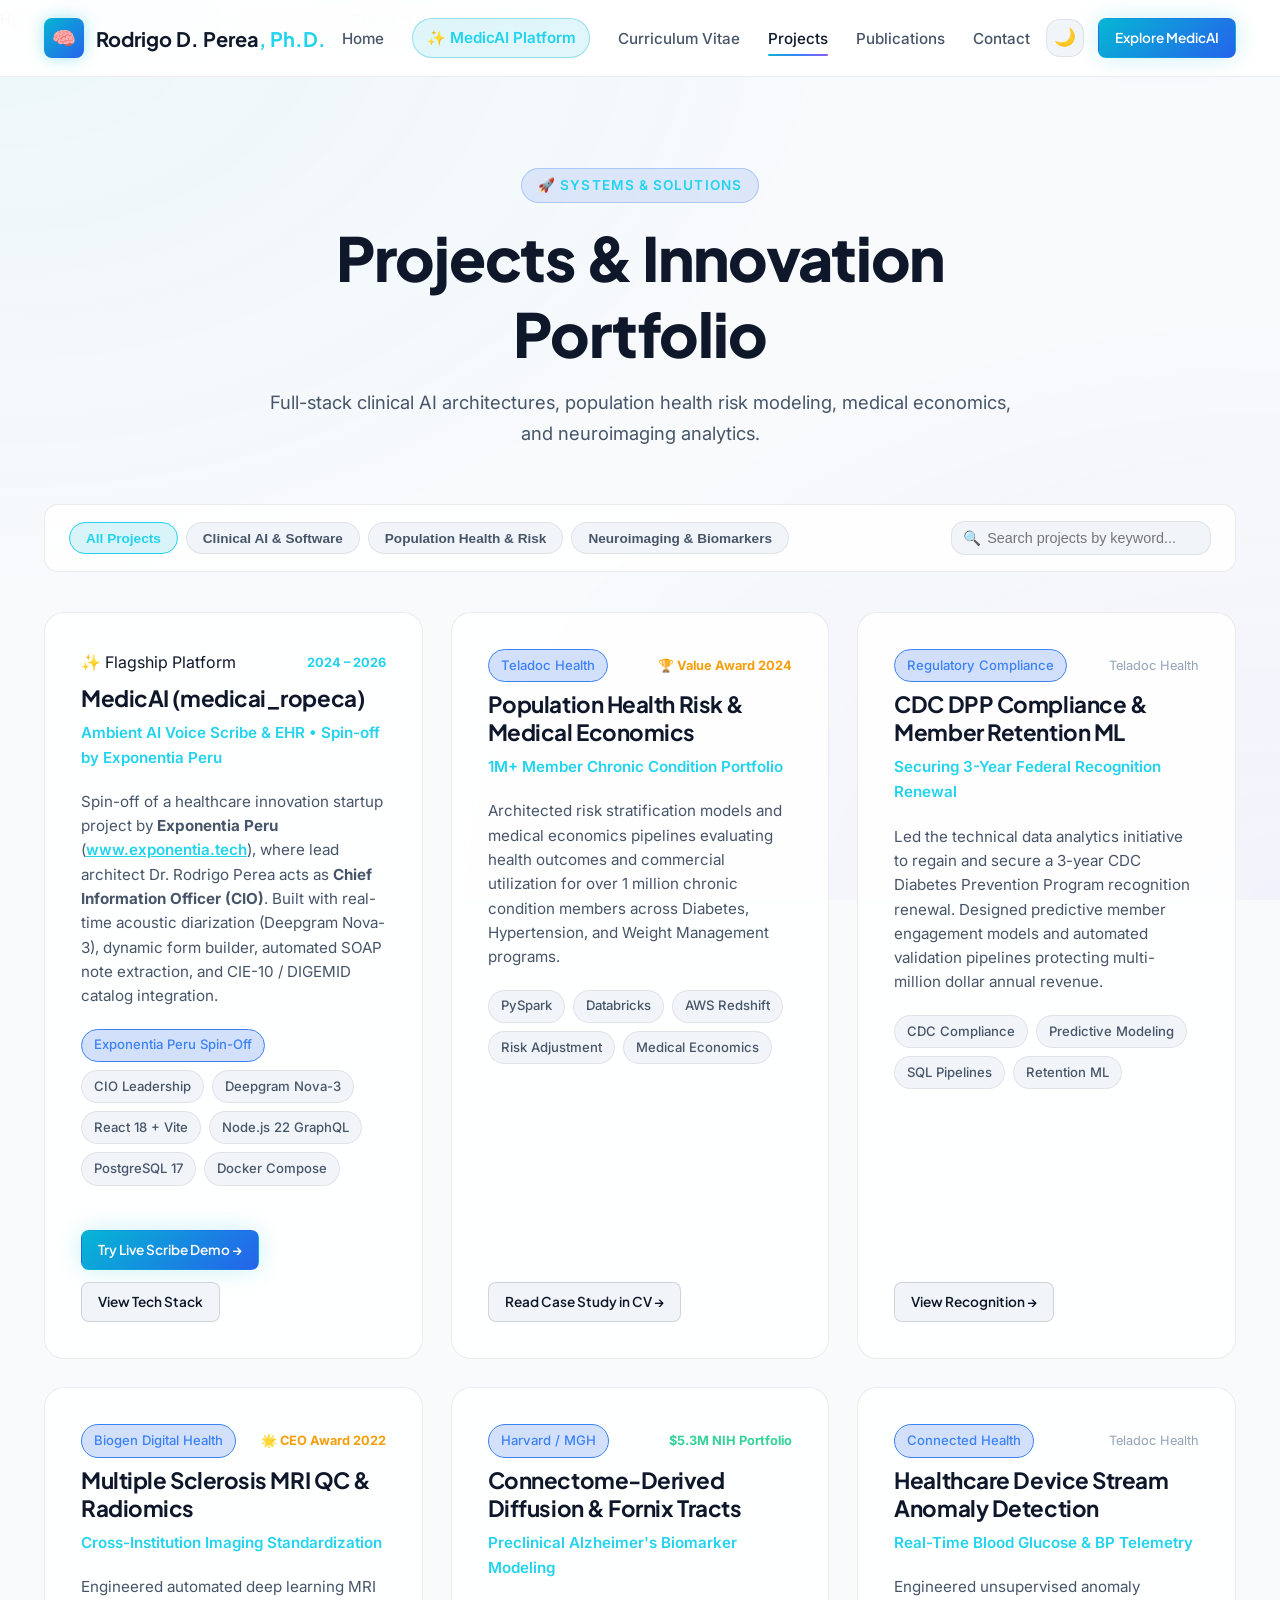
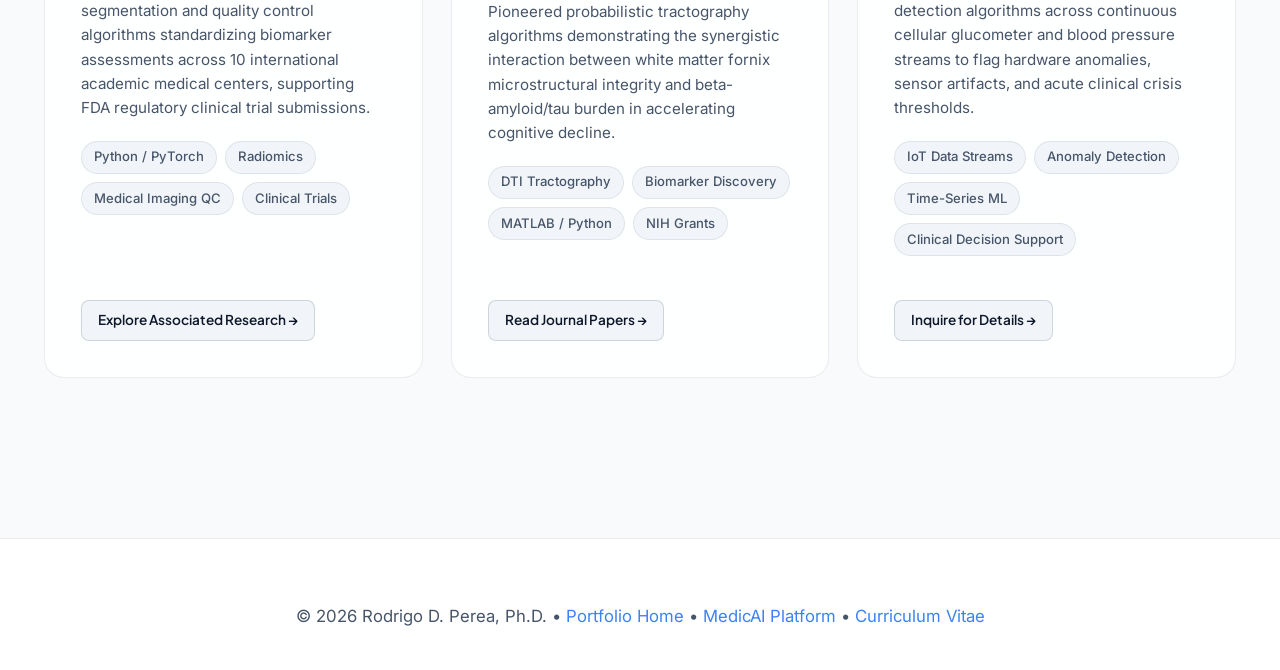
<file: projects.html>
<!DOCTYPE html>
<html lang="en" data-theme="dark">
<head>
    <meta charset="UTF-8">
    <meta name="viewport" content="width=device-width, initial-scale=1.0">
    <title>Projects & Innovation Portfolio | Rodrigo D. Perea, Ph.D.</title>
    <meta name="description" content="Portfolio of machine learning, healthcare analytics, ambient clinical AI, and biomedical imaging projects engineered by Dr. Rodrigo D. Perea.">
    
    <!-- CSS Stylesheets -->
    <link rel="stylesheet" href="css/design-tokens.css">
    <link rel="stylesheet" href="css/base.css">
    <link rel="stylesheet" href="css/components.css">
    
    <style>
        .filter-container {
            display: flex;
            justify-content: space-between;
            align-items: center;
            flex-wrap: wrap;
            gap: 1.25rem;
            margin-bottom: 2.5rem;
            background: var(--bg-card);
            padding: 1rem 1.5rem;
            border-radius: var(--radius-md);
            border: 1px solid var(--border-subtle);
        }

        .filter-group {
            display: flex;
            flex-wrap: wrap;
            gap: 0.5rem;
        }

        .filter-btn {
            background: var(--bg-tertiary);
            border: 1px solid var(--border-subtle);
            color: var(--text-secondary);
            padding: 0.45rem 1rem;
            border-radius: var(--radius-full);
            font-size: 0.85rem;
            font-weight: 600;
            cursor: pointer;
            transition: all var(--transition-fast);
        }

        .filter-btn:hover, .filter-btn.active {
            background: rgba(6, 182, 212, 0.15);
            border-color: var(--cyan-light);
            color: var(--cyan-light);
        }

        .search-box {
            position: relative;
            min-width: 260px;
        }

        .search-box input {
            width: 100%;
            padding: 0.5rem 1rem 0.5rem 2.2rem;
            background: var(--bg-tertiary);
            border: 1px solid var(--border-subtle);
            border-radius: var(--radius-md);
            color: var(--text-primary);
            font-size: 0.9rem;
            outline: none;
            transition: border-color var(--transition-fast);
        }

        .search-box input:focus {
            border-color: var(--cyan-light);
        }

        .search-box span {
            position: absolute;
            left: 0.75rem;
            top: 50%;
            transform: translateY(-50%);
            color: var(--text-muted);
            font-size: 0.9rem;
        }

        .project-card {
            background: var(--bg-card);
            border: 1px solid var(--border-subtle);
            border-radius: var(--radius-lg);
            padding: 2.25rem;
            transition: all var(--transition-normal);
            display: flex;
            flex-direction: column;
            justify-content: space-between;
        }

        .project-card:hover {
            transform: translateY(-5px);
            border-color: var(--border-accent);
            box-shadow: var(--shadow-md);
        }

        .project-header {
            margin-bottom: 1.25rem;
        }

        .project-tags {
            display: flex;
            flex-wrap: wrap;
            gap: 0.5rem;
            margin: 1.25rem 0;
        }
    </style>
</head>
<body>

    <!-- Navigation -->
    <nav class="navbar" id="navbar">
        <div class="nav-container">
            <a href="index.html" class="nav-brand">
                <div class="brand-avatar">🧠</div>
                <span>Rodrigo D. Perea<span style="color: var(--cyan-light);">, Ph.D.</span></span>
            </a>

            <ul class="nav-links">
                <li><a href="index.html" class="nav-link">Home</a></li>
                <li><a href="medicai.html" class="nav-link nav-link-flagship">✨ MedicAI Platform</a></li>
                <li><a href="cv.html" class="nav-link">Curriculum Vitae</a></li>
                <li><a href="projects.html" class="nav-link active">Projects</a></li>
                <li><a href="publications.html" class="nav-link">Publications</a></li>
                <li><a href="contact.html" class="nav-link">Contact</a></li>
            </ul>

            <div class="nav-actions">
                <button class="theme-toggle-btn" id="theme-toggle-btn" title="Toggle Theme">☀️</button>
                <a href="medicai.html" class="btn btn-cyan btn-sm">Explore MedicAI</a>
                <button class="mobile-menu-btn" id="mobile-menu-btn">☰</button>
            </div>
        </div>
    </nav>

    <!-- Mobile Drawer -->
    <div class="mobile-nav-drawer" id="mobile-nav-drawer">
        <a href="index.html" class="nav-link">Home</a>
        <a href="medicai.html" class="nav-link nav-link-flagship">✨ MedicAI Flagship</a>
        <a href="cv.html" class="nav-link">Curriculum Vitae</a>
        <a href="projects.html" class="nav-link active">Projects</a>
        <a href="publications.html" class="nav-link">Publications</a>
        <a href="contact.html" class="nav-link">Contact</a>
    </div>

    <!-- Main Content -->
    <main class="section" style="padding-top: 8rem;">
        <div class="container">
            
            <div class="section-header">
                <span class="section-badge">🚀 Systems & Solutions</span>
                <h1 class="section-title">Projects & Innovation Portfolio</h1>
                <p class="section-subtitle">
                    Full-stack clinical AI architectures, population health risk modeling, medical economics, and neuroimaging analytics.
                </p>
            </div>

            <!-- Filters & Search Bar -->
            <div class="filter-container">
                <div class="filter-group">
                    <button class="filter-btn active" data-filter="all">All Projects</button>
                    <button class="filter-btn" data-filter="clinical-ai">Clinical AI & Software</button>
                    <button class="filter-btn" data-filter="population-health">Population Health & Risk</button>
                    <button class="filter-btn" data-filter="neuroimaging">Neuroimaging & Biomarkers</button>
                </div>
                <div class="search-box">
                    <span>🔍</span>
                    <input type="text" id="search-input" placeholder="Search projects by keyword...">
                </div>
            </div>

            <!-- Project Cards Grid -->
            <div class="card-grid">

                <!-- Project 1: MedicAI -->
                <div class="project-card filterable-card" data-category="clinical-ai">
                    <div>
                        <div class="project-header">
                            <div style="display: flex; justify-content: space-between; align-items: center; margin-bottom: 0.5rem;">
                                <span class="status-pill ready">✨ Flagship Platform</span>
                                <span style="font-size: 0.8rem; color: var(--cyan-light); font-weight: 700;">2024 – 2026</span>
                            </div>
                            <h3 style="font-size: 1.4rem; margin-bottom: 0.5rem;">MedicAI (medicai_ropeca)</h3>
                            <p style="color: var(--cyan-light); font-weight: 600; font-size: 0.95rem;">Ambient AI Voice Scribe & EHR • Spin-off by Exponentia Peru</p>
                        </div>
                        <p style="font-size: 0.95rem; color: var(--text-secondary); line-height: 1.6;">
                            Spin-off of a healthcare innovation startup project by <strong>Exponentia Peru</strong> (<a href="https://www.exponentia.tech" target="_blank" style="color: var(--cyan-light); font-weight: 600; text-decoration: underline;">www.exponentia.tech</a>), where lead architect Dr. Rodrigo Perea acts as <strong>Chief Information Officer (CIO)</strong>. Built with real-time acoustic diarization (Deepgram Nova-3), dynamic form builder, automated SOAP note extraction, and CIE-10 / DIGEMID catalog integration.
                        </p>
                        <div class="project-tags">
                            <span class="tag-pill active">Exponentia Peru Spin-Off</span>
                            <span class="tag-pill">CIO Leadership</span>
                            <span class="tag-pill">Deepgram Nova-3</span>
                            <span class="tag-pill">React 18 + Vite</span>
                            <span class="tag-pill">Node.js 22 GraphQL</span>
                            <span class="tag-pill">PostgreSQL 17</span>
                            <span class="tag-pill">Docker Compose</span>
                        </div>
                    </div>
                    <div style="display: flex; gap: 0.75rem; margin-top: 1.5rem; flex-wrap: wrap;">
                        <a href="medicai.html" class="btn btn-cyan btn-sm">Try Live Scribe Demo →</a>
                        <a href="medicai.html#architecture" class="btn btn-secondary btn-sm">View Tech Stack</a>
                    </div>
                </div>

                <!-- Project 2: Population Health Risk Stratification -->
                <div class="project-card filterable-card" data-category="population-health">
                    <div>
                        <div class="project-header">
                            <div style="display: flex; justify-content: space-between; align-items: center; margin-bottom: 0.5rem;">
                                <span class="tag-pill active">Teladoc Health</span>
                                <span style="font-size: 0.8rem; color: var(--amber); font-weight: 700;">🏆 Value Award 2024</span>
                            </div>
                            <h3 style="font-size: 1.4rem; margin-bottom: 0.5rem;">Population Health Risk & Medical Economics</h3>
                            <p style="color: var(--cyan-light); font-weight: 600; font-size: 0.95rem;">1M+ Member Chronic Condition Portfolio</p>
                        </div>
                        <p style="font-size: 0.95rem; color: var(--text-secondary); line-height: 1.6;">
                            Architected risk stratification models and medical economics pipelines evaluating health outcomes and commercial utilization for over 1 million chronic condition members across Diabetes, Hypertension, and Weight Management programs.
                        </p>
                        <div class="project-tags">
                            <span class="tag-pill">PySpark</span>
                            <span class="tag-pill">Databricks</span>
                            <span class="tag-pill">AWS Redshift</span>
                            <span class="tag-pill">Risk Adjustment</span>
                            <span class="tag-pill">Medical Economics</span>
                        </div>
                    </div>
                    <div style="margin-top: 1.5rem;">
                        <a href="cv.html" class="btn btn-secondary btn-sm">Read Case Study in CV →</a>
                    </div>
                </div>

                <!-- Project 3: CDC DPP Machine Learning Renewal -->
                <div class="project-card filterable-card" data-category="population-health">
                    <div>
                        <div class="project-header">
                            <div style="display: flex; justify-content: space-between; align-items: center; margin-bottom: 0.5rem;">
                                <span class="tag-pill active">Regulatory Compliance</span>
                                <span style="font-size: 0.8rem; color: var(--text-muted);">Teladoc Health</span>
                            </div>
                            <h3 style="font-size: 1.4rem; margin-bottom: 0.5rem;">CDC DPP Compliance & Member Retention ML</h3>
                            <p style="color: var(--cyan-light); font-weight: 600; font-size: 0.95rem;">Securing 3-Year Federal Recognition Renewal</p>
                        </div>
                        <p style="font-size: 0.95rem; color: var(--text-secondary); line-height: 1.6;">
                            Led the technical data analytics initiative to regain and secure a 3-year CDC Diabetes Prevention Program recognition renewal. Designed predictive member engagement models and automated validation pipelines protecting multi-million dollar annual revenue.
                        </p>
                        <div class="project-tags">
                            <span class="tag-pill">CDC Compliance</span>
                            <span class="tag-pill">Predictive Modeling</span>
                            <span class="tag-pill">SQL Pipelines</span>
                            <span class="tag-pill">Retention ML</span>
                        </div>
                    </div>
                    <div style="margin-top: 1.5rem;">
                        <a href="cv.html" class="btn btn-secondary btn-sm">View Recognition →</a>
                    </div>
                </div>

                <!-- Project 4: Biogen MS MRI Segmentation -->
                <div class="project-card filterable-card" data-category="neuroimaging">
                    <div>
                        <div class="project-header">
                            <div style="display: flex; justify-content: space-between; align-items: center; margin-bottom: 0.5rem;">
                                <span class="tag-pill active">Biogen Digital Health</span>
                                <span style="font-size: 0.8rem; color: var(--amber); font-weight: 700;">🌟 CEO Award 2022</span>
                            </div>
                            <h3 style="font-size: 1.4rem; margin-bottom: 0.5rem;">Multiple Sclerosis MRI QC & Radiomics</h3>
                            <p style="color: var(--cyan-light); font-weight: 600; font-size: 0.95rem;">Cross-Institution Imaging Standardization</p>
                        </div>
                        <p style="font-size: 0.95rem; color: var(--text-secondary); line-height: 1.6;">
                            Engineered automated deep learning MRI segmentation and quality control algorithms standardizing biomarker assessments across 10 international academic medical centers, supporting FDA regulatory clinical trial submissions.
                        </p>
                        <div class="project-tags">
                            <span class="tag-pill">Python / PyTorch</span>
                            <span class="tag-pill">Radiomics</span>
                            <span class="tag-pill">Medical Imaging QC</span>
                            <span class="tag-pill">Clinical Trials</span>
                        </div>
                    </div>
                    <div style="margin-top: 1.5rem;">
                        <a href="publications.html" class="btn btn-secondary btn-sm">Explore Associated Research →</a>
                    </div>
                </div>

                <!-- Project 5: Harvard Aging Brain Study -->
                <div class="project-card filterable-card" data-category="neuroimaging">
                    <div>
                        <div class="project-header">
                            <div style="display: flex; justify-content: space-between; align-items: center; margin-bottom: 0.5rem;">
                                <span class="tag-pill active">Harvard / MGH</span>
                                <span style="font-size: 0.8rem; color: var(--emerald-light); font-weight: 700;">$5.3M NIH Portfolio</span>
                            </div>
                            <h3 style="font-size: 1.4rem; margin-bottom: 0.5rem;">Connectome-Derived Diffusion & Fornix Tracts</h3>
                            <p style="color: var(--cyan-light); font-weight: 600; font-size: 0.95rem;">Preclinical Alzheimer's Biomarker Modeling</p>
                        </div>
                        <p style="font-size: 0.95rem; color: var(--text-secondary); line-height: 1.6;">
                            Pioneered probabilistic tractography algorithms demonstrating the synergistic interaction between white matter fornix microstructural integrity and beta-amyloid/tau burden in accelerating cognitive decline.
                        </p>
                        <div class="project-tags">
                            <span class="tag-pill">DTI Tractography</span>
                            <span class="tag-pill">Biomarker Discovery</span>
                            <span class="tag-pill">MATLAB / Python</span>
                            <span class="tag-pill">NIH Grants</span>
                        </div>
                    </div>
                    <div style="margin-top: 1.5rem;">
                        <a href="publications.html" class="btn btn-secondary btn-sm">Read Journal Papers →</a>
                    </div>
                </div>

                <!-- Project 6: IoT Device Anomaly Detection -->
                <div class="project-card filterable-card" data-category="clinical-ai population-health">
                    <div>
                        <div class="project-header">
                            <div style="display: flex; justify-content: space-between; align-items: center; margin-bottom: 0.5rem;">
                                <span class="tag-pill active">Connected Health</span>
                                <span style="font-size: 0.8rem; color: var(--text-muted);">Teladoc Health</span>
                            </div>
                            <h3 style="font-size: 1.4rem; margin-bottom: 0.5rem;">Healthcare Device Stream Anomaly Detection</h3>
                            <p style="color: var(--cyan-light); font-weight: 600; font-size: 0.95rem;">Real-Time Blood Glucose & BP Telemetry</p>
                        </div>
                        <p style="font-size: 0.95rem; color: var(--text-secondary); line-height: 1.6;">
                            Engineered unsupervised anomaly detection algorithms across continuous cellular glucometer and blood pressure streams to flag hardware anomalies, sensor artifacts, and acute clinical crisis thresholds.
                        </p>
                        <div class="project-tags">
                            <span class="tag-pill">IoT Data Streams</span>
                            <span class="tag-pill">Anomaly Detection</span>
                            <span class="tag-pill">Time-Series ML</span>
                            <span class="tag-pill">Clinical Decision Support</span>
                        </div>
                    </div>
                    <div style="margin-top: 1.5rem;">
                        <a href="contact.html" class="btn btn-secondary btn-sm">Inquire for Details →</a>
                    </div>
                </div>

            </div>
        </div>
    </main>

    <!-- Footer -->
    <footer class="footer">
        <div class="container" style="text-align: center;">
            <p>&copy; 2026 Rodrigo D. Perea, Ph.D. • <a href="index.html">Portfolio Home</a> • <a href="medicai.html">MedicAI Platform</a> • <a href="cv.html">Curriculum Vitae</a></p>
        </div>
    </footer>

    <!-- Scripts -->
    <script src="js/core.js"></script>
    <script src="js/filter.js"></script>
</body>
</html>
</file>
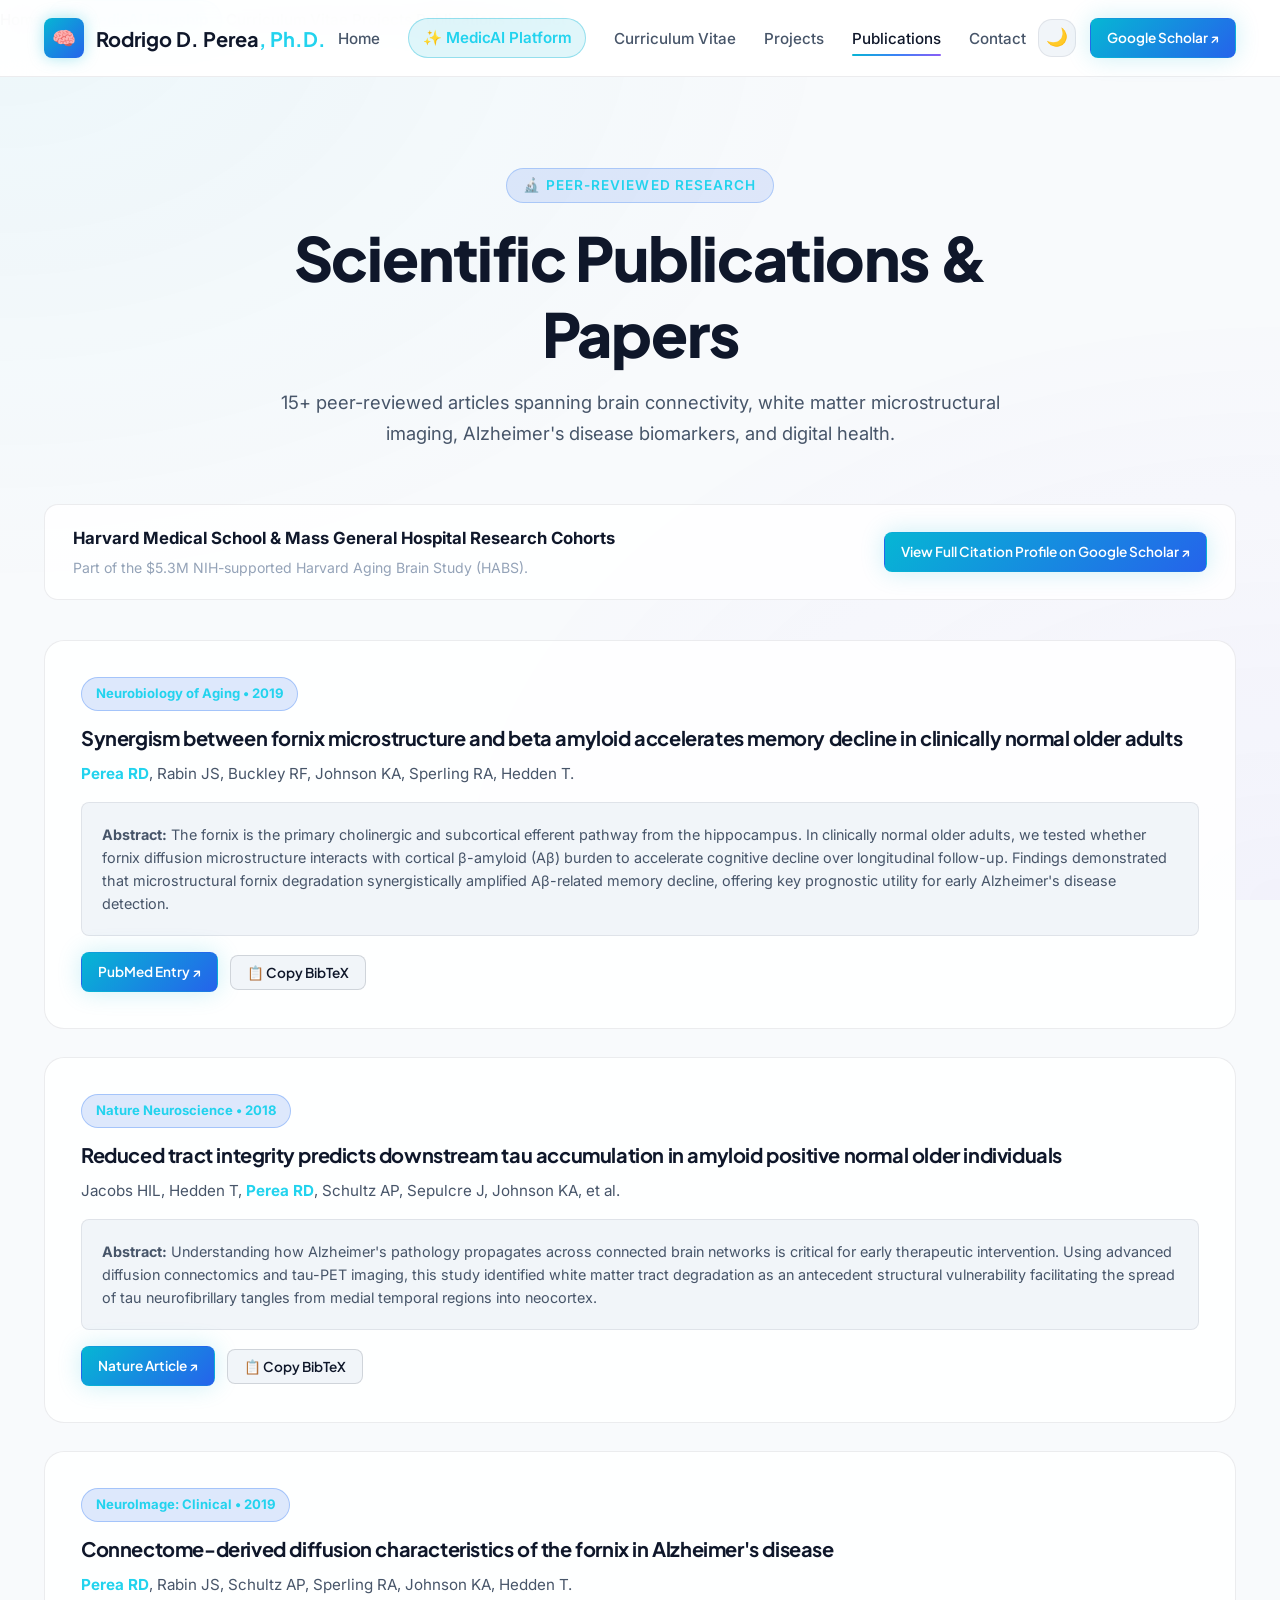
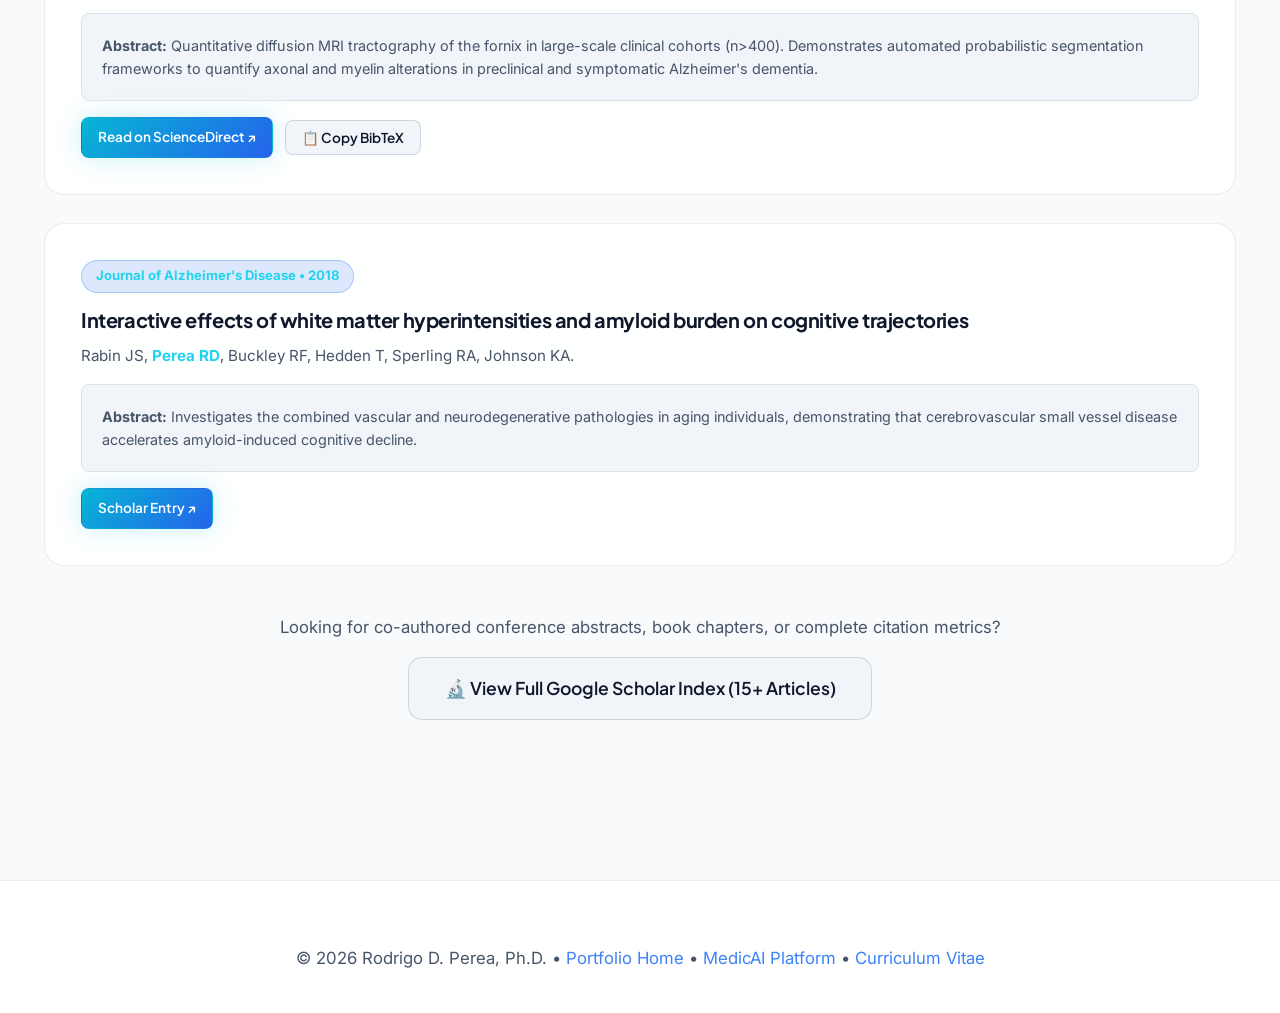
<file: publications.html>
<!DOCTYPE html>
<html lang="en" data-theme="dark">
<head>
    <meta charset="UTF-8">
    <meta name="viewport" content="width=device-width, initial-scale=1.0">
    <title>Scientific Publications & Research | Rodrigo D. Perea, Ph.D.</title>
    <meta name="description" content="Peer-reviewed scientific publications by Dr. Rodrigo D. Perea in Nature Neuroscience, Neurobiology of Aging, NeuroImage Clinical, and Alzheimer's biomarker modeling.">
    
    <!-- CSS Stylesheets -->
    <link rel="stylesheet" href="css/design-tokens.css">
    <link rel="stylesheet" href="css/base.css">
    <link rel="stylesheet" href="css/components.css">
    
    <style>
        .pub-card {
            background: var(--bg-card);
            border: 1px solid var(--border-subtle);
            border-radius: var(--radius-lg);
            padding: 2.25rem;
            margin-bottom: 1.75rem;
            transition: all var(--transition-normal);
        }

        .pub-card:hover {
            border-color: var(--border-accent);
            box-shadow: var(--shadow-md);
        }

        .pub-journal-badge {
            display: inline-flex;
            align-items: center;
            gap: 0.4rem;
            padding: 0.3rem 0.85rem;
            border-radius: var(--radius-full);
            background: rgba(37, 99, 235, 0.15);
            border: 1px solid rgba(59, 130, 246, 0.35);
            color: var(--cyan-light);
            font-size: 0.82rem;
            font-weight: 700;
            margin-bottom: 0.85rem;
        }

        .pub-title {
            font-size: 1.25rem;
            margin-bottom: 0.6rem;
            line-height: 1.35;
        }

        .pub-authors {
            font-size: 0.95rem;
            color: var(--text-secondary);
            margin-bottom: 0.75rem;
        }

        .pub-authors strong {
            color: var(--cyan-light);
        }

        .pub-abstract {
            background: var(--bg-tertiary);
            border: 1px solid var(--border-subtle);
            border-radius: var(--radius-sm);
            padding: 1.25rem;
            font-size: 0.9rem;
            color: var(--text-secondary);
            margin: 1rem 0;
            line-height: 1.6;
        }

        .pub-actions {
            display: flex;
            gap: 0.75rem;
            flex-wrap: wrap;
            align-items: center;
        }
    </style>
</head>
<body>

    <!-- Navigation -->
    <nav class="navbar" id="navbar">
        <div class="nav-container">
            <a href="index.html" class="nav-brand">
                <div class="brand-avatar">🧠</div>
                <span>Rodrigo D. Perea<span style="color: var(--cyan-light);">, Ph.D.</span></span>
            </a>

            <ul class="nav-links">
                <li><a href="index.html" class="nav-link">Home</a></li>
                <li><a href="medicai.html" class="nav-link nav-link-flagship">✨ MedicAI Platform</a></li>
                <li><a href="cv.html" class="nav-link">Curriculum Vitae</a></li>
                <li><a href="projects.html" class="nav-link">Projects</a></li>
                <li><a href="publications.html" class="nav-link active">Publications</a></li>
                <li><a href="contact.html" class="nav-link">Contact</a></li>
            </ul>

            <div class="nav-actions">
                <button class="theme-toggle-btn" id="theme-toggle-btn" title="Toggle Theme">☀️</button>
                <a href="https://scholar.google.com/citations?user=7rtswHUAAAAJ&hl=en" target="_blank" class="btn btn-cyan btn-sm">Google Scholar ↗</a>
                <button class="mobile-menu-btn" id="mobile-menu-btn">☰</button>
            </div>
        </div>
    </nav>

    <!-- Mobile Drawer -->
    <div class="mobile-nav-drawer" id="mobile-nav-drawer">
        <a href="index.html" class="nav-link">Home</a>
        <a href="medicai.html" class="nav-link nav-link-flagship">✨ MedicAI Flagship</a>
        <a href="cv.html" class="nav-link">Curriculum Vitae</a>
        <a href="projects.html" class="nav-link">Projects</a>
        <a href="publications.html" class="nav-link active">Publications</a>
        <a href="contact.html" class="nav-link">Contact</a>
    </div>

    <!-- Main Section -->
    <main class="section" style="padding-top: 8rem;">
        <div class="container">
            
            <div class="section-header">
                <span class="section-badge">🔬 Peer-Reviewed Research</span>
                <h1 class="section-title">Scientific Publications & Papers</h1>
                <p class="section-subtitle">
                    15+ peer-reviewed articles spanning brain connectivity, white matter microstructural imaging, Alzheimer's disease biomarkers, and digital health.
                </p>
            </div>

            <!-- Scholar Quick Bar -->
            <div style="background: var(--bg-card); border: 1px solid var(--border-subtle); border-radius: var(--radius-md); padding: 1.25rem 1.75rem; margin-bottom: 2.5rem; display: flex; justify-content: space-between; align-items: center; flex-wrap: wrap; gap: 1rem;">
                <div>
                    <span style="font-weight: 700; color: var(--text-primary); font-size: 1.05rem;">Harvard Medical School & Mass General Hospital Research Cohorts</span>
                    <p style="font-size: 0.88rem; color: var(--text-muted); margin-top: 0.2rem;">Part of the $5.3M NIH-supported Harvard Aging Brain Study (HABS).</p>
                </div>
                <a href="https://scholar.google.com/citations?user=7rtswHUAAAAJ&hl=en" target="_blank" class="btn btn-cyan btn-sm">
                    View Full Citation Profile on Google Scholar ↗
                </a>
            </div>

            <!-- Publications List -->
            <div>

                <!-- Paper 1 -->
                <article class="pub-card">
                    <span class="pub-journal-badge">Neurobiology of Aging • 2019</span>
                    <h3 class="pub-title">Synergism between fornix microstructure and beta amyloid accelerates memory decline in clinically normal older adults</h3>
                    <div class="pub-authors">
                        <strong>Perea RD</strong>, Rabin JS, Buckley RF, Johnson KA, Sperling RA, Hedden T.
                    </div>
                    <div class="pub-abstract">
                        <strong>Abstract:</strong> The fornix is the primary cholinergic and subcortical efferent pathway from the hippocampus. In clinically normal older adults, we tested whether fornix diffusion microstructure interacts with cortical β-amyloid (Aβ) burden to accelerate cognitive decline over longitudinal follow-up. Findings demonstrated that microstructural fornix degradation synergistically amplified Aβ-related memory decline, offering key prognostic utility for early Alzheimer's disease detection.
                    </div>
                    <div class="pub-actions">
                        <a href="https://pubmed.ncbi.nlm.nih.gov/31351299/" target="_blank" class="btn btn-cyan btn-sm">PubMed Entry ↗</a>
                        <button class="btn btn-secondary btn-sm" onclick="copyToClipboard('@article{perea2019synergism,\n  title={Synergism between fornix microstructure and beta amyloid accelerates memory decline in clinically normal older adults},\n  author={Perea, Rodrigo D and Rabin, Jennifer S and Buckley, Rachel F and Johnson, Keith A and Sperling, Reisa A and Hedden, Trey},\n  journal={Neurobiology of Aging},\n  volume={81},\n  pages={38--46},\n  year={2019},\n  publisher={Elsevier}\n}', this, 'BibTeX Copied!')">
                            📋 Copy BibTeX
                        </button>
                    </div>
                </article>

                <!-- Paper 2 -->
                <article class="pub-card">
                    <span class="pub-journal-badge">Nature Neuroscience • 2018</span>
                    <h3 class="pub-title">Reduced tract integrity predicts downstream tau accumulation in amyloid positive normal older individuals</h3>
                    <div class="pub-authors">
                        Jacobs HIL, Hedden T, <strong>Perea RD</strong>, Schultz AP, Sepulcre J, Johnson KA, et al.
                    </div>
                    <div class="pub-abstract">
                        <strong>Abstract:</strong> Understanding how Alzheimer's pathology propagates across connected brain networks is critical for early therapeutic intervention. Using advanced diffusion connectomics and tau-PET imaging, this study identified white matter tract degradation as an antecedent structural vulnerability facilitating the spread of tau neurofibrillary tangles from medial temporal regions into neocortex.
                    </div>
                    <div class="pub-actions">
                        <a href="https://pubmed.ncbi.nlm.nih.gov/29459765/" target="_blank" class="btn btn-cyan btn-sm">Nature Article ↗</a>
                        <button class="btn btn-secondary btn-sm" onclick="copyToClipboard('@article{jacobs2018reduced,\n  title={Reduced tract integrity predicts downstream tau accumulation in amyloid positive normal older individuals},\n  author={Jacobs, Heidi IL and Hedden, Trey and Perea, Rodrigo D and Schultz, Aaron P and Sepulcre, Jorge and Johnson, Keith A and others},\n  journal={Nature Neuroscience},\n  volume={21},\n  number={3},\n  pages={424--431},\n  year={2018}\n}', this, 'BibTeX Copied!')">
                            📋 Copy BibTeX
                        </button>
                    </div>
                </article>

                <!-- Paper 3 -->
                <article class="pub-card">
                    <span class="pub-journal-badge">NeuroImage: Clinical • 2019</span>
                    <h3 class="pub-title">Connectome-derived diffusion characteristics of the fornix in Alzheimer's disease</h3>
                    <div class="pub-authors">
                        <strong>Perea RD</strong>, Rabin JS, Schultz AP, Sperling RA, Johnson KA, Hedden T.
                    </div>
                    <div class="pub-abstract">
                        <strong>Abstract:</strong> Quantitative diffusion MRI tractography of the fornix in large-scale clinical cohorts (n>400). Demonstrates automated probabilistic segmentation frameworks to quantify axonal and myelin alterations in preclinical and symptomatic Alzheimer's dementia.
                    </div>
                    <div class="pub-actions">
                        <a href="https://pubmed.ncbi.nlm.nih.gov/30009139/" target="_blank" class="btn btn-cyan btn-sm">Read on ScienceDirect ↗</a>
                        <button class="btn btn-secondary btn-sm" onclick="copyToClipboard('@article{perea2019connectome,\n  title={Connectome-derived diffusion characteristics of the fornix in Alzheimer\'s disease},\n  author={Perea, Rodrigo D and Rabin, Jennifer S and Schultz, Aaron P and Sperling, Reisa A and Johnson, Keith A and Hedden, Trey},\n  journal={NeuroImage: Clinical},\n  volume={19},\n  pages={331--342},\n  year={2019}\n}', this, 'BibTeX Copied!')">
                            📋 Copy BibTeX
                        </button>
                    </div>
                </article>

                <!-- Paper 4 -->
                <article class="pub-card">
                    <span class="pub-journal-badge">Journal of Alzheimer's Disease • 2018</span>
                    <h3 class="pub-title">Interactive effects of white matter hyperintensities and amyloid burden on cognitive trajectories</h3>
                    <div class="pub-authors">
                        Rabin JS, <strong>Perea RD</strong>, Buckley RF, Hedden T, Sperling RA, Johnson KA.
                    </div>
                    <div class="pub-abstract">
                        <strong>Abstract:</strong> Investigates the combined vascular and neurodegenerative pathologies in aging individuals, demonstrating that cerebrovascular small vessel disease accelerates amyloid-induced cognitive decline.
                    </div>
                    <div class="pub-actions">
                        <a href="https://scholar.google.com/citations?user=7rtswHUAAAAJ&hl=en" target="_blank" class="btn btn-cyan btn-sm">Scholar Entry ↗</a>
                    </div>
                </article>

            </div>

            <!-- Scholar Callout -->
            <div style="text-align: center; margin-top: 3rem;">
                <p style="color: var(--text-secondary); margin-bottom: 1rem;">Looking for co-authored conference abstracts, book chapters, or complete citation metrics?</p>
                <a href="https://scholar.google.com/citations?user=7rtswHUAAAAJ&hl=en" target="_blank" class="btn btn-secondary btn-lg">
                    <span>🔬 View Full Google Scholar Index (15+ Articles)</span>
                </a>
            </div>

        </div>
    </main>

    <!-- Footer -->
    <footer class="footer">
        <div class="container" style="text-align: center;">
            <p>&copy; 2026 Rodrigo D. Perea, Ph.D. • <a href="index.html">Portfolio Home</a> • <a href="medicai.html">MedicAI Platform</a> • <a href="cv.html">Curriculum Vitae</a></p>
        </div>
    </footer>

    <!-- Scripts -->
    <script src="js/core.js"></script>
</body>
</html>
</file>
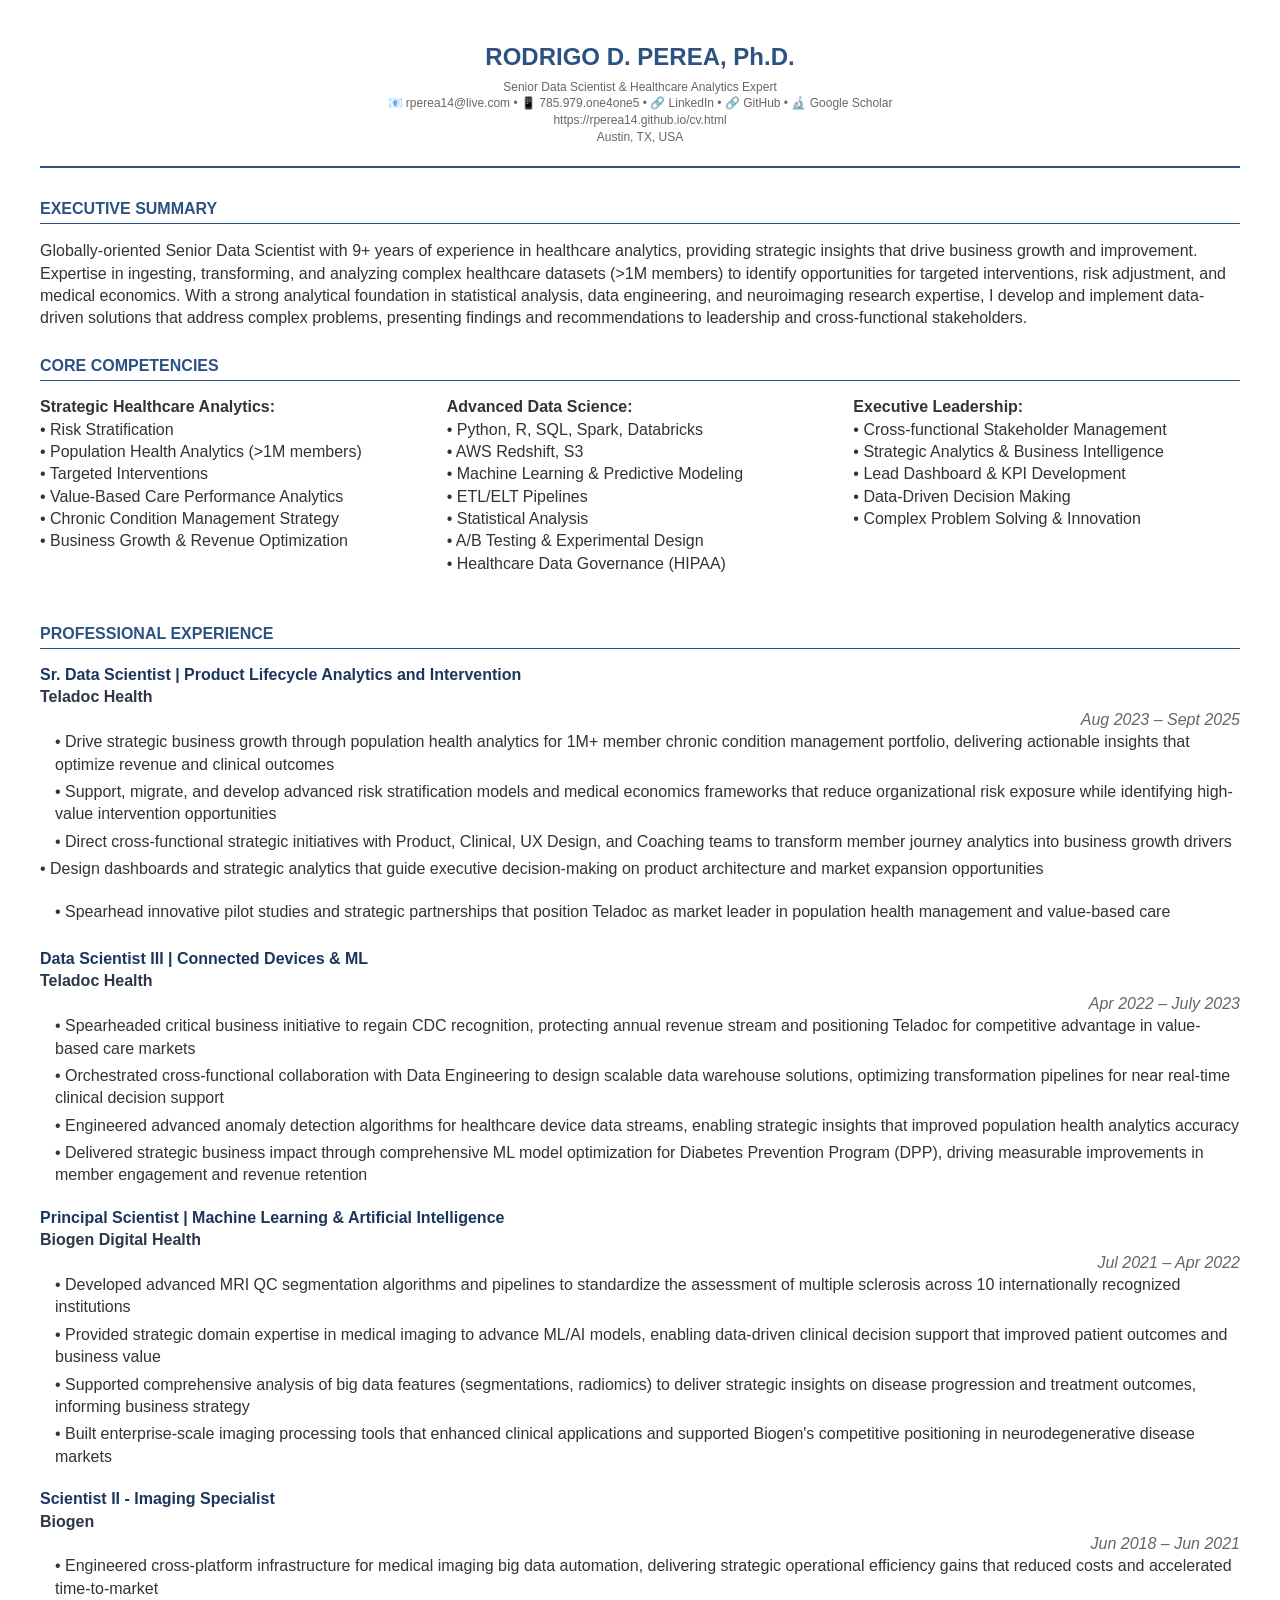
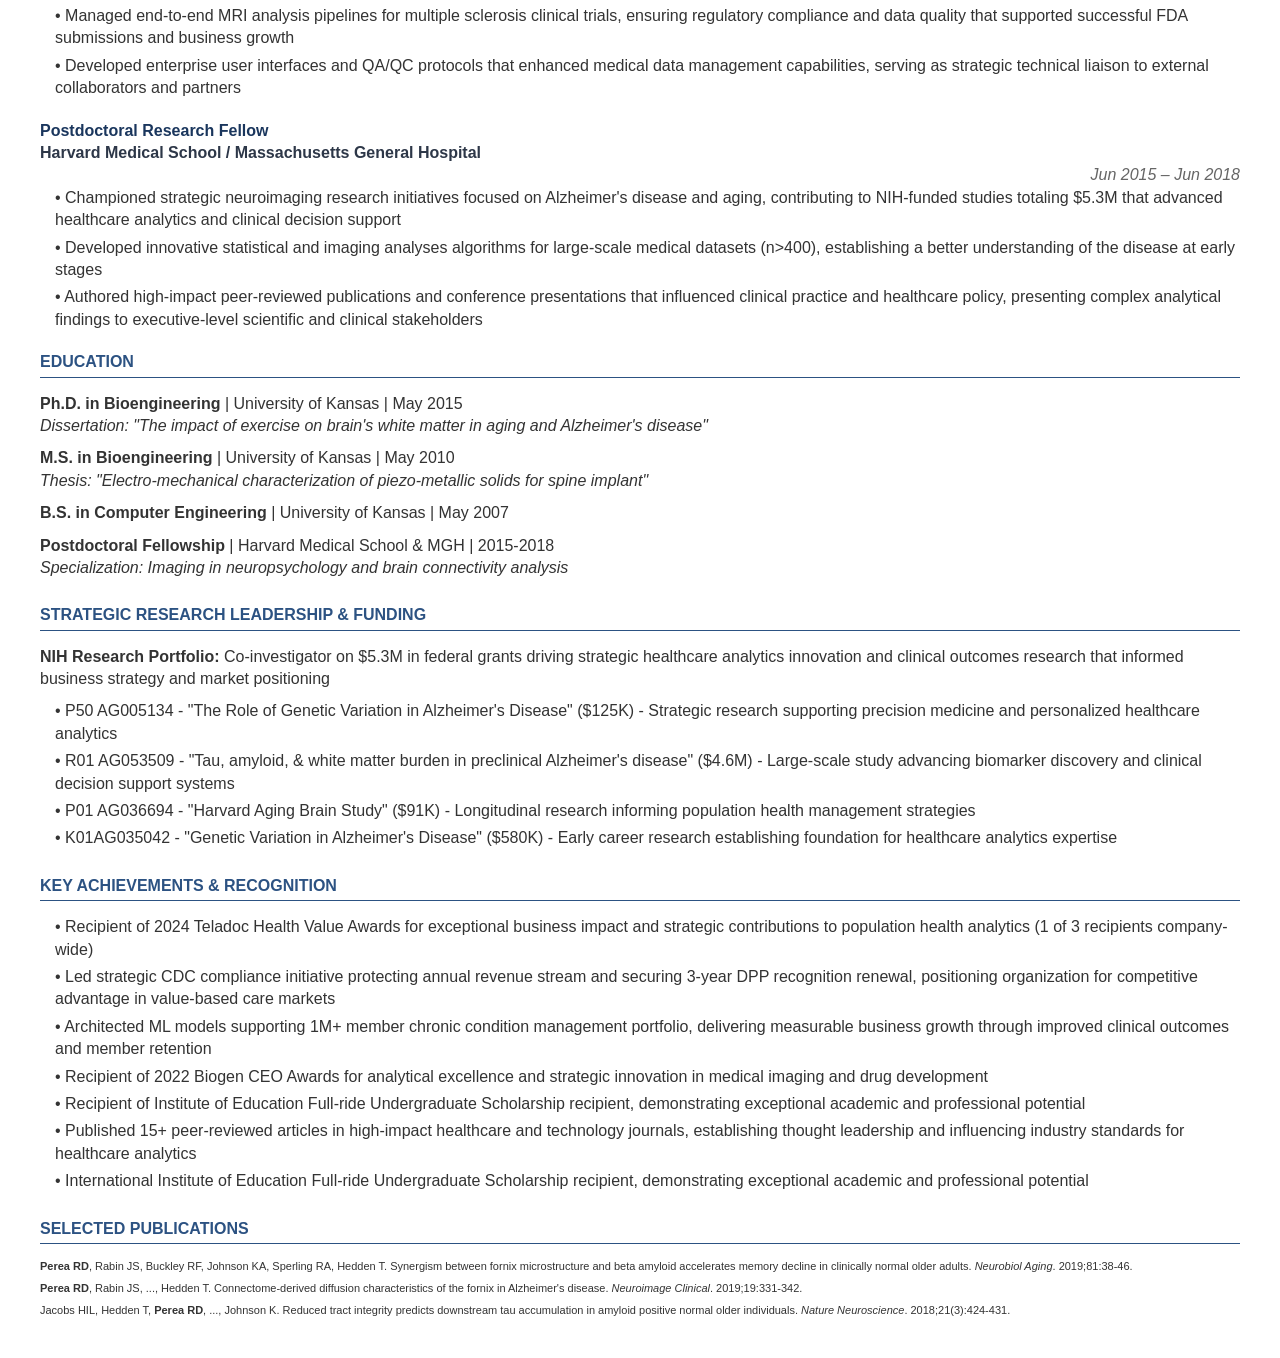
<file: .older/cv.html>
<!DOCTYPE html>
<html>
<head>
    <meta charset="UTF-8">
    <style>
        body { font-family: Arial, sans-serif; margin: 40px; line-height: 1.4; color: #333; }
        .header { text-align: center; border-bottom: 2px solid #2c5282; padding-bottom: 20px; margin-bottom: 30px; }
        .name { font-size: 24px; font-weight: bold; color: #2c5282; margin-bottom: 5px; }
        .contact { font-size: 12px; color: #666; }
        .section { margin-bottom: 25px; }
        .section-title { font-size: 16px; font-weight: bold; color: #2c5282; border-bottom: 1px solid #2c5282; margin-bottom: 15px; padding-bottom: 3px; }
        .job-title { font-weight: bold; color: #1a365d; }
        .company { font-weight: bold; color: #2d3748; }
        .date { float: right; color: #666; font-style: italic; }
        .achievement { margin-left: 15px; margin-bottom: 5px; }
        .education-item { margin-bottom: 10px; }
        .skills-grid { display: flex; flex-wrap: wrap; gap: 20px; }
        .skill-category { flex: 1; min-width: 200px; }
    </style>
</head>
<body>
    <div class="header">
        <div class="name">RODRIGO D. PEREA, Ph.D.</div>
        <div class="contact">
            Senior Data Scientist & Healthcare Analytics Expert<br>
            📧 rperea14@live.com • 📱 785.979.one4one5 • <a href="https://www.linkedin.com/in/rperea" target="_blank" style="color: #666; text-decoration: none;">🔗 LinkedIn</a> • <a href="https://github.com/rperea14" target="_blank" style="color: #666; text-decoration: none;">🔗 GitHub</a> • <a href="https://scholar.google.com/citations?user=7rtswHUAAAAJ&hl=en" target="_blank" style="color: #666; text-decoration: none;">🔬 Google Scholar</a><br>
            https://rperea14.github.io/cv.html <br> Austin, TX, USA
        </div>
    </div>

    <div class="section">
        <div class="section-title">EXECUTIVE SUMMARY</div>
        <p>Globally-oriented Senior Data Scientist with 9+ years of experience in healthcare analytics, providing strategic insights that drive business growth and improvement. Expertise in ingesting, transforming, and analyzing complex healthcare datasets (>1M members) to identify opportunities for targeted interventions, risk adjustment, and medical economics. With a strong analytical foundation in statistical analysis, data engineering, and neuroimaging research expertise, I develop and implement data-driven solutions that address complex problems, presenting findings and recommendations to leadership and cross-functional stakeholders.</p>
    </div>

    <div class="section">
        <div class="section-title">CORE COMPETENCIES</div>
        <div class="skills-grid">
            <div class="skill-category">
                <strong>Strategic Healthcare Analytics:</strong><br>
                • Risk Stratification<br>
                • Population Health Analytics (>1M members)<br>
                • Targeted Interventions<br>
                • Value-Based Care Performance Analytics<br>
                • Chronic Condition Management Strategy<br>
                • Business Growth & Revenue Optimization
            </div>
            <div class="skill-category">
                <strong>Advanced Data Science:</strong><br>
                • Python, R, SQL, Spark, Databricks<br>
                • AWS Redshift, S3<br>
                • Machine Learning & Predictive Modeling<br>
                • ETL/ELT Pipelines<br>
                • Statistical Analysis<br>
                • A/B Testing & Experimental Design<br>
                • Healthcare Data Governance (HIPAA)
            </div>
            <div class="skill-category">
                <strong>Executive Leadership:</strong><br>
                • Cross-functional Stakeholder Management<br>
                • Strategic Analytics & Business Intelligence<br>
                • Lead Dashboard & KPI Development<br>
                • Data-Driven Decision Making<br>
                • Complex Problem Solving & Innovation<br>
            </div>
        </div>
        <br></vr>
    </div>

    <div class="section">
        <div class="section-title">PROFESSIONAL EXPERIENCE</div>

        <div style="margin-bottom: 20px;">
            <div class="job-title">Sr. Data Scientist | Product Lifecycle Analytics and Intervention</div>
            <div class="company">Teladoc Health</div>
            <div class="date">Aug 2023 – Sept 2025</div>
            <div style="clear: both;"></div>
            <div class="achievement">• Drive strategic business growth through population health analytics for 1M+ member chronic condition management portfolio, delivering actionable insights that optimize revenue and clinical outcomes</div>
            <div class="achievement">• Support, migrate, and develop advanced risk stratification models and medical economics frameworks that reduce organizational risk exposure while identifying high-value intervention opportunities</div>
            <div class="achievement">• Direct cross-functional strategic initiatives with Product, Clinical, UX Design, and Coaching teams to transform member journey analytics into business growth drivers</div>
            <parameter name="achievement">• Design dashboards and strategic analytics that guide executive decision-making on product architecture and market expansion opportunities</div>
            <div class="achievement">• Spearhead innovative pilot studies and strategic partnerships that position Teladoc as market leader in population health management and value-based care</div>
        </div>

        <div style="margin-bottom: 20px;">
            <div class="job-title">Data Scientist III | Connected Devices & ML</div>
            <div class="company">Teladoc Health</div>
            <div class="date">Apr 2022 – July 2023</div>
            <div style="clear: both;"></div>
            <div class="achievement">• Spearheaded critical business initiative to regain CDC recognition, protecting annual revenue stream and positioning Teladoc for competitive advantage in value-based care markets</div>
            <div class="achievement">• Orchestrated cross-functional collaboration with Data Engineering to design scalable data warehouse solutions, optimizing transformation pipelines for near real-time clinical decision support</div>
            <div class="achievement">• Engineered advanced anomaly detection algorithms for healthcare device data streams, enabling strategic insights that improved population health analytics accuracy</div>
            <div class="achievement">• Delivered strategic business impact through comprehensive ML model optimization for Diabetes Prevention Program (DPP), driving measurable improvements in member engagement and revenue retention</div>
        </div>

        <div style="margin-bottom: 20px;">
            <div class="job-title">Principal Scientist | Machine Learning & Artificial Intelligence</div>
            <div class="company">Biogen Digital Health</div>
            <div class="date">Jul 2021 – Apr 2022</div>
            <div style="clear: both;"></div>
            <div class="achievement">• Developed advanced MRI QC segmentation algorithms and pipelines to standardize the assessment of multiple sclerosis across 10 internationally recognized institutions</div>
            <div class="achievement">• Provided strategic domain expertise in medical imaging to advance ML/AI models, enabling data-driven clinical decision support that improved patient outcomes and business value</div>
            <div class="achievement">• Supported comprehensive analysis of big data features (segmentations, radiomics) to deliver strategic insights on disease progression and treatment outcomes, informing business strategy</div>
            <div class="achievement">• Built enterprise-scale imaging processing tools that enhanced clinical applications and supported Biogen's competitive positioning in neurodegenerative disease markets</div>
        </div>

        <div style="margin-bottom: 20px;">
            <div class="job-title">Scientist II - Imaging Specialist</div>
            <div class="company">Biogen</div>
            <div class="date">Jun 2018 – Jun 2021</div>
            <div style="clear: both;"></div>
            <div class="achievement">• Engineered cross-platform infrastructure for medical imaging big data automation, delivering strategic operational efficiency gains that reduced costs and accelerated time-to-market</div>
            <div class="achievement">• Managed end-to-end MRI analysis pipelines for multiple sclerosis clinical trials, ensuring regulatory compliance and data quality that supported successful FDA submissions and business growth</div>
            <div class="achievement">• Developed enterprise user interfaces and QA/QC protocols that enhanced medical data management capabilities, serving as strategic technical liaison to external collaborators and partners</div>
        </div>

        <div style="margin-bottom: 20px;">
            <div class="job-title">Postdoctoral Research Fellow</div>
            <div class="company">Harvard Medical School / Massachusetts General Hospital</div>
            <div class="date">Jun 2015 – Jun 2018</div>
            <div style="clear: both;"></div>
            <div class="achievement">• Championed strategic neuroimaging research initiatives focused on Alzheimer's disease and aging, contributing to NIH-funded studies totaling $5.3M that advanced healthcare analytics and clinical decision support</div>
            <div class="achievement">• Developed innovative statistical and imaging analyses algorithms  for large-scale medical datasets (n>400), establishing a better understanding of the disease at early stages</div>
            <div class="achievement">• Authored high-impact peer-reviewed publications and conference presentations that influenced clinical practice and healthcare policy, presenting complex analytical findings to executive-level scientific and clinical stakeholders</div>
        </div>
    </div>

    <div class="section">
        <div class="section-title">EDUCATION</div>
        <div class="education-item">
            <strong>Ph.D. in Bioengineering</strong> | University of Kansas | May 2015<br>
            <em>Dissertation: "The impact of exercise on brain's white matter in aging and Alzheimer's disease"</em>
        </div>
        <div class="education-item">
            <strong>M.S. in Bioengineering</strong> | University of Kansas | May 2010<br>
            <em>Thesis: "Electro-mechanical characterization of piezo-metallic solids for spine implant"</em>
        </div>
        <div class="education-item">
            <strong>B.S. in Computer Engineering</strong> | University of Kansas | May 2007
        </div>
        <div class="education-item">
            <strong>Postdoctoral Fellowship</strong> | Harvard Medical School & MGH | 2015-2018<br>
            <em>Specialization: Imaging in neuropsychology and brain connectivity analysis</em>
        </div>
    </div>

    <div class="section">
        <div class="section-title">STRATEGIC RESEARCH LEADERSHIP & FUNDING</div>
        <div style="margin-bottom: 10px;">
            <strong>NIH Research Portfolio:</strong> Co-investigator on $5.3M in federal grants driving strategic healthcare analytics innovation and clinical outcomes research that informed business strategy and market positioning
        </div>
        <div class="achievement">• P50 AG005134 - "The Role of Genetic Variation in Alzheimer's Disease" ($125K) - Strategic research supporting precision medicine and personalized healthcare analytics</div>
        <div class="achievement">• R01 AG053509 - "Tau, amyloid, & white matter burden in preclinical Alzheimer's disease" ($4.6M) - Large-scale study advancing biomarker discovery and clinical decision support systems</div>
        <div class="achievement">• P01 AG036694 - "Harvard Aging Brain Study" ($91K) - Longitudinal research informing population health management strategies</div>
        <div class="achievement">• K01AG035042 - "Genetic Variation in Alzheimer's Disease" ($580K) - Early career research establishing foundation for healthcare analytics expertise</div>
    </div>

    <div class="section">
        <div class="section-title">KEY ACHIEVEMENTS & RECOGNITION</div>
        <div class="achievement">• Recipient of 2024 Teladoc Health Value Awards for exceptional business impact and strategic contributions to population health analytics (1 of 3 recipients company-wide)</div>
        <div class="achievement">• Led strategic CDC compliance initiative protecting annual revenue stream and securing 3-year DPP recognition renewal, positioning organization for competitive advantage in value-based care markets</div>
        <div class="achievement">• Architected ML models supporting 1M+ member chronic condition management portfolio, delivering measurable business growth through improved clinical outcomes and member retention</div>
        <div class="achievement">• Recipient of 2022 Biogen CEO Awards for analytical excellence and strategic innovation in medical imaging and drug development</div>
        <div class="achievement">• Recipient of  Institute of Education Full-ride Undergraduate Scholarship recipient, demonstrating exceptional academic and professional potential</div>
        <div class="achievement">• Published 15+ peer-reviewed articles in high-impact healthcare and technology journals, establishing thought leadership and influencing industry standards for healthcare analytics</div>        
        <div class="achievement">• International Institute of Education Full-ride Undergraduate Scholarship recipient, demonstrating exceptional academic and professional potential</div>
    </div>

    <div class="section">
        <div class="section-title">SELECTED PUBLICATIONS</div>
        <div style="font-size: 11px; line-height: 1.3;">
            <div style="margin-bottom: 8px;"> <strong>Perea RD</strong>, Rabin JS, Buckley RF, Johnson KA, Sperling RA, Hedden T. Synergism between fornix microstructure and beta amyloid accelerates memory decline in clinically normal older adults. <em>Neurobiol Aging</em>. 2019;81:38-46.</div>
            <div style="margin-bottom: 8px;"><strong>Perea RD</strong>, Rabin JS, ..., Hedden T. Connectome-derived diffusion characteristics of the fornix in Alzheimer's disease. <em>Neuroimage Clinical</em>. 2019;19:331-342.</div>
            <div style="margin-bottom: 8px;">Jacobs HIL, Hedden T, <strong>Perea RD</strong>, ..., Johnson K. Reduced tract integrity predicts downstream tau accumulation in amyloid positive normal older individuals. <em>Nature Neuroscience</em>. 2018;21(3):424-431.</div>
        </div>
    </div>

</body>
</html>
</file>
<file: css/design-tokens.css>
:root {
    /* Brand & Accent Colors */
    --primary: #2563eb;
    --primary-light: #3b82f6;
    --primary-dark: #1d4ed8;
    --primary-glow: rgba(37, 99, 235, 0.35);
    
    --cyan: #06b6d4;
    --cyan-light: #22d3ee;
    --cyan-glow: rgba(6, 182, 212, 0.35);
    
    --emerald: #10b981;
    --emerald-light: #34d399;
    --emerald-glow: rgba(16, 185, 129, 0.3);
    
    --purple: #8b5cf6;
    --purple-light: #a78bfa;
    --purple-glow: rgba(139, 92, 246, 0.3);
    
    --amber: #f59e0b;
    --rose: #f43f5e;

    /* Dark Theme (Default) */
    --bg-primary: #0b0f19;
    --bg-secondary: #111827;
    --bg-tertiary: #1f2937;
    --bg-card: rgba(17, 24, 39, 0.75);
    --bg-card-hover: rgba(31, 41, 55, 0.85);
    --bg-glass: rgba(17, 24, 39, 0.65);
    --bg-glass-strong: rgba(17, 24, 39, 0.9);
    
    --text-primary: #f9fafb;
    --text-secondary: #9ca3af;
    --text-muted: #6b7280;
    --text-invert: #0b0f19;

    --border-subtle: rgba(255, 255, 255, 0.08);
    --border-medium: rgba(255, 255, 255, 0.15);
    --border-accent: rgba(59, 130, 246, 0.4);

    --shadow-sm: 0 2px 8px rgba(0, 0, 0, 0.3);
    --shadow-md: 0 8px 24px rgba(0, 0, 0, 0.4);
    --shadow-lg: 0 16px 40px rgba(0, 0, 0, 0.5);
    --shadow-glow: 0 0 35px var(--primary-glow);
    --shadow-cyan-glow: 0 0 35px var(--cyan-glow);

    /* Gradients */
    --gradient-hero: linear-gradient(135deg, #06b6d4 0%, #3b82f6 50%, #8b5cf6 100%);
    --gradient-card: linear-gradient(145deg, rgba(31, 41, 55, 0.6) 0%, rgba(17, 24, 39, 0.8) 100%);
    --gradient-glow: radial-gradient(circle at 50% 0%, rgba(59, 130, 246, 0.15), transparent 70%);
    --gradient-mesh: radial-gradient(at 0% 0%, rgba(6, 182, 212, 0.12) 0px, transparent 50%),
                     radial-gradient(at 100% 100%, rgba(139, 92, 246, 0.12) 0px, transparent 50%);

    /* Typography */
    --font-heading: 'Plus Jakarta Sans', -apple-system, BlinkMacSystemFont, 'Segoe UI', Roboto, sans-serif;
    --font-body: 'Inter', -apple-system, BlinkMacSystemFont, 'Segoe UI', Roboto, sans-serif;
    --font-mono: 'JetBrains Mono', 'Fira Code', Consolas, monospace;

    /* Layout & Transitions */
    --radius-sm: 8px;
    --radius-md: 14px;
    --radius-lg: 20px;
    --radius-full: 9999px;
    --transition-fast: 0.15s cubic-bezier(0.4, 0, 0.2, 1);
    --transition-normal: 0.25s cubic-bezier(0.4, 0, 0.2, 1);
    --transition-smooth: 0.4s cubic-bezier(0.16, 1, 0.3, 1);
    --container-max-w: 1240px;
}

/* Light Mode Overrides */
[data-theme="light"] {
    --bg-primary: #f8fafc;
    --bg-secondary: #ffffff;
    --bg-tertiary: #f1f5f9;
    --bg-card: rgba(255, 255, 255, 0.85);
    --bg-card-hover: rgba(255, 255, 255, 0.98);
    --bg-glass: rgba(255, 255, 255, 0.75);
    --bg-glass-strong: rgba(255, 255, 255, 0.95);
    
    --text-primary: #0f172a;
    --text-secondary: #475569;
    --text-muted: #94a3b8;
    --text-invert: #ffffff;

    --border-subtle: rgba(15, 23, 42, 0.08);
    --border-medium: rgba(15, 23, 42, 0.15);
    --border-accent: rgba(37, 99, 235, 0.3);

    --shadow-sm: 0 2px 8px rgba(15, 23, 42, 0.05);
    --shadow-md: 0 8px 24px rgba(15, 23, 42, 0.08);
    --shadow-lg: 0 16px 40px rgba(15, 23, 42, 0.12);
    --shadow-glow: 0 0 25px rgba(37, 99, 235, 0.2);
    --shadow-cyan-glow: 0 0 25px rgba(6, 182, 212, 0.2);

    --gradient-card: linear-gradient(145deg, rgba(255, 255, 255, 0.9) 0%, rgba(241, 245, 249, 0.7) 100%);
    --gradient-glow: radial-gradient(circle at 50% 0%, rgba(37, 99, 235, 0.08), transparent 70%);
    --gradient-mesh: radial-gradient(at 0% 0%, rgba(6, 182, 212, 0.06) 0px, transparent 50%),
                     radial-gradient(at 100% 100%, rgba(139, 92, 246, 0.06) 0px, transparent 50%);
}
</file>
<file: css/base.css>
/* Google Fonts Import */
@import url('https://fonts.googleapis.com/css2?family=Inter:wght@300;400;500;600;700;800&family=JetBrains+Mono:wght@400;500;600&family=Plus+Jakarta+Sans:wght@500;600;700;800&display=swap');

/* CSS Reset & Box Sizing */
*, *::before, *::after {
    box-sizing: border-box;
    margin: 0;
    padding: 0;
}

html {
    scroll-behavior: smooth;
    font-size: 16px;
    -webkit-font-smoothing: antialiased;
    -moz-osx-font-smoothing: grayscale;
}

body {
    font-family: var(--font-body);
    background-color: var(--bg-primary);
    color: var(--text-primary);
    line-height: 1.65;
    overflow-x: hidden;
    min-height: 100vh;
    transition: background-color var(--transition-normal), color var(--transition-normal);
    position: relative;
}

/* Ambient Background Light Mesh */
body::before {
    content: '';
    position: fixed;
    top: 0;
    left: 0;
    width: 100vw;
    height: 100vh;
    background: var(--gradient-mesh);
    pointer-events: none;
    z-index: 0;
    opacity: 0.8;
}

/* Container */
.container {
    width: 100%;
    max-width: var(--container-max-w);
    margin: 0 auto;
    padding: 0 1.5rem;
    position: relative;
    z-index: 1;
}

/* Typography Defaults */
h1, h2, h3, h4, h5, h6 {
    font-family: var(--font-heading);
    color: var(--text-primary);
    font-weight: 700;
    line-height: 1.25;
    letter-spacing: -0.02em;
}

h1 { font-size: clamp(2.4rem, 5vw, 3.8rem); font-weight: 800; }
h2 { font-size: clamp(1.8rem, 3.5vw, 2.6rem); }
h3 { font-size: clamp(1.3rem, 2.5vw, 1.75rem); }
h4 { font-size: 1.2rem; }

p {
    color: var(--text-secondary);
    font-size: 1.05rem;
}

a {
    color: var(--primary-light);
    text-decoration: none;
    transition: color var(--transition-fast);
}

a:hover {
    color: var(--cyan-light);
}

ul, ol {
    list-style-position: inside;
}

code, pre {
    font-family: var(--font-mono);
}

/* Section Wrapper */
.section {
    padding: 6rem 0;
    position: relative;
    z-index: 1;
}

.section-alt {
    background-color: var(--bg-secondary);
    border-top: 1px solid var(--border-subtle);
    border-bottom: 1px solid var(--border-subtle);
}

.section-header {
    text-align: center;
    max-width: 760px;
    margin: 0 auto 3.5rem auto;
}

.section-badge {
    display: inline-flex;
    align-items: center;
    gap: 0.5rem;
    padding: 0.35rem 1rem;
    border-radius: var(--radius-full);
    background: rgba(37, 99, 235, 0.12);
    border: 1px solid rgba(59, 130, 246, 0.3);
    color: var(--cyan-light);
    font-size: 0.85rem;
    font-weight: 600;
    text-transform: uppercase;
    letter-spacing: 0.08em;
    margin-bottom: 1rem;
}

.section-title {
    margin-bottom: 1rem;
}

.section-subtitle {
    font-size: 1.15rem;
    color: var(--text-secondary);
}

/* Gradient Text Effect */
.gradient-text {
    background: var(--gradient-hero);
    -webkit-background-clip: text;
    -webkit-text-fill-color: transparent;
    display: inline-block;
}

.gradient-text-cyan {
    background: linear-gradient(135deg, var(--cyan-light) 0%, var(--emerald-light) 100%);
    -webkit-background-clip: text;
    -webkit-text-fill-color: transparent;
    display: inline-block;
}

/* Utility Animations */
@keyframes pulseGlow {
    0%, 100% { transform: scale(1); opacity: 0.8; }
    50% { transform: scale(1.05); opacity: 1; }
}

@keyframes floatAnim {
    0%, 100% { transform: translateY(0px); }
    50% { transform: translateY(-8px); }
}

@keyframes liveBlink {
    0%, 100% { opacity: 1; }
    50% { opacity: 0.3; }
}

.animate-float {
    animation: floatAnim 4s ease-in-out infinite;
}

.live-indicator {
    display: inline-block;
    width: 8px;
    height: 8px;
    border-radius: 50%;
    background-color: var(--emerald-light);
    box-shadow: 0 0 8px var(--emerald-light);
    animation: liveBlink 1.8s infinite;
}
</file>
<file: css/components.css>
/* ==========================================================================
   Navigation Bar (Glassmorphic)
   ========================================================================== */
.navbar {
    position: fixed;
    top: 0;
    left: 0;
    right: 0;
    z-index: 1000;
    background: var(--bg-glass-strong);
    backdrop-filter: blur(16px);
    -webkit-backdrop-filter: blur(16px);
    border-bottom: 1px solid var(--border-subtle);
    transition: all var(--transition-normal);
}

.nav-container {
    display: flex;
    align-items: center;
    justify-content: space-between;
    height: 76px;
    max-width: var(--container-max-w);
    margin: 0 auto;
    padding: 0 1.5rem;
}

.nav-brand {
    display: flex;
    align-items: center;
    gap: 0.75rem;
    font-family: var(--font-heading);
    font-weight: 700;
    font-size: 1.25rem;
    color: var(--text-primary);
    text-decoration: none;
}

.brand-avatar {
    width: 40px;
    height: 40px;
    border-radius: var(--radius-sm);
    background: linear-gradient(135deg, var(--cyan) 0%, var(--primary) 100%);
    display: flex;
    align-items: center;
    justify-content: center;
    font-size: 1.2rem;
    box-shadow: 0 0 15px var(--cyan-glow);
}

.nav-links {
    display: flex;
    align-items: center;
    gap: 1.75rem;
    list-style: none;
}

.nav-link {
    font-size: 0.95rem;
    font-weight: 500;
    color: var(--text-secondary);
    transition: color var(--transition-fast);
    position: relative;
    padding: 0.5rem 0;
}

.nav-link:hover, .nav-link.active {
    color: var(--text-primary);
}

.nav-link.active::after {
    content: '';
    position: absolute;
    bottom: 0;
    left: 0;
    right: 0;
    height: 2px;
    background: var(--gradient-hero);
    border-radius: var(--radius-full);
}

.nav-link-flagship {
    display: inline-flex;
    align-items: center;
    gap: 0.4rem;
    padding: 0.4rem 0.85rem !important;
    border-radius: var(--radius-full);
    background: rgba(6, 182, 212, 0.12);
    border: 1px solid rgba(6, 182, 212, 0.35);
    color: var(--cyan-light) !important;
    font-weight: 600 !important;
}

.nav-link-flagship:hover {
    background: rgba(6, 182, 212, 0.22);
    box-shadow: 0 0 15px var(--cyan-glow);
}

.nav-actions {
    display: flex;
    align-items: center;
    gap: 0.85rem;
}

/* Theme Toggle Button */
.theme-toggle-btn {
    background: var(--bg-tertiary);
    border: 1px solid var(--border-subtle);
    color: var(--text-primary);
    width: 38px;
    height: 38px;
    border-radius: var(--radius-md);
    display: flex;
    align-items: center;
    justify-content: center;
    cursor: pointer;
    font-size: 1.1rem;
    transition: all var(--transition-fast);
}

.theme-toggle-btn:hover {
    border-color: var(--border-medium);
    transform: scale(1.05);
}

/* Hamburger Menu for Mobile */
.mobile-menu-btn {
    display: none;
    background: transparent;
    border: none;
    color: var(--text-primary);
    font-size: 1.5rem;
    cursor: pointer;
    padding: 0.5rem;
}

/* ==========================================================================
   Buttons
   ========================================================================== */
.btn {
    display: inline-flex;
    align-items: center;
    justify-content: center;
    gap: 0.6rem;
    padding: 0.8rem 1.6rem;
    font-family: var(--font-heading);
    font-size: 0.95rem;
    font-weight: 600;
    border-radius: var(--radius-md);
    cursor: pointer;
    transition: all var(--transition-normal);
    text-decoration: none;
    border: 1px solid transparent;
}

.btn-primary {
    background: linear-gradient(135deg, var(--primary) 0%, var(--primary-dark) 100%);
    color: #ffffff;
    box-shadow: var(--shadow-glow);
}

.btn-primary:hover {
    transform: translateY(-2px);
    box-shadow: 0 0 25px rgba(37, 99, 235, 0.6);
    color: #ffffff;
}

.btn-cyan {
    background: linear-gradient(135deg, var(--cyan) 0%, var(--primary) 100%);
    color: #ffffff;
    box-shadow: var(--shadow-cyan-glow);
}

.btn-cyan:hover {
    transform: translateY(-2px);
    box-shadow: 0 0 25px rgba(6, 182, 212, 0.6);
    color: #ffffff;
}

.btn-secondary {
    background: var(--bg-tertiary);
    color: var(--text-primary);
    border: 1px solid var(--border-medium);
}

.btn-secondary:hover {
    background: var(--bg-card-hover);
    border-color: var(--primary-light);
    color: var(--text-primary);
    transform: translateY(-2px);
}

.btn-outline {
    background: transparent;
    color: var(--text-primary);
    border: 1px solid var(--border-medium);
}

.btn-outline:hover {
    background: rgba(255, 255, 255, 0.05);
    border-color: var(--cyan-light);
    color: var(--cyan-light);
}

.btn-sm {
    padding: 0.5rem 1rem;
    font-size: 0.85rem;
    border-radius: var(--radius-sm);
}

.btn-lg {
    padding: 1rem 2.2rem;
    font-size: 1.1rem;
    border-radius: var(--radius-md);
}

/* ==========================================================================
   Hero Section
   ========================================================================== */
.hero {
    min-height: 90vh;
    display: flex;
    align-items: center;
    padding: 9rem 0 5rem 0;
    position: relative;
}

.hero-grid {
    display: grid;
    grid-template-columns: 1.2fr 0.8fr;
    gap: 3.5rem;
    align-items: center;
}

.hero-badge-container {
    margin-bottom: 1.5rem;
}

.hero-badge {
    display: inline-flex;
    align-items: center;
    gap: 0.6rem;
    padding: 0.4rem 1.1rem;
    background: rgba(6, 182, 212, 0.1);
    border: 1px solid rgba(6, 182, 212, 0.3);
    border-radius: var(--radius-full);
    font-size: 0.9rem;
    color: var(--cyan-light);
    font-weight: 600;
}

.hero-title {
    margin-bottom: 1.25rem;
    line-height: 1.15;
}

.hero-typed-role {
    font-size: clamp(1.4rem, 3vw, 2.1rem);
    color: var(--text-secondary);
    font-weight: 600;
    margin-bottom: 1.5rem;
    min-height: 2.6rem;
}

.hero-desc {
    font-size: 1.15rem;
    color: var(--text-secondary);
    max-width: 620px;
    margin-bottom: 2.25rem;
    line-height: 1.7;
}

.hero-cta {
    display: flex;
    flex-wrap: wrap;
    gap: 1rem;
    margin-bottom: 2.5rem;
}

.hero-trust-badges {
    display: flex;
    flex-wrap: wrap;
    align-items: center;
    gap: 1.5rem;
    padding-top: 1.5rem;
    border-top: 1px solid var(--border-subtle);
}

.trust-item {
    display: flex;
    align-items: center;
    gap: 0.5rem;
    font-size: 0.9rem;
    color: var(--text-muted);
    font-weight: 500;
}

.trust-item span.icon {
    font-size: 1.1rem;
}

/* Hero Visual Card */
.hero-visual {
    position: relative;
}

.hero-glass-card {
    background: var(--bg-card);
    backdrop-filter: blur(20px);
    -webkit-backdrop-filter: blur(20px);
    border: 1px solid var(--border-medium);
    border-radius: var(--radius-lg);
    padding: 2rem;
    box-shadow: var(--shadow-lg);
    position: relative;
    overflow: hidden;
}

.hero-glass-card::before {
    content: '';
    position: absolute;
    top: 0;
    left: 0;
    right: 0;
    height: 3px;
    background: var(--gradient-hero);
}

.hero-profile-header {
    display: flex;
    align-items: center;
    gap: 1.25rem;
    margin-bottom: 1.5rem;
}

.hero-profile-avatar {
    width: 68px;
    height: 68px;
    border-radius: var(--radius-md);
    background: linear-gradient(135deg, var(--cyan) 0%, var(--primary) 50%, var(--purple) 100%);
    display: flex;
    align-items: center;
    justify-content: center;
    font-size: 2rem;
    box-shadow: 0 0 20px var(--cyan-glow);
}

.hero-profile-title h3 {
    font-size: 1.25rem;
    margin-bottom: 0.2rem;
}

.hero-profile-title p {
    font-size: 0.9rem;
    color: var(--cyan-light);
    font-weight: 600;
}

/* ==========================================================================
   Stats Grid (Animated Counters)
   ========================================================================== */
.stats-grid {
    display: grid;
    grid-template-columns: repeat(auto-fit, minmax(220px, 1fr));
    gap: 1.5rem;
    margin-top: 2rem;
}

.stat-card {
    background: var(--bg-card);
    border: 1px solid var(--border-subtle);
    border-radius: var(--radius-md);
    padding: 1.75rem 1.5rem;
    text-align: center;
    transition: all var(--transition-normal);
}

.stat-card:hover {
    transform: translateY(-4px);
    border-color: var(--border-accent);
    box-shadow: var(--shadow-md);
}

.stat-number {
    font-family: var(--font-heading);
    font-size: 2.5rem;
    font-weight: 800;
    color: var(--text-primary);
    line-height: 1;
    margin-bottom: 0.5rem;
    background: var(--gradient-hero);
    -webkit-background-clip: text;
    -webkit-text-fill-color: transparent;
}

.stat-label {
    font-size: 0.92rem;
    color: var(--text-secondary);
    font-weight: 500;
}

/* ==========================================================================
   Featured Flagship Banner (MedicAI Spotlight)
   ========================================================================== */
.flagship-card {
    background: linear-gradient(145deg, rgba(6, 182, 212, 0.08) 0%, rgba(37, 99, 235, 0.12) 50%, rgba(17, 24, 39, 0.95) 100%);
    border: 1px solid rgba(6, 182, 212, 0.35);
    border-radius: var(--radius-lg);
    padding: 2.75rem;
    box-shadow: 0 0 40px rgba(6, 182, 212, 0.15);
    display: grid;
    grid-template-columns: 1.2fr 0.8fr;
    gap: 2.5rem;
    align-items: center;
    position: relative;
    overflow: hidden;
    margin: 2rem 0;
}

.flagship-card::after {
    content: '';
    position: absolute;
    top: -50%;
    right: -20%;
    width: 350px;
    height: 350px;
    background: radial-gradient(circle, var(--cyan-glow) 0%, transparent 70%);
    pointer-events: none;
}

.flagship-badge {
    display: inline-flex;
    align-items: center;
    gap: 0.5rem;
    padding: 0.35rem 0.9rem;
    border-radius: var(--radius-full);
    background: rgba(16, 185, 129, 0.15);
    border: 1px solid rgba(16, 185, 129, 0.4);
    color: var(--emerald-light);
    font-size: 0.85rem;
    font-weight: 700;
    margin-bottom: 1rem;
}

.flagship-content h3 {
    font-size: 2.1rem;
    margin-bottom: 1rem;
}

.flagship-content p {
    font-size: 1.05rem;
    color: var(--text-secondary);
    margin-bottom: 1.5rem;
    line-height: 1.6;
}

.flagship-tags {
    display: flex;
    flex-wrap: wrap;
    gap: 0.6rem;
    margin-bottom: 1.75rem;
}

.tag-pill {
    padding: 0.3rem 0.75rem;
    border-radius: var(--radius-full);
    background: var(--bg-tertiary);
    border: 1px solid var(--border-subtle);
    font-size: 0.82rem;
    font-weight: 500;
    color: var(--text-secondary);
}

.tag-pill.active {
    background: rgba(37, 99, 235, 0.2);
    border-color: var(--primary-light);
    color: var(--primary-light);
}

/* Flagship Mini Interactive Preview Mockup */
.flagship-mockup {
    background: var(--bg-secondary);
    border: 1px solid var(--border-medium);
    border-radius: var(--radius-md);
    overflow: hidden;
    box-shadow: var(--shadow-lg);
}

.mockup-header {
    background: var(--bg-tertiary);
    padding: 0.75rem 1rem;
    display: flex;
    align-items: center;
    justify-content: space-between;
    border-bottom: 1px solid var(--border-subtle);
}

.mockup-dots {
    display: flex;
    gap: 6px;
}

.mockup-dots span {
    width: 10px;
    height: 10px;
    border-radius: 50%;
    background: var(--border-medium);
}

.mockup-dots span:nth-child(1) { background: #ef4444; }
.mockup-dots span:nth-child(2) { background: #f59e0b; }
.mockup-dots span:nth-child(3) { background: #10b981; }

.mockup-body {
    padding: 1.25rem;
}

/* ==========================================================================
   Competencies Matrix Tabs
   ========================================================================== */
.competency-grid {
    display: grid;
    grid-template-columns: repeat(auto-fit, minmax(320px, 1fr));
    gap: 1.75rem;
}

.competency-card {
    background: var(--bg-card);
    border: 1px solid var(--border-subtle);
    border-radius: var(--radius-lg);
    padding: 2rem;
    transition: all var(--transition-normal);
    position: relative;
}

.competency-card:hover {
    transform: translateY(-4px);
    border-color: var(--border-accent);
    box-shadow: var(--shadow-md);
}

.competency-icon {
    width: 52px;
    height: 52px;
    border-radius: var(--radius-md);
    background: rgba(37, 99, 235, 0.12);
    border: 1px solid rgba(59, 130, 246, 0.3);
    display: flex;
    align-items: center;
    justify-content: center;
    font-size: 1.6rem;
    margin-bottom: 1.25rem;
}

.competency-card h3 {
    font-size: 1.35rem;
    margin-bottom: 0.75rem;
}

.competency-list {
    list-style: none;
    margin-top: 1rem;
}

.competency-list li {
    position: relative;
    padding-left: 1.5rem;
    margin-bottom: 0.6rem;
    font-size: 0.95rem;
    color: var(--text-secondary);
}

.competency-list li::before {
    content: '→';
    position: absolute;
    left: 0;
    color: var(--cyan-light);
    font-weight: bold;
}

/* ==========================================================================
   Career Timeline
   ========================================================================== */
.timeline {
    position: relative;
    max-width: 900px;
    margin: 0 auto;
    padding-left: 2rem;
}

.timeline::before {
    content: '';
    position: absolute;
    top: 0;
    bottom: 0;
    left: 7px;
    width: 2px;
    background: linear-gradient(180deg, var(--cyan) 0%, var(--primary) 50%, var(--purple) 100%);
}

.timeline-item {
    position: relative;
    margin-bottom: 2.5rem;
}

.timeline-dot {
    position: absolute;
    left: -2rem;
    top: 6px;
    width: 16px;
    height: 16px;
    border-radius: 50%;
    background: var(--bg-primary);
    border: 3px solid var(--cyan);
    box-shadow: 0 0 10px var(--cyan-glow);
}

.timeline-content {
    background: var(--bg-card);
    border: 1px solid var(--border-subtle);
    border-radius: var(--radius-md);
    padding: 1.75rem;
    transition: all var(--transition-normal);
}

.timeline-content:hover {
    border-color: var(--border-accent);
    box-shadow: var(--shadow-md);
}

.timeline-header {
    display: flex;
    justify-content: space-between;
    align-items: flex-start;
    flex-wrap: wrap;
    gap: 0.5rem;
    margin-bottom: 0.75rem;
}

.timeline-role {
    font-size: 1.2rem;
    font-weight: 700;
    color: var(--text-primary);
}

.timeline-company {
    font-size: 1rem;
    color: var(--cyan-light);
    font-weight: 600;
}

.timeline-date {
    display: inline-block;
    padding: 0.2rem 0.75rem;
    border-radius: var(--radius-full);
    background: var(--bg-tertiary);
    font-size: 0.85rem;
    color: var(--text-muted);
    font-weight: 500;
}

.timeline-achievements {
    list-style: none;
    margin-top: 1rem;
}

.timeline-achievements li {
    position: relative;
    padding-left: 1.4rem;
    margin-bottom: 0.5rem;
    font-size: 0.95rem;
    color: var(--text-secondary);
}

.timeline-achievements li::before {
    content: '•';
    position: absolute;
    left: 0;
    color: var(--primary-light);
    font-size: 1.2rem;
    line-height: 1;
}

/* ==========================================================================
   Cards & Grids (Publications, Projects, Awards)
   ========================================================================== */
.card-grid {
    display: grid;
    grid-template-columns: repeat(auto-fit, minmax(320px, 1fr));
    gap: 1.75rem;
}

.feature-card {
    background: var(--bg-card);
    border: 1px solid var(--border-subtle);
    border-radius: var(--radius-lg);
    padding: 2rem;
    transition: all var(--transition-normal);
}

.feature-card:hover {
    transform: translateY(-4px);
    border-color: var(--border-accent);
    box-shadow: var(--shadow-md);
}

.award-card {
    background: linear-gradient(145deg, rgba(245, 158, 11, 0.06) 0%, var(--bg-card) 100%);
    border: 1px solid rgba(245, 158, 11, 0.25);
    border-radius: var(--radius-lg);
    padding: 1.75rem;
    transition: all var(--transition-normal);
}

.award-card:hover {
    transform: translateY(-4px);
    border-color: rgba(245, 158, 11, 0.5);
    box-shadow: 0 0 25px rgba(245, 158, 11, 0.15);
}

.award-icon {
    font-size: 2rem;
    margin-bottom: 1rem;
}

/* ==========================================================================
   Footer
   ========================================================================== */
.footer {
    background: var(--bg-secondary);
    border-top: 1px solid var(--border-subtle);
    padding: 4rem 0 2.5rem 0;
    margin-top: 4rem;
}

.footer-grid {
    display: grid;
    grid-template-columns: 2fr 1fr 1fr;
    gap: 3rem;
    margin-bottom: 3rem;
}

.footer-brand h4 {
    font-size: 1.25rem;
    margin-bottom: 0.75rem;
}

.footer-brand p {
    font-size: 0.95rem;
    color: var(--text-muted);
    max-width: 380px;
    margin-bottom: 1.5rem;
}

.social-links {
    display: flex;
    gap: 0.75rem;
}

.social-btn {
    width: 40px;
    height: 40px;
    border-radius: var(--radius-md);
    background: var(--bg-tertiary);
    border: 1px solid var(--border-subtle);
    display: flex;
    align-items: center;
    justify-content: center;
    color: var(--text-primary);
    font-size: 1.1rem;
    transition: all var(--transition-fast);
}

.social-btn:hover {
    background: var(--bg-card-hover);
    border-color: var(--cyan-light);
    color: var(--cyan-light);
    transform: translateY(-2px);
}

.footer-col h5 {
    font-size: 1rem;
    margin-bottom: 1.2rem;
    color: var(--text-primary);
}

.footer-links {
    list-style: none;
}

.footer-links li {
    margin-bottom: 0.6rem;
}

.footer-links a {
    color: var(--text-secondary);
    font-size: 0.92rem;
}

.footer-links a:hover {
    color: var(--cyan-light);
}

.footer-bottom {
    display: flex;
    justify-content: space-between;
    align-items: center;
    padding-top: 2rem;
    border-top: 1px solid var(--border-subtle);
    font-size: 0.88rem;
    color: var(--text-muted);
    flex-wrap: wrap;
    gap: 1rem;
}

/* ==========================================================================
   Responsive Breakpoints
   ========================================================================== */
@media (max-width: 992px) {
    .hero-grid {
        grid-template-columns: 1fr;
        gap: 2.5rem;
    }
    
    .flagship-card {
        grid-template-columns: 1fr;
        padding: 2rem;
    }

    .footer-grid {
        grid-template-columns: 1fr 1fr;
    }
}

@media (max-width: 768px) {
    .nav-links {
        display: none;
    }

    .mobile-menu-btn {
        display: block;
    }

    .mobile-nav-drawer {
        position: fixed;
        top: 76px;
        left: 0;
        right: 0;
        background: var(--bg-glass-strong);
        backdrop-filter: blur(20px);
        -webkit-backdrop-filter: blur(20px);
        border-bottom: 1px solid var(--border-medium);
        padding: 1.5rem;
        display: flex;
        flex-direction: column;
        gap: 1rem;
        z-index: 999;
        transform: translateY(-150%);
        transition: transform var(--transition-normal);
    }

    .mobile-nav-drawer.open {
        transform: translateY(0);
    }

    .footer-grid {
        grid-template-columns: 1fr;
    }
}
</file>
<file: css/medicai.css>
/* ==========================================================================
   MedicAI Landing Page & Interactive Scribe Styles
   ========================================================================== */

/* Hero Banner & Glowing Gradients */
.medicai-hero {
    padding: 8.5rem 0 4.5rem 0;
    position: relative;
    overflow: hidden;
}

.medicai-hero-glow {
    position: absolute;
    top: 10%;
    left: 50%;
    transform: translateX(-50%);
    width: 600px;
    height: 400px;
    background: radial-gradient(ellipse at center, rgba(6, 182, 212, 0.22) 0%, rgba(37, 99, 235, 0.12) 50%, transparent 75%);
    pointer-events: none;
    z-index: 0;
}

.medicai-header {
    text-align: center;
    max-width: 860px;
    margin: 0 auto 3rem auto;
    position: relative;
    z-index: 1;
}

.medicai-header h1 {
    font-size: clamp(2.4rem, 5vw, 3.8rem);
    margin-bottom: 1.25rem;
    line-height: 1.15;
}

.medicai-tagline {
    font-size: 1.25rem;
    color: var(--text-secondary);
    line-height: 1.6;
    margin-bottom: 2rem;
}

/* ==========================================================================
   Interactive Live Scribing Sandbox (The Core Demo Widget)
   ========================================================================== */
.sandbox-wrapper {
    background: var(--bg-card);
    backdrop-filter: blur(20px);
    -webkit-backdrop-filter: blur(20px);
    border: 1px solid rgba(6, 182, 212, 0.3);
    border-radius: var(--radius-lg);
    box-shadow: 0 0 50px rgba(6, 182, 212, 0.15), var(--shadow-lg);
    overflow: hidden;
    margin: 2.5rem 0 5rem 0;
    position: relative;
    z-index: 2;
}

.sandbox-topbar {
    background: var(--bg-tertiary);
    padding: 1rem 1.5rem;
    display: flex;
    align-items: center;
    justify-content: space-between;
    border-bottom: 1px solid var(--border-subtle);
    flex-wrap: wrap;
    gap: 1rem;
}

.sandbox-title-area {
    display: flex;
    align-items: center;
    gap: 0.85rem;
}

.status-pill {
    display: inline-flex;
    align-items: center;
    gap: 0.4rem;
    padding: 0.25rem 0.75rem;
    border-radius: var(--radius-full);
    font-size: 0.8rem;
    font-weight: 600;
}

.status-pill.ready {
    background: rgba(16, 185, 129, 0.15);
    border: 1px solid rgba(16, 185, 129, 0.35);
    color: var(--emerald-light);
}

.status-pill.recording {
    background: rgba(239, 68, 68, 0.15);
    border: 1px solid rgba(239, 68, 68, 0.35);
    color: #f87171;
    animation: liveBlink 1.5s infinite;
}

.sandbox-controls {
    display: flex;
    align-items: center;
    gap: 0.75rem;
}

/* 2-Column Sandbox Layout */
.sandbox-body {
    display: grid;
    grid-template-columns: 1.1fr 1fr;
    min-height: 520px;
}

/* Left Column: Live Audio & Streaming Diarized Transcript */
.transcript-panel {
    background: rgba(11, 15, 25, 0.6);
    border-right: 1px solid var(--border-subtle);
    padding: 1.5rem;
    display: flex;
    flex-direction: column;
}

.audio-visualizer-container {
    background: var(--bg-secondary);
    border: 1px solid var(--border-subtle);
    border-radius: var(--radius-md);
    padding: 1rem;
    margin-bottom: 1.25rem;
}

.waveform-canvas {
    width: 100%;
    height: 60px;
    display: block;
}

.audio-meta-row {
    display: flex;
    justify-content: space-between;
    align-items: center;
    font-size: 0.82rem;
    color: var(--text-muted);
    margin-top: 0.5rem;
    font-family: var(--font-mono);
}

.transcript-feed {
    flex: 1;
    overflow-y: auto;
    max-height: 380px;
    display: flex;
    flex-direction: column;
    gap: 0.85rem;
    padding-right: 0.5rem;
}

.transcript-bubble {
    display: flex;
    gap: 0.75rem;
    padding: 0.85rem 1rem;
    border-radius: var(--radius-md);
    background: var(--bg-card);
    border: 1px solid var(--border-subtle);
    font-size: 0.92rem;
    line-height: 1.5;
    transition: all var(--transition-fast);
    animation: fadeInSlide 0.3s ease-out;
}

@keyframes fadeInSlide {
    from { opacity: 0; transform: translateY(8px); }
    to { opacity: 1; transform: translateY(0); }
}

.transcript-bubble.doctor {
    border-left: 3px solid var(--cyan);
}

.transcript-bubble.patient {
    border-left: 3px solid var(--purple);
}

.speaker-avatar {
    width: 32px;
    height: 32px;
    border-radius: var(--radius-sm);
    display: flex;
    align-items: center;
    justify-content: center;
    font-size: 0.9rem;
    font-weight: 700;
    flex-shrink: 0;
}

.speaker-avatar.doc {
    background: rgba(6, 182, 212, 0.18);
    color: var(--cyan-light);
    border: 1px solid rgba(6, 182, 212, 0.3);
}

.speaker-avatar.pat {
    background: rgba(139, 92, 246, 0.18);
    color: var(--purple-light);
    border: 1px solid rgba(139, 92, 246, 0.3);
}

.speaker-content {
    flex: 1;
}

.speaker-header {
    display: flex;
    justify-content: space-between;
    font-size: 0.78rem;
    font-weight: 600;
    margin-bottom: 0.25rem;
    color: var(--text-muted);
}

.speaker-text {
    color: var(--text-primary);
}

/* Right Column: AI Extraction & Dynamic SOAP Notes */
.ai-output-panel {
    background: var(--bg-card);
    padding: 1.5rem;
    display: flex;
    flex-direction: column;
}

.ai-output-header {
    display: flex;
    justify-content: space-between;
    align-items: center;
    margin-bottom: 1.25rem;
    padding-bottom: 0.75rem;
    border-bottom: 1px solid var(--border-subtle);
}

.ai-output-header h4 {
    font-size: 1.1rem;
    display: flex;
    align-items: center;
    gap: 0.5rem;
}

.soap-accordion {
    display: flex;
    flex-direction: column;
    gap: 1rem;
    flex: 1;
    overflow-y: auto;
    max-height: 380px;
    padding-right: 0.5rem;
}

.soap-section {
    background: var(--bg-secondary);
    border: 1px solid var(--border-subtle);
    border-radius: var(--radius-md);
    padding: 1rem;
}

.soap-title {
    display: flex;
    align-items: center;
    justify-content: space-between;
    font-size: 0.88rem;
    font-weight: 700;
    color: var(--cyan-light);
    margin-bottom: 0.5rem;
    text-transform: uppercase;
    letter-spacing: 0.05em;
}

.soap-text {
    font-size: 0.92rem;
    color: var(--text-secondary);
    line-height: 1.55;
    white-space: pre-line;
}

/* CIE-10 & Prescription Recommendation Cards */
.icd-card {
    display: flex;
    align-items: center;
    justify-content: space-between;
    padding: 0.6rem 0.85rem;
    background: var(--bg-tertiary);
    border-radius: var(--radius-sm);
    border: 1px solid var(--border-subtle);
    margin-top: 0.5rem;
    font-size: 0.85rem;
}

.icd-code {
    font-family: var(--font-mono);
    font-weight: 700;
    color: var(--emerald-light);
}

.icd-desc {
    color: var(--text-primary);
    margin-left: 0.5rem;
}

.confidence-pill {
    font-size: 0.75rem;
    font-weight: 600;
    padding: 0.15rem 0.5rem;
    border-radius: var(--radius-full);
    background: rgba(16, 185, 129, 0.15);
    color: var(--emerald-light);
}

/* ==========================================================================
   MedicAI Feature Grid
   ========================================================================== */
.feature-grid-3 {
    display: grid;
    grid-template-columns: repeat(auto-fit, minmax(320px, 1fr));
    gap: 2rem;
}

.feature-box {
    background: var(--bg-card);
    border: 1px solid var(--border-subtle);
    border-radius: var(--radius-lg);
    padding: 2.25rem;
    transition: all var(--transition-normal);
    position: relative;
    overflow: hidden;
}

.feature-box:hover {
    transform: translateY(-5px);
    border-color: var(--border-accent);
    box-shadow: var(--shadow-md);
}

.feature-box-icon {
    width: 56px;
    height: 56px;
    border-radius: var(--radius-md);
    background: rgba(6, 182, 212, 0.12);
    border: 1px solid rgba(6, 182, 212, 0.3);
    display: flex;
    align-items: center;
    justify-content: center;
    font-size: 1.75rem;
    margin-bottom: 1.25rem;
    box-shadow: 0 0 15px var(--cyan-glow);
}

.feature-box h3 {
    font-size: 1.35rem;
    margin-bottom: 0.75rem;
}

.feature-box p {
    font-size: 0.98rem;
    color: var(--text-secondary);
    line-height: 1.6;
}

/* ==========================================================================
   Architecture & Tech Stack Grid
   ========================================================================== */
.arch-grid {
    display: grid;
    grid-template-columns: repeat(auto-fit, minmax(260px, 1fr));
    gap: 1.5rem;
    margin-top: 2rem;
}

.arch-card {
    background: var(--bg-card);
    border: 1px solid var(--border-subtle);
    border-radius: var(--radius-md);
    padding: 1.5rem;
    position: relative;
}

.arch-card-badge {
    font-size: 0.75rem;
    font-weight: 700;
    text-transform: uppercase;
    color: var(--cyan-light);
    margin-bottom: 0.5rem;
    letter-spacing: 0.05em;
}

.arch-card h4 {
    font-size: 1.15rem;
    margin-bottom: 0.5rem;
}

.arch-card p {
    font-size: 0.9rem;
    color: var(--text-secondary);
}

/* Code Box / Terminal */
.code-terminal {
    background: #090d16;
    border: 1px solid var(--border-medium);
    border-radius: var(--radius-md);
    overflow: hidden;
    box-shadow: var(--shadow-lg);
    margin: 2rem 0;
}

.terminal-header {
    background: #111827;
    padding: 0.75rem 1.25rem;
    display: flex;
    justify-content: space-between;
    align-items: center;
    border-bottom: 1px solid rgba(255, 255, 255, 0.08);
}

.terminal-title {
    font-family: var(--font-mono);
    font-size: 0.85rem;
    color: var(--text-muted);
}

.terminal-code {
    padding: 1.5rem;
    font-family: var(--font-mono);
    font-size: 0.92rem;
    line-height: 1.7;
    color: #e5e7eb;
    overflow-x: auto;
}

.terminal-code span.cmd {
    color: var(--cyan-light);
}

.terminal-code span.comment {
    color: var(--text-muted);
}

/* Responsive Sandbox */
@media (max-width: 900px) {
    .sandbox-body {
        grid-template-columns: 1fr;
    }

    .transcript-panel {
        border-right: none;
        border-bottom: 1px solid var(--border-subtle);
    }
}
</file>
